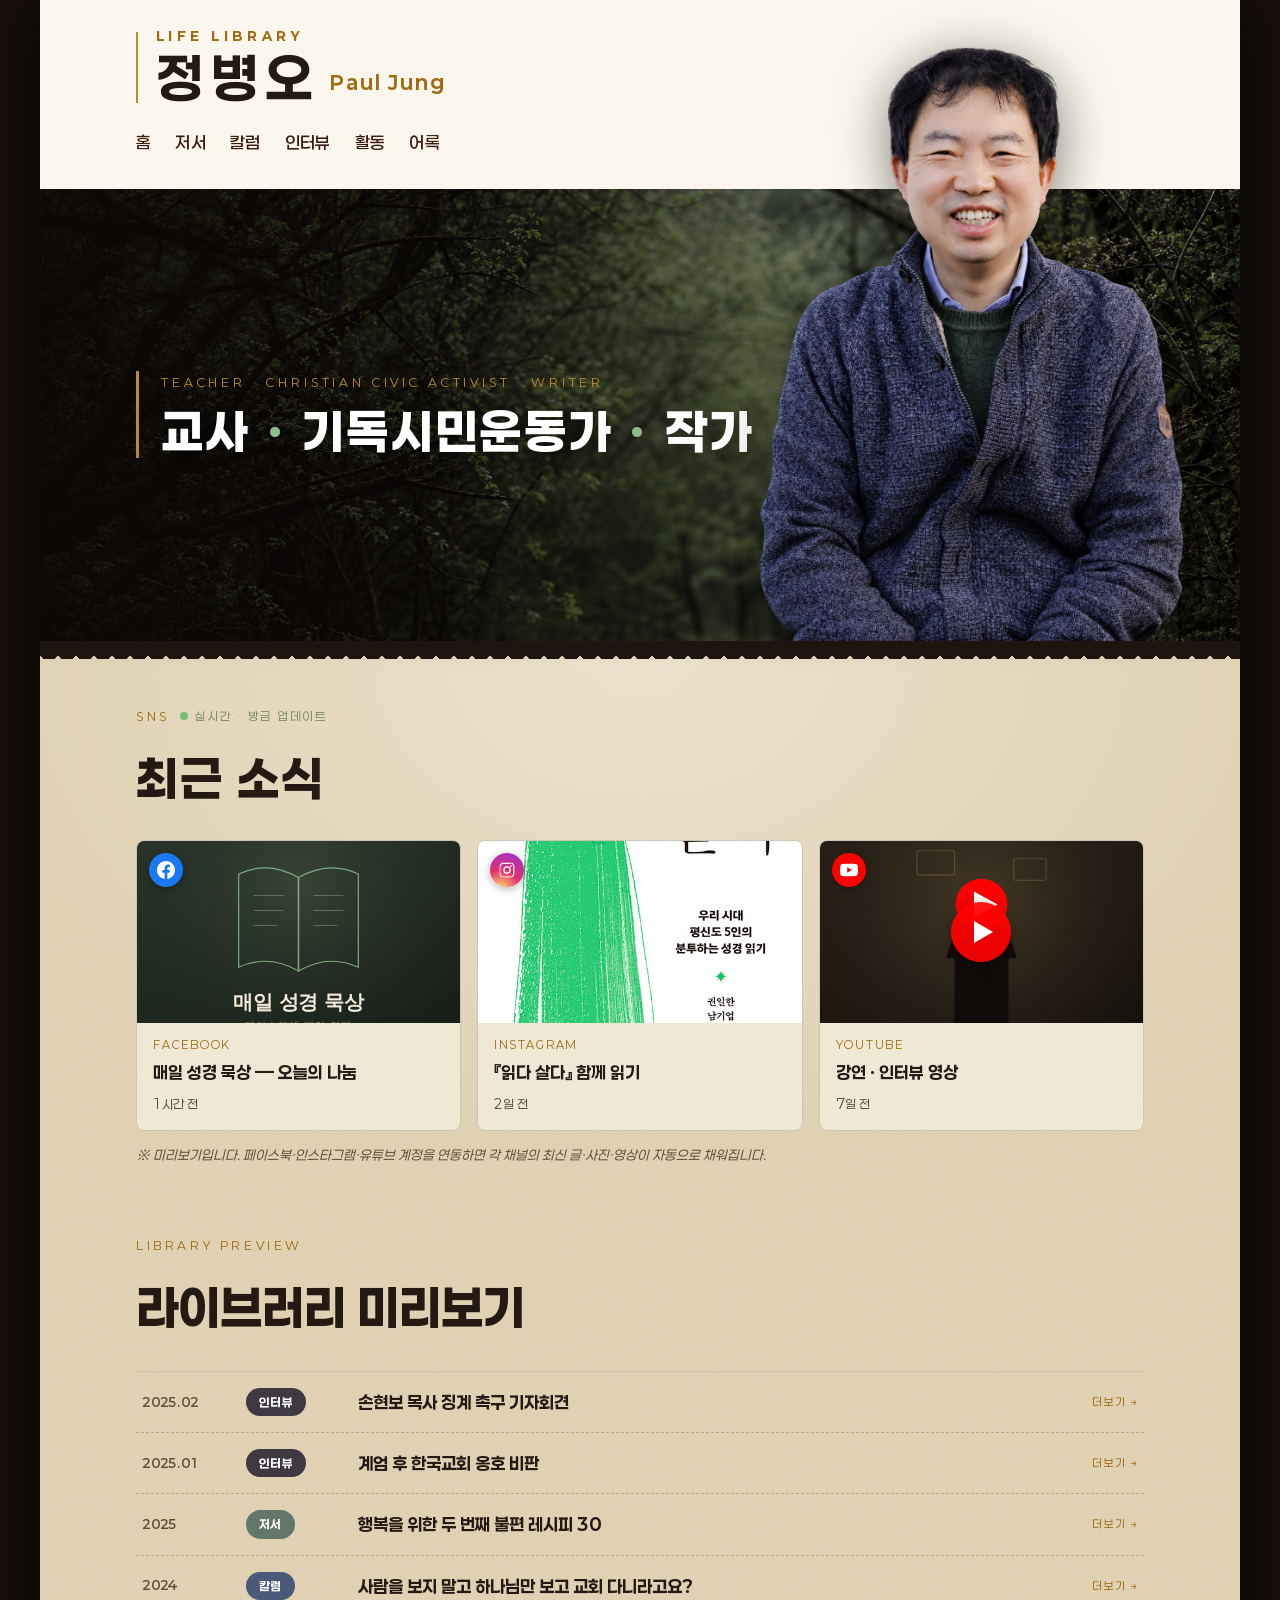
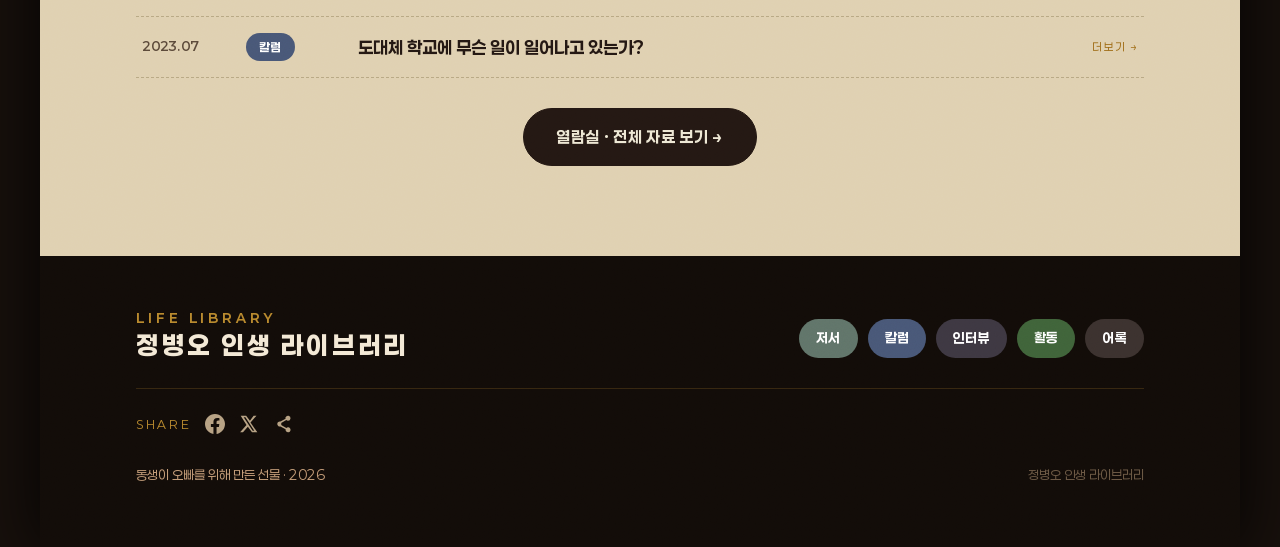
<file: index.html>
<!DOCTYPE html>
<html lang="ko">
<head>
<meta charset="utf-8" />
<meta name="viewport" content="width=device-width, initial-scale=1" />
<!-- 링크 공유 미리보기 (Open Graph) -->
<meta property="og:type" content="website" />
<meta property="og:url" content="https://lifelibrary-pauljung.pages.dev/" />
<meta property="og:title" content="정병오 인생 라이브러리" />
<meta property="og:description" content="교사 · 기독시민운동가 · 작가 정병오의 삶·글·활동을 담은 디지털 서고" />
<meta property="og:image" content="https://lifelibrary-pauljung.pages.dev/assets/og-image.jpg" />
<meta property="og:image:width" content="1200" />
<meta property="og:image:height" content="630" />
<meta name="twitter:card" content="summary_large_image" />
<meta name="twitter:title" content="정병오 인생 라이브러리" />
<meta name="twitter:description" content="교사 · 기독시민운동가 · 작가 정병오의 삶·글·활동을 담은 디지털 서고" />
<meta name="twitter:image" content="https://lifelibrary-pauljung.pages.dev/assets/og-image.jpg" />
<title>정병오 인생 라이브러리 · 서고(書庫)</title>
<meta name="description" content="교사·기독시민운동가·작가 정병오의 삶·글·활동을 담은 디지털 서고." />
<link rel="stylesheet" href="styles.css" />
</head>
<body>
<nav class="floatnav" aria-label="빠른 이동">
  <div class="floatnav-inner">
    <a class="fn-brand" href="index.html">정병오<span class="en">Paul Jung</span></a>
    <div class="fn-links">
      <a href="index.html" class="active">홈</a>
      <a href="books.html">저서</a>
      <a href="columns.html">칼럼</a>
      <a href="interviews.html">인터뷰</a>
      <a href="activities.html">활동</a>
      <a href="quotes.html">어록</a>
    </div>
  </div>
</nav>
<div class="shell">

  <!-- ============================ HERO — 가로 3구획: 흰색 / 어두운 이미지 / 인물 최상단 ============================ -->
  <header class="hero-g">
    <!-- 인물 (모든 요소 맨 위) -->
    <img class="hero-person load d2" src="assets/person.png" alt="정병오" />

    <!-- 1) 흰색 띠: 로고 + 네브바 + 공유 -->
    <div class="band-white">
      <div class="brand load d1">
        <span class="mark">Life Library</span>
        <span class="name">정병오<span class="en">Paul Jung</span></span>
      </div>
      <nav class="g-nav load d1">
        <a href="index.html" class="active">홈</a>
        <a href="books.html">저서</a>
        <a href="columns.html">칼럼</a>
        <a href="interviews.html">인터뷰</a>
        <a href="activities.html">활동</a>
        <a href="quotes.html">어록</a>
      </nav>
      <div class="g-share" aria-label="공유">
        <span class="lbl">Share</span>
        <a href="#" aria-label="페이스북"><svg viewBox="0 0 24 24" aria-hidden="true"><path d="M24 12.07C24 5.4 18.63 0 12 0S0 5.4 0 12.07C0 18.1 4.39 23.1 10.13 24v-8.44H7.08v-3.49h3.05V9.41c0-3.02 1.79-4.69 4.53-4.69 1.31 0 2.68.24 2.68.24v2.97h-1.51c-1.49 0-1.96.93-1.96 1.89v2.25h3.33l-.53 3.49h-2.8V24C19.61 23.1 24 18.1 24 12.07z"/></svg></a>
        <a href="#" aria-label="엑스(트위터)"><svg viewBox="0 0 24 24" aria-hidden="true"><path d="M17.5 2H21l-7.2 8.2L22 22h-6.4l-5-6.6L4.8 22H1.3l7.7-8.8L2 2h6.6l4.5 6 4.4-6zm-1.1 18h1.9L7.7 3.9H5.6L16.4 20z"/></svg></a>
        <a href="#" aria-label="공유"><svg viewBox="0 0 24 24" aria-hidden="true"><path d="M18 8a3 3 0 1 0-2.8-4H15a3 3 0 0 0 .1 1.6L8.9 9.1a3 3 0 1 0 0 5.8l6.2 3.5a3 3 0 1 0 .9-1.7L9.8 13.2a3 3 0 0 0 0-2.4l6.2-3.5c.5.4 1.2.7 2 .7z"/></svg></a>
      </div>
    </div>

    <!-- 2) 어두운 이미지 띠: 라벨 -->
    <div class="band-dark">
      <div class="releases load d3">
        <span class="kicker">Teacher · Christian Civic Activist · Writer</span>
        <h1>교사<span class="dot">·</span>기독시민운동가<span class="dot">·</span>작가</h1>
      </div>
    </div>
  </header>

  <div class="divider" aria-hidden="true"></div>

  <!-- ============================ SNS 최신 피드 ============================ -->
  <main class="panel detail">
    <section class="sns" aria-label="SNS 최신 피드">
      <div class="sns-head" data-reveal>
        <div>
          <span class="eyebrow">
            SNS
            <span class="live">실시간 · <span id="sns-updated">방금 업데이트</span></span>
          </span>
          <h2>최근 소식</h2>
        </div>
      </div>

      <!-- 최근 소식: 3채널 (Facebook / Instagram / YouTube) — 연동 시 자동 갱신 -->
      <div class="sns3" id="sns-grid" data-reveal>
        <a class="sns-card" data-sns="fb" href="#" target="_blank" rel="noopener">
          <div class="thumb">
            <img src="assets/feed-meditation.svg" alt="페이스북 게시물" loading="lazy" />
            <span class="pbadge fb"><svg viewBox="0 0 24 24" aria-hidden="true"><path d="M24 12.07C24 5.4 18.63 0 12 0S0 5.4 0 12.07C0 18.1 4.39 23.1 10.13 24v-8.44H7.08v-3.49h3.05V9.41c0-3.02 1.79-4.69 4.53-4.69 1.31 0 2.68.24 2.68.24v2.97h-1.51c-1.49 0-1.96.93-1.96 1.89v2.25h3.33l-.53 3.49h-2.8V24C19.61 23.1 24 18.1 24 12.07z"/></svg></span>
          </div>
          <div class="cbody">
            <div class="pname">Facebook</div>
            <div class="ctitle">매일 성경 묵상 — 오늘의 나눔</div>
            <div class="ctime ago" data-min="90">방금 전</div>
          </div>
        </a>

        <a class="sns-card" data-sns="ig" href="#" target="_blank" rel="noopener">
          <div class="thumb">
            <img src="assets/covers/읽다살다.jpg" alt="인스타그램 게시물" loading="lazy" />
            <span class="pbadge ig"><svg viewBox="0 0 24 24" aria-hidden="true"><path d="M12 2.2c3.2 0 3.58.01 4.85.07 1.17.05 1.8.25 2.23.41.56.22.96.48 1.38.9.42.42.68.82.9 1.38.16.42.36 1.06.41 2.23.06 1.27.07 1.65.07 4.85s-.01 3.58-.07 4.85c-.05 1.17-.25 1.8-.41 2.23-.22.56-.48.96-.9 1.38-.42.42-.82.68-1.38.9-.42.16-1.06.36-2.23.41-1.27.06-1.65.07-4.85.07s-3.58-.01-4.85-.07c-1.17-.05-1.8-.25-2.23-.41a3.7 3.7 0 0 1-1.38-.9 3.7 3.7 0 0 1-.9-1.38c-.16-.42-.36-1.06-.41-2.23C2.2 15.58 2.2 15.2 2.2 12s.01-3.58.07-4.85c.05-1.17.25-1.8.41-2.23.22-.56.48-.96.9-1.38.42-.42.82-.68 1.38-.9.42-.16 1.06-.36 2.23-.41C8.42 2.2 8.8 2.2 12 2.2zm0 1.8c-3.15 0-3.5.01-4.74.07-.9.04-1.38.19-1.7.32-.43.17-.74.37-1.06.69-.32.32-.52.63-.69 1.06-.13.32-.28.8-.32 1.7C3.2 8.5 3.2 8.85 3.2 12s.01 3.5.07 4.74c.04.9.19 1.38.32 1.7.17.43.37.74.69 1.06.32.32.63.52 1.06.69.32.13.8.28 1.7.32 1.24.06 1.59.07 4.74.07s3.5-.01 4.74-.07c.9-.04 1.38-.19 1.7-.32.43-.17.74-.37 1.06-.69.32-.32.52-.63.69-1.06.13-.32.28-.8.32-1.7.06-1.24.07-1.59.07-4.74s-.01-3.5-.07-4.74c-.04-.9-.19-1.38-.32-1.7a2.85 2.85 0 0 0-.69-1.06 2.85 2.85 0 0 0-1.06-.69c-.32-.13-.8-.28-1.7-.32C15.5 4.01 15.15 4 12 4zm0 3.06a4.94 4.94 0 1 1 0 9.88 4.94 4.94 0 0 1 0-9.88zm0 8.15a3.2 3.2 0 1 0 0-6.42 3.2 3.2 0 0 0 0 6.42zm6.3-8.35a1.15 1.15 0 1 1-2.3 0 1.15 1.15 0 0 1 2.3 0z"/></svg></span>
          </div>
          <div class="cbody">
            <div class="pname">Instagram</div>
            <div class="ctitle">『읽다 살다』 함께 읽기</div>
            <div class="ctime ago" data-min="2880">2일 전</div>
          </div>
        </a>

        <a class="sns-card" data-sns="yt" href="#" target="_blank" rel="noopener">
          <div class="thumb">
            <img src="assets/feed-youtube.svg" alt="유튜브 영상" loading="lazy" />
            <span class="play" aria-hidden="true"></span>
            <span class="pbadge yt"><svg viewBox="0 0 24 24" aria-hidden="true"><path d="M23.5 6.2a3 3 0 0 0-2.1-2.1C19.5 3.6 12 3.6 12 3.6s-7.5 0-9.4.5A3 3 0 0 0 .5 6.2 31 31 0 0 0 0 12a31 31 0 0 0 .5 5.8 3 3 0 0 0 2.1 2.1c1.9.5 9.4.5 9.4.5s7.5 0 9.4-.5a3 3 0 0 0 2.1-2.1A31 31 0 0 0 24 12a31 31 0 0 0-.5-5.8zM9.6 15.6V8.4l6.3 3.6-6.3 3.6z"/></svg></span>
          </div>
          <div class="cbody">
            <div class="pname">YouTube</div>
            <div class="ctitle">강연 · 인터뷰 영상</div>
            <div class="ctime ago" data-min="10080">1주 전</div>
          </div>
        </a>
      </div>

      <p class="sns-note">※ 미리보기입니다. 페이스북·인스타그램·유튜브 계정을 연동하면 각 채널의 최신 글·사진·영상이 자동으로 채워집니다.</p>
    </section>

    <!-- 라이브러리 미리보기 -->
    <section class="lib-preview" aria-label="라이브러리 미리보기">
      <div class="lib-head" data-reveal>
        <span class="eyebrow">Library Preview</span>
        <h2>라이브러리 미리보기</h2>
      </div>
      <div class="lib-list" data-reveal>
        <a class="lib-row" href="interviews.html">
          <span class="ld">2025.02</span>
          <span class="lc" style="--c: var(--t-media);">인터뷰</span>
          <span class="lt">손현보 목사 징계 촉구 기자회견</span>
          <span class="lm">더보기 →</span>
        </a>
        <a class="lib-row" href="interviews.html">
          <span class="ld">2025.01</span>
          <span class="lc" style="--c: var(--t-media);">인터뷰</span>
          <span class="lt">계엄 후 한국교회 옹호 비판</span>
          <span class="lm">더보기 →</span>
        </a>
        <a class="lib-row" href="books.html">
          <span class="ld">2025</span>
          <span class="lc" style="--c: var(--t-book);">저서</span>
          <span class="lt">행복을 위한 두 번째 불편 레시피 30</span>
          <span class="lm">더보기 →</span>
        </a>
        <a class="lib-row" href="columns.html">
          <span class="ld">2024</span>
          <span class="lc" style="--c: var(--t-essay);">칼럼</span>
          <span class="lt">사람을 보지 말고 하나님만 보고 교회 다니라고요?</span>
          <span class="lm">더보기 →</span>
        </a>
        <a class="lib-row" href="columns.html">
          <span class="ld">2023.07</span>
          <span class="lc" style="--c: var(--t-essay);">칼럼</span>
          <span class="lt">도대체 학교에 무슨 일이 일어나고 있는가?</span>
          <span class="lm">더보기 →</span>
        </a>
      </div>
      <div class="lib-more" data-reveal>
        <a class="btn-more" href="catalog.html">열람실 · 전체 자료 보기 →</a>
      </div>
    </section>
  </main>

  <!-- ============================ FOOTER ============================ -->
  <footer class="foot">
    <div class="foot-top">
      <div class="brand">
        <span class="mark">Life Library</span>
        <span class="fname">정병오 인생 라이브러리</span>
      </div>
      <nav class="foot-links">
        <a href="books.html">저서</a>
        <a href="columns.html">칼럼</a>
        <a href="interviews.html">인터뷰</a>
        <a href="activities.html">활동</a>
        <a href="quotes.html">어록</a>
      </nav>
    </div>

    <div class="foot-share" aria-label="공유">
      <span class="lbl">Share</span>
      <a href="https://www.facebook.com/" target="_blank" rel="noopener" aria-label="페이스북"><svg viewBox="0 0 24 24" aria-hidden="true"><path d="M24 12.07C24 5.4 18.63 0 12 0S0 5.4 0 12.07C0 18.1 4.39 23.1 10.13 24v-8.44H7.08v-3.49h3.05V9.41c0-3.02 1.79-4.69 4.53-4.69 1.31 0 2.68.24 2.68.24v2.97h-1.51c-1.49 0-1.96.93-1.96 1.89v2.25h3.33l-.53 3.49h-2.8V24C19.61 23.1 24 18.1 24 12.07z"/></svg></a>
      <a href="https://twitter.com/" target="_blank" rel="noopener" aria-label="엑스(트위터)"><svg viewBox="0 0 24 24" aria-hidden="true"><path d="M17.5 2H21l-7.2 8.2L22 22h-6.4l-5-6.6L4.8 22H1.3l7.7-8.8L2 2h6.6l4.5 6 4.4-6zm-1.1 18h1.9L7.7 3.9H5.6L16.4 20z"/></svg></a>
      <a href="https://www.instagram.com/" target="_blank" rel="noopener" aria-label="인스타그램"><svg viewBox="0 0 24 24" aria-hidden="true"><path d="M18 8a3 3 0 1 0-2.8-4H15a3 3 0 0 0 .1 1.6L8.9 9.1a3 3 0 1 0 0 5.8l6.2 3.5a3 3 0 1 0 .9-1.7L9.8 13.2a3 3 0 0 0 0-2.4l6.2-3.5c.5.4 1.2.7 2 .7z"/></svg></a>
    </div>

    <div class="foot-bottom">
      <span class="gift">동생이 오빠를 위해 만든 선물 · 2026</span>
      <span>정병오 인생 라이브러리</span>
    </div>
  </footer>

</div>

<script>
  // 스크롤 리빌
  (function () {
    var els = document.querySelectorAll('[data-reveal]');
    if (!('IntersectionObserver' in window) || window.matchMedia('(prefers-reduced-motion: reduce)').matches) {
      els.forEach(function (el) { el.classList.add('in'); });
    } else {
      var io = new IntersectionObserver(function (es) {
        es.forEach(function (e) { if (e.isIntersecting) { e.target.classList.add('in'); io.unobserve(e.target); } });
      }, { threshold: 0.12, rootMargin: '0px 0px -8% 0px' });
      els.forEach(function (el) { io.observe(el); });
    }
  })();

  /* =====================================================================
     SNS 피드 연동 지점 (현재: 목업 / 실제 연동 시 이 함수만 교체)
     - 페이스북/인스타그램 그래프 API로 최신 게시물을 받아
       #sns-grid 안의 타일을 채우고, 링크(href)를 각 게시물 permalink로 설정.
     - 실제 연동에는 오빠 계정의 페이지 액세스 토큰 + 서버(프록시)가 필요합니다.
       (브라우저에서 토큰을 직접 노출하면 안 되므로 간단한 백엔드가 필요)
     예) fetch('/api/facebook/latest').then(r=>r.json()).then(renderPosts);
     ===================================================================== */
  function renderPosts(posts) {
    // posts: [{ image, caption, permalink, minutesAgo }]
    // 실제 연동 시 여기서 #sns-grid 를 다시 그림.
  }

  // 상대 시간 표기 (목업)
  (function () {
    function label(min) {
      if (min < 60) return '방금 전';
      if (min < 1440) return Math.floor(min / 60) + '시간 전';
      return Math.floor(min / 1440) + '일 전';
    }
    document.querySelectorAll('.ago').forEach(function (el) {
      el.textContent = label(parseInt(el.dataset.min, 10) || 0);
    });
    var u = document.getElementById('sns-updated');
    if (u) u.textContent = '방금 업데이트';
  })();

  // ▼ 실제 계정 주소로 바꾸세요 (여기 한 곳만 고치면 전체 링크가 바뀝니다)
  // ▼ 실제 계정 주소로 바꾸세요 (여기 세 곳만 고치면 카드/공유 링크가 전부 바뀝니다)
  var SNS = {
    fb: 'https://www.facebook.com/',
    ig: 'https://www.instagram.com/',
    yt: 'https://www.youtube.com/'
  };
  (function () {
    document.querySelectorAll('[data-sns]').forEach(function (a) {
      var u = SNS[a.dataset.sns]; if (u) a.href = u;
    });
    document.querySelectorAll('.g-share a').forEach(function (a) { a.href = SNS.fb; a.target = '_blank'; a.rel = 'noopener'; });
  })();
</script>
<script>
  (function () {
    var fn = document.querySelector('.floatnav');
    if (!fn) return;
    function upd() { if (window.scrollY > 340) fn.classList.add('show'); else fn.classList.remove('show'); }
    window.addEventListener('scroll', upd, { passive: true });
    upd();
  })();
</script>
</body>
</html>
</file>
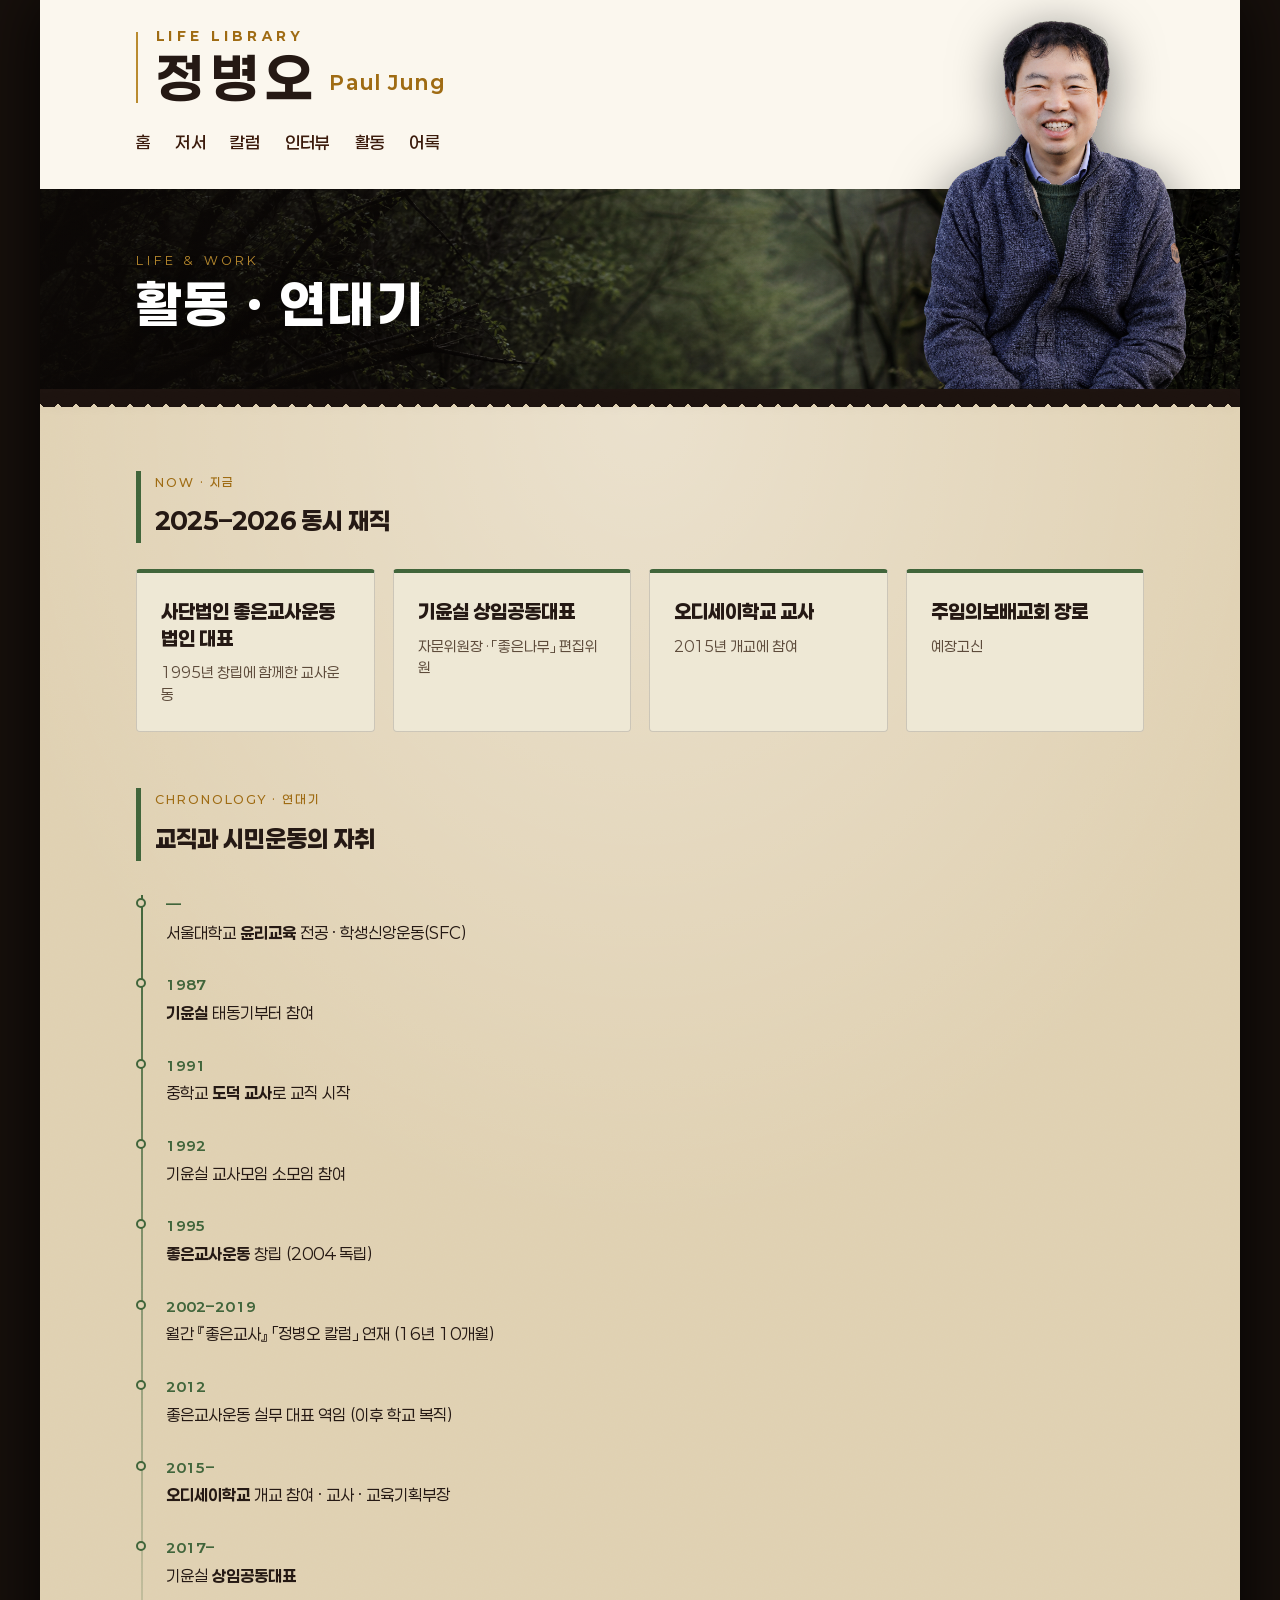
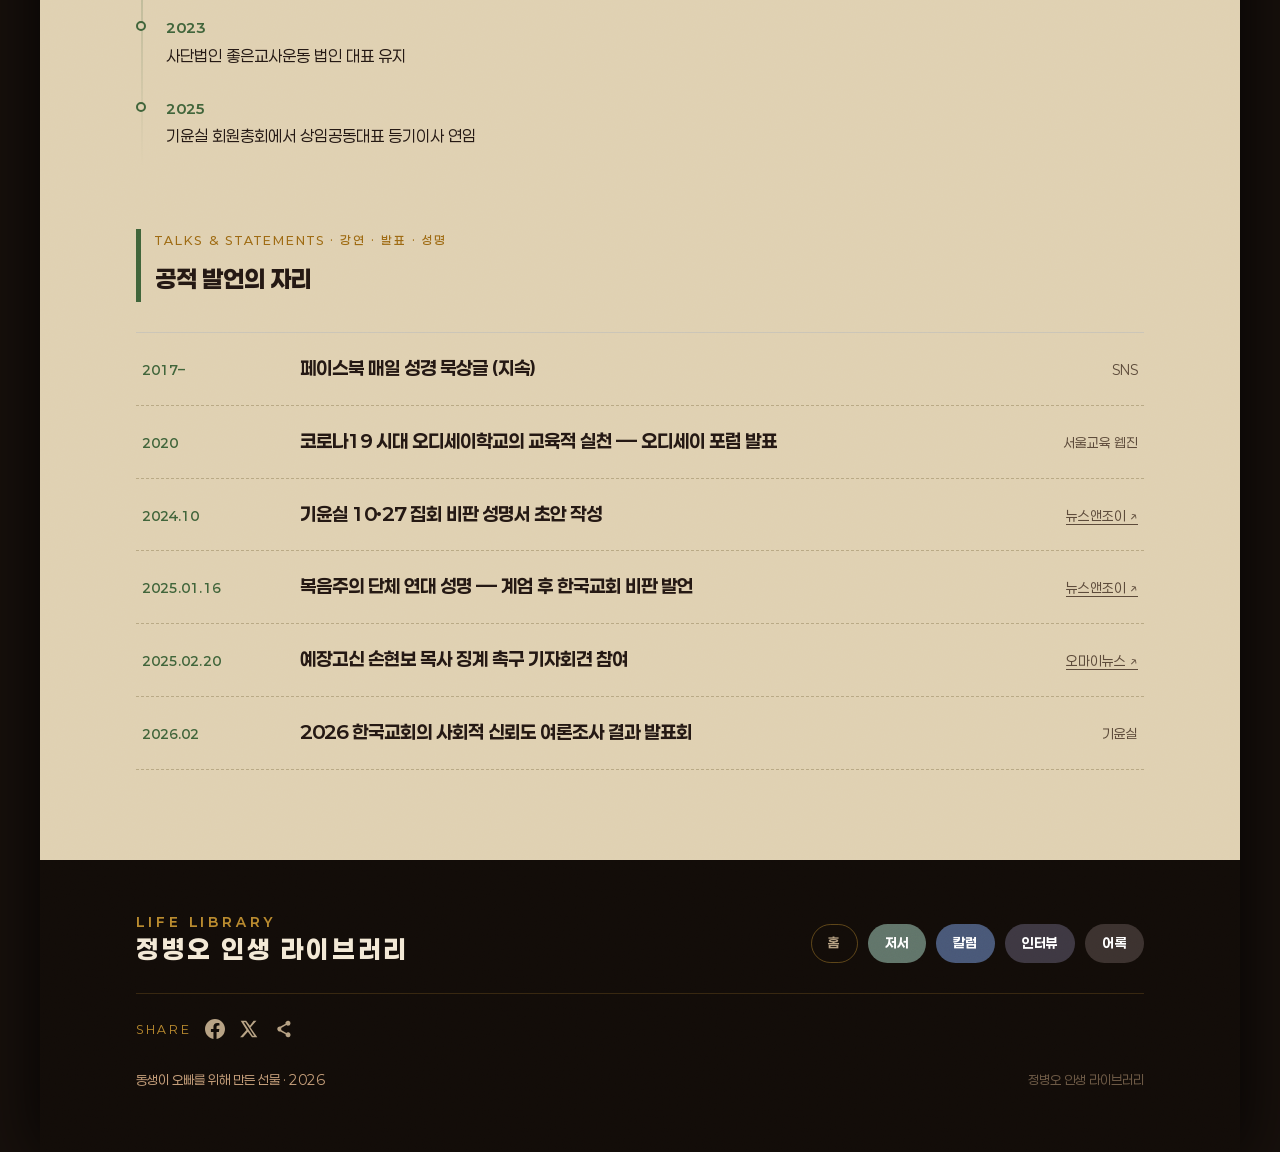
<file: activities.html>
<!DOCTYPE html>
<html lang="ko">
<head>
<meta charset="utf-8" />
<meta name="viewport" content="width=device-width, initial-scale=1" />
<!-- 링크 공유 미리보기 (Open Graph) -->
<meta property="og:type" content="website" />
<meta property="og:url" content="https://lifelibrary-pauljung.pages.dev/" />
<meta property="og:title" content="정병오 인생 라이브러리" />
<meta property="og:description" content="교사 · 기독시민운동가 · 작가 정병오의 삶·글·활동을 담은 디지털 서고" />
<meta property="og:image" content="https://lifelibrary-pauljung.pages.dev/assets/og-image.jpg" />
<meta property="og:image:width" content="1200" />
<meta property="og:image:height" content="630" />
<meta name="twitter:card" content="summary_large_image" />
<meta name="twitter:title" content="정병오 인생 라이브러리" />
<meta name="twitter:description" content="교사 · 기독시민운동가 · 작가 정병오의 삶·글·활동을 담은 디지털 서고" />
<meta name="twitter:image" content="https://lifelibrary-pauljung.pages.dev/assets/og-image.jpg" />
<title>활동 · 연대기 · 정병오 인생 라이브러리</title>
<meta name="description" content="정병오의 교직·시민운동 연대기와 현재 직함, 강연·발표·성명." />
<link rel="stylesheet" href="styles.css" />
</head>
<body>
<nav class="floatnav" aria-label="빠른 이동">
  <div class="floatnav-inner">
    <a class="fn-brand" href="index.html">정병오<span class="en">Paul Jung</span></a>
    <div class="fn-links">
      <a href="index.html">홈</a>
      <a href="books.html">저서</a>
      <a href="columns.html">칼럼</a>
      <a href="interviews.html">인터뷰</a>
      <a href="activities.html" class="active">활동</a>
      <a href="quotes.html">어록</a>
    </div>
  </div>
</nav>
<div class="shell">

  <header class="hero-g inside">
    <img class="hero-person load d2" src="assets/person.png" alt="정병오" />
    <div class="band-white">
      <div class="brand load d1">
        <span class="mark">Life Library</span>
        <span class="name">정병오<span class="en">Paul Jung</span></span>
      </div>
      <nav class="g-nav load d1">
        <a href="index.html">홈</a>
        <a href="books.html">저서</a>
        <a href="columns.html">칼럼</a>
        <a href="interviews.html">인터뷰</a>
        <a href="activities.html" class="active">활동</a>
        <a href="quotes.html">어록</a>
      </nav>
      <div class="g-share" aria-label="공유">
        <span class="lbl">Share</span>
        <a href="https://www.facebook.com/" target="_blank" rel="noopener" aria-label="페이스북"><svg viewBox="0 0 24 24" aria-hidden="true"><path d="M24 12.07C24 5.4 18.63 0 12 0S0 5.4 0 12.07C0 18.1 4.39 23.1 10.13 24v-8.44H7.08v-3.49h3.05V9.41c0-3.02 1.79-4.69 4.53-4.69 1.31 0 2.68.24 2.68.24v2.97h-1.51c-1.49 0-1.96.93-1.96 1.89v2.25h3.33l-.53 3.49h-2.8V24C19.61 23.1 24 18.1 24 12.07z"/></svg></a>
        <a href="https://twitter.com/" target="_blank" rel="noopener" aria-label="엑스(트위터)"><svg viewBox="0 0 24 24" aria-hidden="true"><path d="M17.5 2H21l-7.2 8.2L22 22h-6.4l-5-6.6L4.8 22H1.3l7.7-8.8L2 2h6.6l4.5 6 4.4-6zm-1.1 18h1.9L7.7 3.9H5.6L16.4 20z"/></svg></a>
        <a href="https://www.instagram.com/" target="_blank" rel="noopener" aria-label="인스타그램"><svg viewBox="0 0 24 24" aria-hidden="true"><path d="M18 8a3 3 0 1 0-2.8-4H15a3 3 0 0 0 .1 1.6L8.9 9.1a3 3 0 1 0 0 5.8l6.2 3.5a3 3 0 1 0 .9-1.7L9.8 13.2a3 3 0 0 0 0-2.4l6.2-3.5c.5.4 1.2.7 2 .7z"/></svg></a>
      </div>
    </div>
    <div class="band-dark">
      <div class="page-title-in load d3">
        <span class="kicker">Life &amp; Work</span>
        <h1>활동 · 연대기</h1>
      </div>
    </div>
  </header>

  <nav class="crumb-bar" aria-label="위치">
    <span class="here">현재 위치</span><a href="index.html">홈</a><span class="sep">|</span>활동 · 연대기
  </nav>

  <div class="divider" aria-hidden="true"></div>

  <main class="panel detail">
    <!-- 지금 -->
    <h2 class="subhead act" data-reveal>
      <span class="s">Now · 지금</span>
      2025–2026 동시 재직
    </h2>
    <div class="roles" data-reveal>
      <div class="role"><div class="rn">사단법인 좋은교사운동 법인 대표</div><div class="ro">1995년 창립에 함께한 교사운동</div></div>
      <div class="role"><div class="rn">기윤실 상임공동대표</div><div class="ro">자문위원장 · 「좋은나무」 편집위원</div></div>
      <div class="role"><div class="rn">오디세이학교 교사</div><div class="ro">2015년 개교에 참여</div></div>
      <div class="role"><div class="rn">주임의보배교회 장로</div><div class="ro">예장고신</div></div>
    </div>

    <!-- 연대기 -->
    <h2 class="subhead act" data-reveal>
      <span class="s">Chronology · 연대기</span>
      교직과 시민운동의 자취
    </h2>
    <ul class="act-timeline" data-reveal>
      <li><span class="yr">—</span><span class="ev">서울대학교 <b>윤리교육</b> 전공 · 학생신앙운동(SFC)</span></li>
      <li><span class="yr">1987</span><span class="ev"><b>기윤실</b> 태동기부터 참여</span></li>
      <li><span class="yr">1991</span><span class="ev">중학교 <b>도덕 교사</b>로 교직 시작</span></li>
      <li><span class="yr">1992</span><span class="ev">기윤실 교사모임 소모임 참여</span></li>
      <li><span class="yr">1995</span><span class="ev"><b>좋은교사운동</b> 창립 (2004 독립)</span></li>
      <li><span class="yr">2002–2019</span><span class="ev">월간 『좋은교사』 「정병오 칼럼」 연재 (16년 10개월)</span></li>
      <li><span class="yr">2012</span><span class="ev">좋은교사운동 실무 대표 역임 (이후 학교 복직)</span></li>
      <li><span class="yr">2015–</span><span class="ev"><b>오디세이학교</b> 개교 참여 · 교사 · 교육기획부장</span></li>
      <li><span class="yr">2017–</span><span class="ev">기윤실 <b>상임공동대표</b></span></li>
      <li><span class="yr">2023</span><span class="ev">사단법인 좋은교사운동 법인 대표 유지</span></li>
      <li><span class="yr">2025</span><span class="ev">기윤실 회원총회에서 상임공동대표 등기이사 연임</span></li>
    </ul>

    <!-- 강연·발표·성명 -->
    <h2 class="subhead act" data-reveal>
      <span class="s">Talks &amp; Statements · 강연 · 발표 · 성명</span>
      공적 발언의 자리
    </h2>
    <div class="records" data-reveal style="--acc: var(--t-act);">
      <div class="record"><div class="rd">2017–</div><div class="rt">페이스북 매일 성경 묵상글 (지속)</div><div class="rs">SNS</div></div>
      <div class="record"><div class="rd">2020</div><div class="rt">코로나19 시대 오디세이학교의 교육적 실천 — 오디세이 포럼 발표</div><div class="rs">서울교육 웹진</div></div>
      <a class="record" href="https://www.newsnjoy.or.kr/news/articleView.html?idxno=306727" target="_blank" rel="noopener"><div class="rd">2024.10</div><div class="rt">기윤실 10·27 집회 비판 성명서 초안 작성</div><div class="rs">뉴스앤조이 ↗</div></a>
      <a class="record" href="https://www.newsnjoy.or.kr/news/articleView.html?idxno=306986" target="_blank" rel="noopener"><div class="rd">2025.01.16</div><div class="rt">복음주의 단체 연대 성명 — 계엄 후 한국교회 비판 발언</div><div class="rs">뉴스앤조이 ↗</div></a>
      <a class="record" href="https://web.archive.org/web/20250221130207/https://www.ohmynews.com/NWS_Web/View/at_pg.aspx?CNTN_CD=A0003105096" target="_blank" rel="noopener"><div class="rd">2025.02.20</div><div class="rt">예장고신 손현보 목사 징계 촉구 기자회견 참여</div><div class="rs">오마이뉴스 ↗</div></a>
      <div class="record"><div class="rd">2026.02</div><div class="rt">2026 한국교회의 사회적 신뢰도 여론조사 결과 발표회</div><div class="rs">기윤실</div></div>
    </div>
  </main>

  <footer class="foot">
    <div class="foot-top">
      <div class="brand"><span class="mark">Life Library</span><span class="fname">정병오 인생 라이브러리</span></div>
      <nav class="foot-links">
        <a href="index.html">홈</a><a href="books.html">저서</a><a href="columns.html">칼럼</a><a href="interviews.html">인터뷰</a><a href="quotes.html">어록</a>
      </nav>
    </div>

    <div class="foot-share" aria-label="공유">
      <span class="lbl">Share</span>
      <a href="https://www.facebook.com/" target="_blank" rel="noopener" aria-label="페이스북"><svg viewBox="0 0 24 24" aria-hidden="true"><path d="M24 12.07C24 5.4 18.63 0 12 0S0 5.4 0 12.07C0 18.1 4.39 23.1 10.13 24v-8.44H7.08v-3.49h3.05V9.41c0-3.02 1.79-4.69 4.53-4.69 1.31 0 2.68.24 2.68.24v2.97h-1.51c-1.49 0-1.96.93-1.96 1.89v2.25h3.33l-.53 3.49h-2.8V24C19.61 23.1 24 18.1 24 12.07z"/></svg></a>
      <a href="https://twitter.com/" target="_blank" rel="noopener" aria-label="엑스(트위터)"><svg viewBox="0 0 24 24" aria-hidden="true"><path d="M17.5 2H21l-7.2 8.2L22 22h-6.4l-5-6.6L4.8 22H1.3l7.7-8.8L2 2h6.6l4.5 6 4.4-6zm-1.1 18h1.9L7.7 3.9H5.6L16.4 20z"/></svg></a>
      <a href="https://www.instagram.com/" target="_blank" rel="noopener" aria-label="인스타그램"><svg viewBox="0 0 24 24" aria-hidden="true"><path d="M18 8a3 3 0 1 0-2.8-4H15a3 3 0 0 0 .1 1.6L8.9 9.1a3 3 0 1 0 0 5.8l6.2 3.5a3 3 0 1 0 .9-1.7L9.8 13.2a3 3 0 0 0 0-2.4l6.2-3.5c.5.4 1.2.7 2 .7z"/></svg></a>
    </div>

    <div class="foot-bottom">
      <span class="gift">동생이 오빠를 위해 만든 선물 · 2026</span>
      <span>정병오 인생 라이브러리</span>
    </div>
  </footer>

</div>
<script>
  (function () {
    var els = document.querySelectorAll('[data-reveal]');
    if (!('IntersectionObserver' in window) || window.matchMedia('(prefers-reduced-motion: reduce)').matches) {
      els.forEach(function (el) { el.classList.add('in'); }); return;
    }
    var io = new IntersectionObserver(function (es) {
      es.forEach(function (e) { if (e.isIntersecting) { e.target.classList.add('in'); io.unobserve(e.target); } });
    }, { threshold: 0.12, rootMargin: '0px 0px -8% 0px' });
    els.forEach(function (el) { io.observe(el); });
  })();
</script>
<script>
  (function () {
    var fn = document.querySelector('.floatnav');
    if (!fn) return;
    function upd() { if (window.scrollY > 340) fn.classList.add('show'); else fn.classList.remove('show'); }
    window.addEventListener('scroll', upd, { passive: true });
    upd();
  })();
</script>
</body>
</html>
</file>
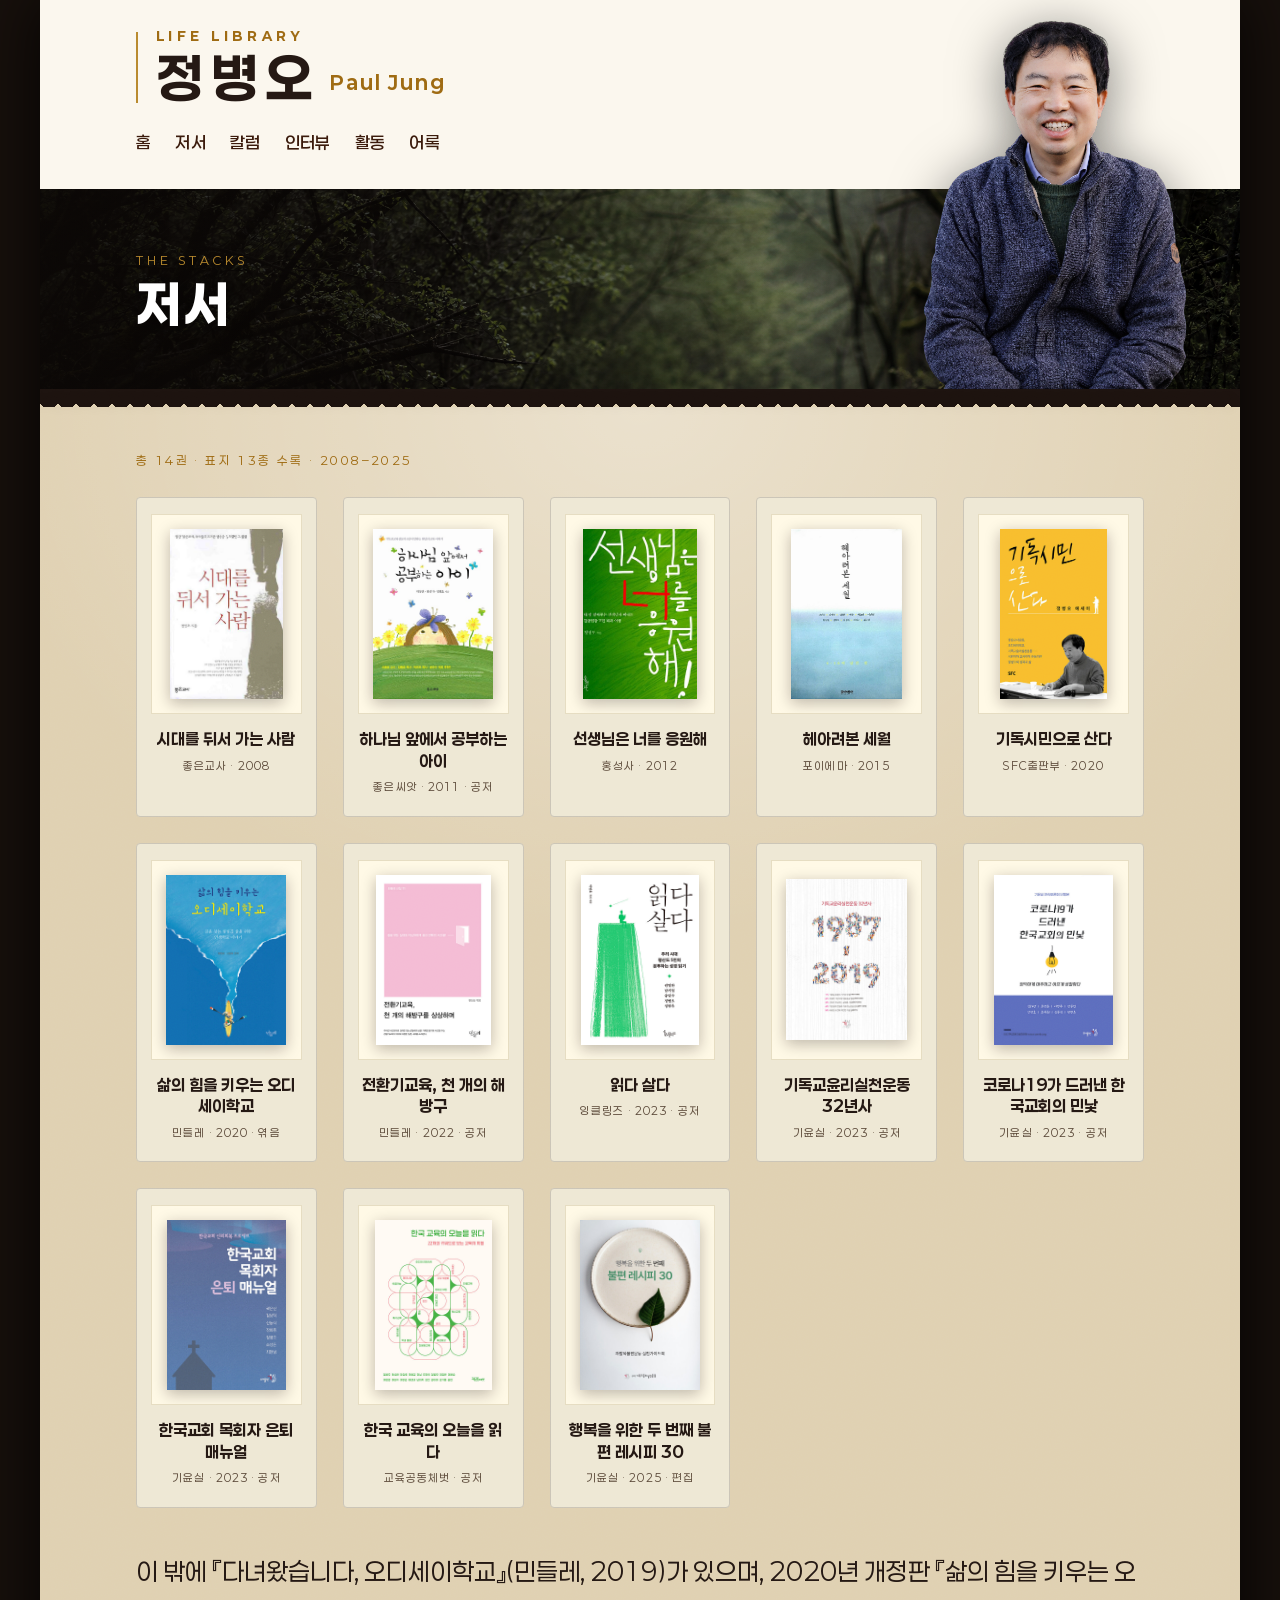
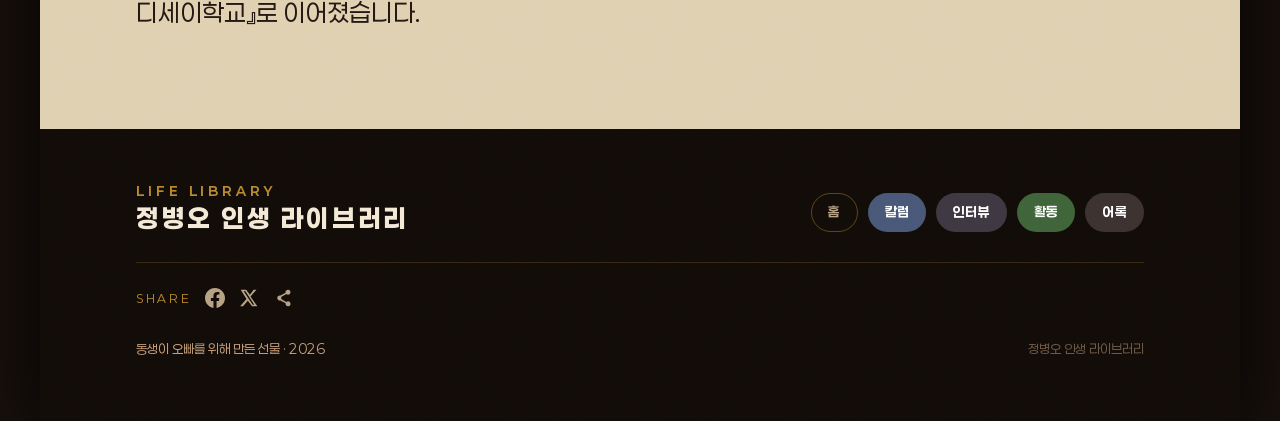
<file: books.html>
<!DOCTYPE html>
<html lang="ko">
<head>
<meta charset="utf-8" />
<meta name="viewport" content="width=device-width, initial-scale=1" />
<!-- 링크 공유 미리보기 (Open Graph) -->
<meta property="og:type" content="website" />
<meta property="og:url" content="https://lifelibrary-pauljung.pages.dev/" />
<meta property="og:title" content="정병오 인생 라이브러리" />
<meta property="og:description" content="교사 · 기독시민운동가 · 작가 정병오의 삶·글·활동을 담은 디지털 서고" />
<meta property="og:image" content="https://lifelibrary-pauljung.pages.dev/assets/og-image.jpg" />
<meta property="og:image:width" content="1200" />
<meta property="og:image:height" content="630" />
<meta name="twitter:card" content="summary_large_image" />
<meta name="twitter:title" content="정병오 인생 라이브러리" />
<meta name="twitter:description" content="교사 · 기독시민운동가 · 작가 정병오의 삶·글·활동을 담은 디지털 서고" />
<meta name="twitter:image" content="https://lifelibrary-pauljung.pages.dev/assets/og-image.jpg" />
<title>저서 · 정병오 인생 라이브러리</title>
<meta name="description" content="정병오 저서 14권 — 단독 저서와 공저." />
<link rel="stylesheet" href="styles.css" />
</head>
<body>
<nav class="floatnav" aria-label="빠른 이동">
  <div class="floatnav-inner">
    <a class="fn-brand" href="index.html">정병오<span class="en">Paul Jung</span></a>
    <div class="fn-links">
      <a href="index.html">홈</a>
      <a href="books.html" class="active">저서</a>
      <a href="columns.html">칼럼</a>
      <a href="interviews.html">인터뷰</a>
      <a href="activities.html">활동</a>
      <a href="quotes.html">어록</a>
    </div>
  </div>
</nav>
<div class="shell">

  <header class="hero-g inside">
    <img class="hero-person load d2" src="assets/person.png" alt="정병오" />
    <div class="band-white">
      <div class="brand load d1">
        <span class="mark">Life Library</span>
        <span class="name">정병오<span class="en">Paul Jung</span></span>
      </div>
      <nav class="g-nav load d1">
        <a href="index.html">홈</a>
        <a href="books.html" class="active">저서</a>
        <a href="columns.html">칼럼</a>
        <a href="interviews.html">인터뷰</a>
        <a href="activities.html">활동</a>
        <a href="quotes.html">어록</a>
      </nav>
      <div class="g-share" aria-label="공유">
        <span class="lbl">Share</span>
        <a href="https://www.facebook.com/" target="_blank" rel="noopener" aria-label="페이스북"><svg viewBox="0 0 24 24" aria-hidden="true"><path d="M24 12.07C24 5.4 18.63 0 12 0S0 5.4 0 12.07C0 18.1 4.39 23.1 10.13 24v-8.44H7.08v-3.49h3.05V9.41c0-3.02 1.79-4.69 4.53-4.69 1.31 0 2.68.24 2.68.24v2.97h-1.51c-1.49 0-1.96.93-1.96 1.89v2.25h3.33l-.53 3.49h-2.8V24C19.61 23.1 24 18.1 24 12.07z"/></svg></a>
        <a href="https://twitter.com/" target="_blank" rel="noopener" aria-label="엑스(트위터)"><svg viewBox="0 0 24 24" aria-hidden="true"><path d="M17.5 2H21l-7.2 8.2L22 22h-6.4l-5-6.6L4.8 22H1.3l7.7-8.8L2 2h6.6l4.5 6 4.4-6zm-1.1 18h1.9L7.7 3.9H5.6L16.4 20z"/></svg></a>
        <a href="https://www.instagram.com/" target="_blank" rel="noopener" aria-label="인스타그램"><svg viewBox="0 0 24 24" aria-hidden="true"><path d="M18 8a3 3 0 1 0-2.8-4H15a3 3 0 0 0 .1 1.6L8.9 9.1a3 3 0 1 0 0 5.8l6.2 3.5a3 3 0 1 0 .9-1.7L9.8 13.2a3 3 0 0 0 0-2.4l6.2-3.5c.5.4 1.2.7 2 .7z"/></svg></a>
      </div>
    </div>
    <div class="band-dark">
      <div class="page-title-in load d3">
        <span class="kicker">The Stacks</span>
        <h1>저서</h1>
      </div>
    </div>
  </header>

  <nav class="crumb-bar" aria-label="위치">
    <span class="here">현재 위치</span><a href="index.html">홈</a><span class="sep">|</span>저서
  </nav>

  <div class="divider" aria-hidden="true"></div>

  <main class="panel detail">
    <p class="count-line" data-reveal>총 14권 · 표지 13종 수록 · 2008–2025</p>

    <div class="stacks" data-reveal style="margin-top:26px;">
      <a class="book" href="https://www.aladin.co.kr/shop/wproduct.aspx?ItemId=2595726" target="_blank" rel="noopener"><div class="cover"><img src="assets/covers/시대를뒤서가는사람.jpg" alt="시대를 뒤서 가는 사람 표지" loading="lazy" /></div><div class="bt">시대를 뒤서 가는 사람</div><div class="bm">좋은교사 · 2008</div></a>
      <a class="book" href="https://www.aladin.co.kr/shop/wproduct.aspx?ItemId=13916099" target="_blank" rel="noopener"><div class="cover"><img src="assets/covers/하나님앞에서공부하는아이.jpg" alt="하나님 앞에서 공부하는 아이 표지" loading="lazy" /></div><div class="bt">하나님 앞에서 공부하는 아이</div><div class="bm">좋은씨앗 · 2011 · 공저</div></a>
      <a class="book" href="https://www.aladin.co.kr/shop/wproduct.aspx?ItemId=18637668" target="_blank" rel="noopener"><div class="cover"><img src="assets/covers/선생님은너를응원해.jpg" alt="선생님은 너를 응원해 표지" loading="lazy" /></div><div class="bt">선생님은 너를 응원해</div><div class="bm">홍성사 · 2012</div></a>
      <a class="book" href="https://www.aladin.co.kr/shop/wproduct.aspx?ItemId=56257253" target="_blank" rel="noopener"><div class="cover"><img src="assets/covers/헤아려본세월.jpg" alt="헤아려본 세월 표지" loading="lazy" /></div><div class="bt">헤아려본 세월</div><div class="bm">포이에마 · 2015</div></a>
      <a class="book" href="https://www.aladin.co.kr/shop/wproduct.aspx?ItemId=236747232" target="_blank" rel="noopener"><div class="cover"><img src="assets/covers/기독시민으로산다.jpg" alt="기독시민으로 산다 표지" loading="lazy" /></div><div class="bt">기독시민으로 산다</div><div class="bm">SFC출판부 · 2020</div></a>
      <a class="book" href="https://www.aladin.co.kr/shop/wproduct.aspx?ItemId=263259949" target="_blank" rel="noopener"><div class="cover"><img src="assets/covers/삶의힘을키우는오디세이학교.jpg" alt="삶의 힘을 키우는 오디세이학교 표지" loading="lazy" /></div><div class="bt">삶의 힘을 키우는 오디세이학교</div><div class="bm">민들레 · 2020 · 엮음</div></a>
      <a class="book" href="https://www.aladin.co.kr/shop/wproduct.aspx?ItemId=288292028" target="_blank" rel="noopener"><div class="cover"><img src="assets/covers/전환기교육천개의해방구.jpg" alt="전환기교육, 천 개의 해방구를 상상하며 표지" loading="lazy" /></div><div class="bt">전환기교육, 천 개의 해방구</div><div class="bm">민들레 · 2022 · 공저</div></a>
      <a class="book" href="https://www.aladin.co.kr/shop/wproduct.aspx?ItemId=309356700" target="_blank" rel="noopener"><div class="cover"><img src="assets/covers/읽다살다.jpg" alt="읽다 살다 표지" loading="lazy" /></div><div class="bt">읽다 살다</div><div class="bm">잉클링즈 · 2023 · 공저</div></a>
      <a class="book" href="https://www.aladin.co.kr/shop/wproduct.aspx?ItemId=319545723" target="_blank" rel="noopener"><div class="cover"><img src="assets/covers/기독교윤리실천운동32년사.jpg" alt="기독교윤리실천운동 32년사 표지" loading="lazy" /></div><div class="bt">기독교윤리실천운동 32년사</div><div class="bm">기윤실 · 2023 · 공저</div></a>
      <a class="book" href="https://www.aladin.co.kr/shop/wproduct.aspx?ItemId=319326436" target="_blank" rel="noopener"><div class="cover"><img src="assets/covers/코로나19가드러낸한국교회의민낯.jpg" alt="코로나19가 드러낸 한국교회의 민낯 표지" loading="lazy" /></div><div class="bt">코로나19가 드러낸 한국교회의 민낯</div><div class="bm">기윤실 · 2023 · 공저</div></a>
      <a class="book" href="https://www.aladin.co.kr/shop/wproduct.aspx?ItemId=328918841" target="_blank" rel="noopener"><div class="cover"><img src="assets/covers/한국교회목회자은퇴매뉴얼.jpg" alt="한국교회 목회자 은퇴 매뉴얼 표지" loading="lazy" /></div><div class="bt">한국교회 목회자 은퇴 매뉴얼</div><div class="bm">기윤실 · 2023 · 공저</div></a>
      <a class="book" href="https://www.aladin.co.kr/shop/wproduct.aspx?ItemId=312692088" target="_blank" rel="noopener"><div class="cover"><img src="assets/covers/한국교육의오늘을읽다.jpg" alt="한국 교육의 오늘을 읽다 표지" loading="lazy" /></div><div class="bt">한국 교육의 오늘을 읽다</div><div class="bm">교육공동체벗 · 공저</div></a>
      <a class="book" href="https://www.aladin.co.kr/shop/wproduct.aspx?ItemId=370852697" target="_blank" rel="noopener"><div class="cover"><img src="assets/covers/행복을위한두번째불편레시피30.jpg" alt="행복을 위한 두 번째 불편 레시피 30 표지" loading="lazy" /></div><div class="bt">행복을 위한 두 번째 불편 레시피 30</div><div class="bm">기윤실 · 2025 · 편집</div></a>
    </div>

    <p class="lede" data-reveal style="margin-top:44px;">
      이 밖에 『다녀왔습니다, 오디세이학교』(민들레, 2019)가 있으며,
      2020년 개정판 『삶의 힘을 키우는 오디세이학교』로 이어졌습니다.
    </p>
  </main>

  <footer class="foot">
    <div class="foot-top">
      <div class="brand"><span class="mark">Life Library</span><span class="fname">정병오 인생 라이브러리</span></div>
      <nav class="foot-links">
        <a href="index.html">홈</a><a href="columns.html">칼럼</a><a href="interviews.html">인터뷰</a><a href="activities.html">활동</a><a href="quotes.html">어록</a>
      </nav>
    </div>

    <div class="foot-share" aria-label="공유">
      <span class="lbl">Share</span>
      <a href="https://www.facebook.com/" target="_blank" rel="noopener" aria-label="페이스북"><svg viewBox="0 0 24 24" aria-hidden="true"><path d="M24 12.07C24 5.4 18.63 0 12 0S0 5.4 0 12.07C0 18.1 4.39 23.1 10.13 24v-8.44H7.08v-3.49h3.05V9.41c0-3.02 1.79-4.69 4.53-4.69 1.31 0 2.68.24 2.68.24v2.97h-1.51c-1.49 0-1.96.93-1.96 1.89v2.25h3.33l-.53 3.49h-2.8V24C19.61 23.1 24 18.1 24 12.07z"/></svg></a>
      <a href="https://twitter.com/" target="_blank" rel="noopener" aria-label="엑스(트위터)"><svg viewBox="0 0 24 24" aria-hidden="true"><path d="M17.5 2H21l-7.2 8.2L22 22h-6.4l-5-6.6L4.8 22H1.3l7.7-8.8L2 2h6.6l4.5 6 4.4-6zm-1.1 18h1.9L7.7 3.9H5.6L16.4 20z"/></svg></a>
      <a href="https://www.instagram.com/" target="_blank" rel="noopener" aria-label="인스타그램"><svg viewBox="0 0 24 24" aria-hidden="true"><path d="M18 8a3 3 0 1 0-2.8-4H15a3 3 0 0 0 .1 1.6L8.9 9.1a3 3 0 1 0 0 5.8l6.2 3.5a3 3 0 1 0 .9-1.7L9.8 13.2a3 3 0 0 0 0-2.4l6.2-3.5c.5.4 1.2.7 2 .7z"/></svg></a>
    </div>

    <div class="foot-bottom">
      <span class="gift">동생이 오빠를 위해 만든 선물 · 2026</span>
      <span>정병오 인생 라이브러리</span>
    </div>
  </footer>

</div>
<script>
  (function () {
    var els = document.querySelectorAll('[data-reveal]');
    if (!('IntersectionObserver' in window) || window.matchMedia('(prefers-reduced-motion: reduce)').matches) {
      els.forEach(function (el) { el.classList.add('in'); }); return;
    }
    var io = new IntersectionObserver(function (es) {
      es.forEach(function (e) { if (e.isIntersecting) { e.target.classList.add('in'); io.unobserve(e.target); } });
    }, { threshold: 0.12, rootMargin: '0px 0px -8% 0px' });
    els.forEach(function (el) { io.observe(el); });
  })();
</script>
<script>
  (function () {
    var fn = document.querySelector('.floatnav');
    if (!fn) return;
    function upd() { if (window.scrollY > 340) fn.classList.add('show'); else fn.classList.remove('show'); }
    window.addEventListener('scroll', upd, { passive: true });
    upd();
  })();
</script>
</body>
</html>
</file>
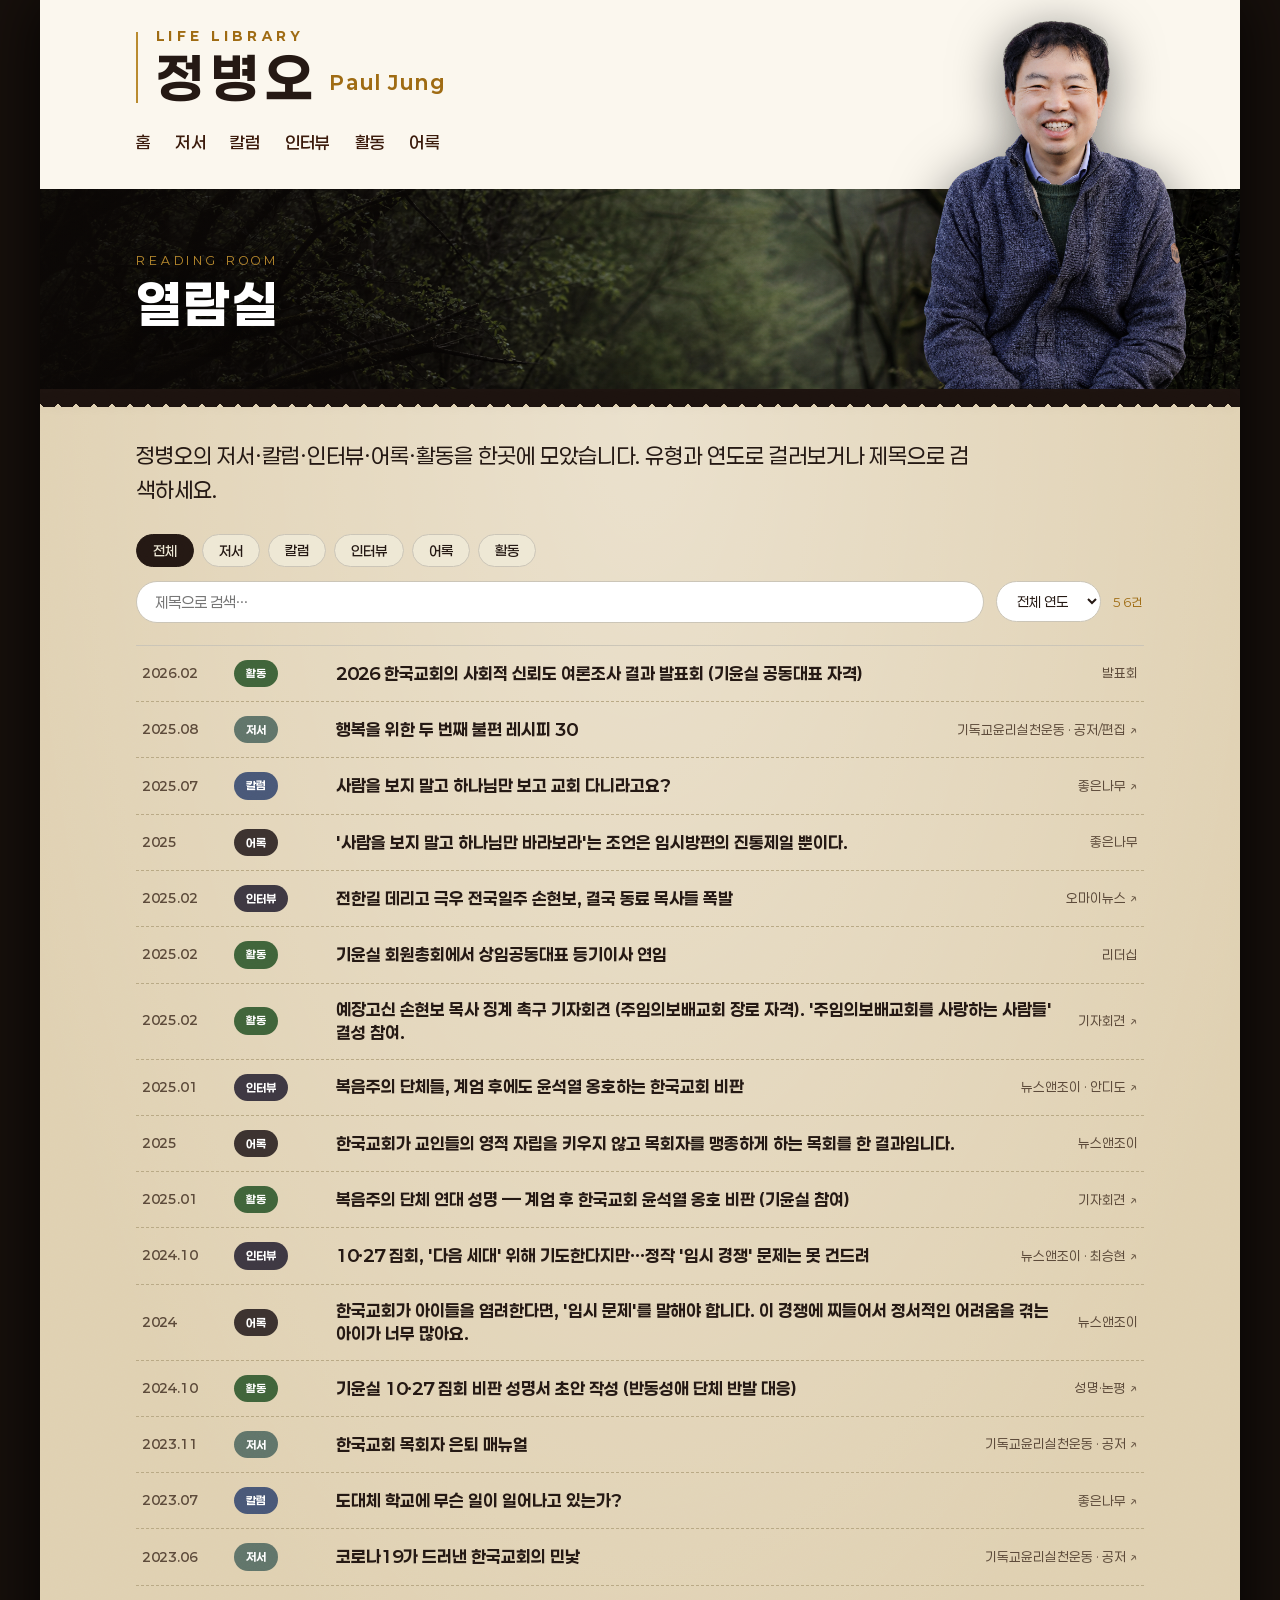
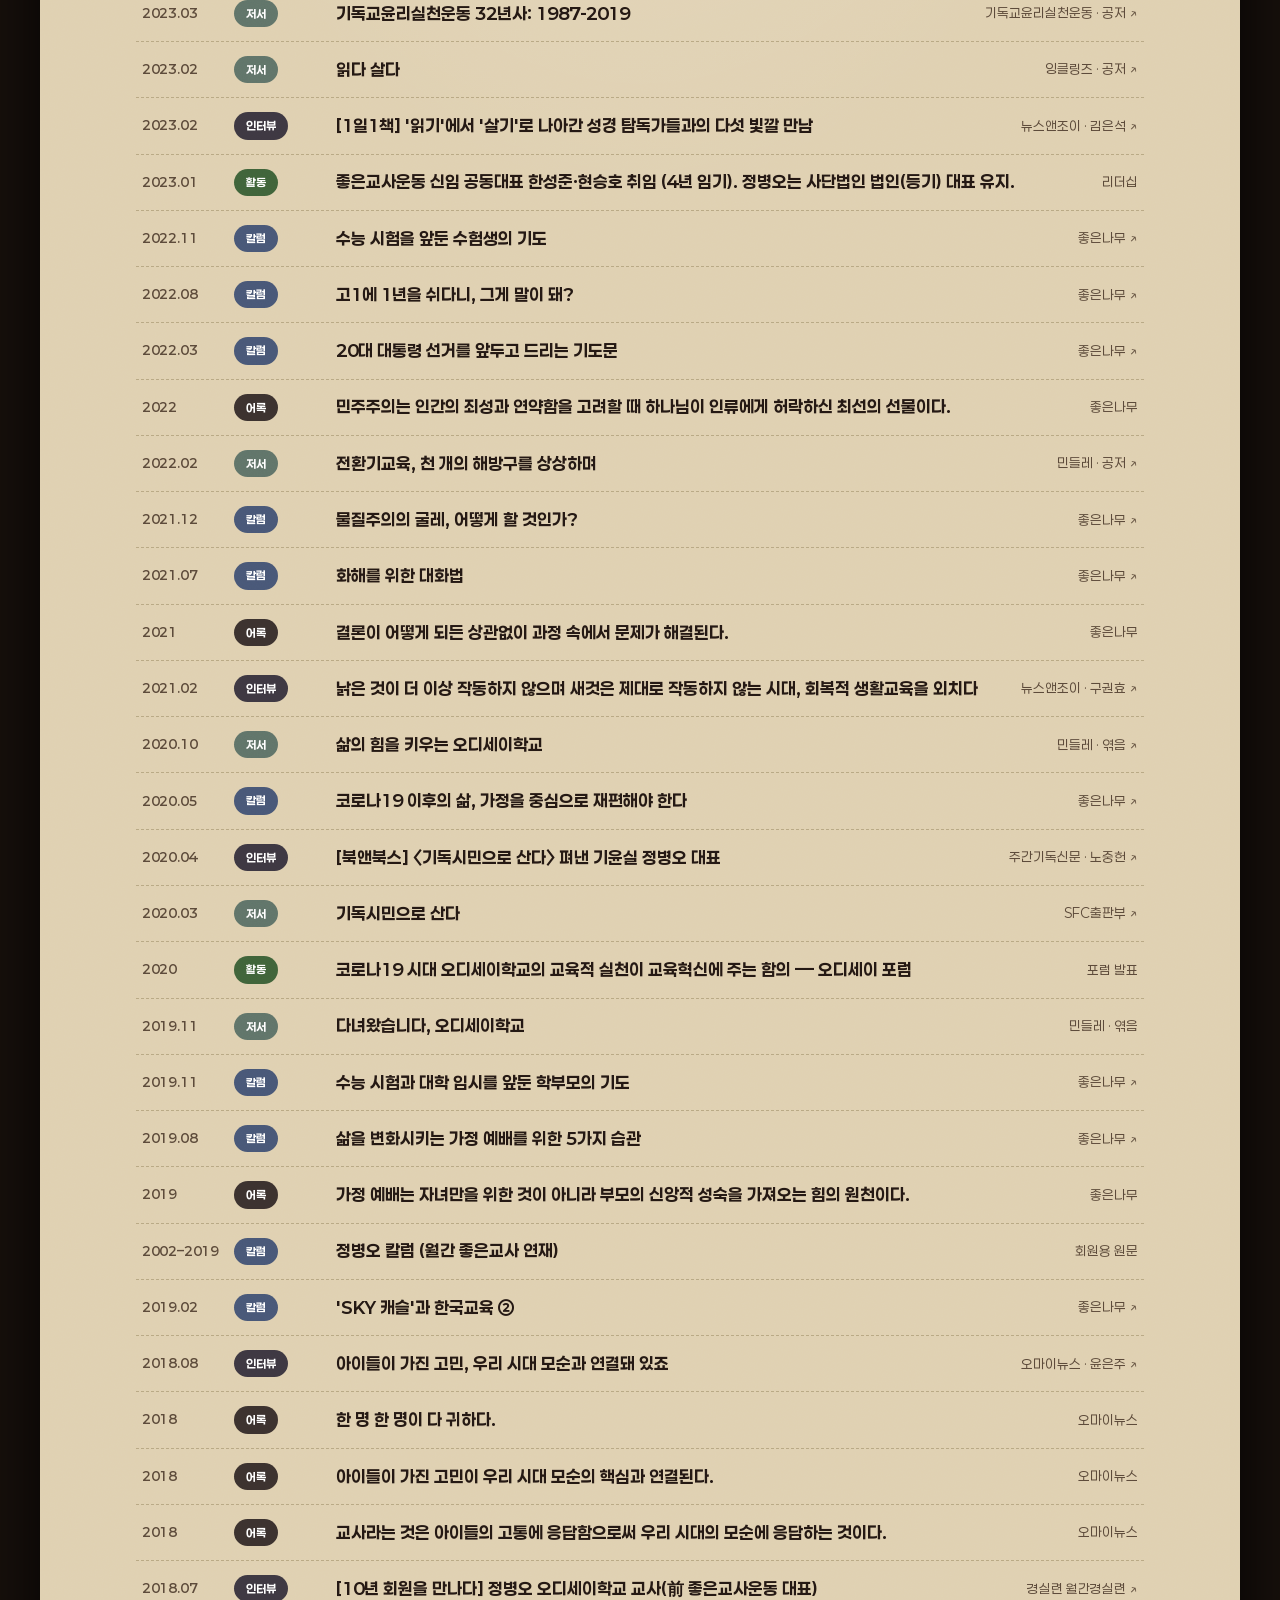
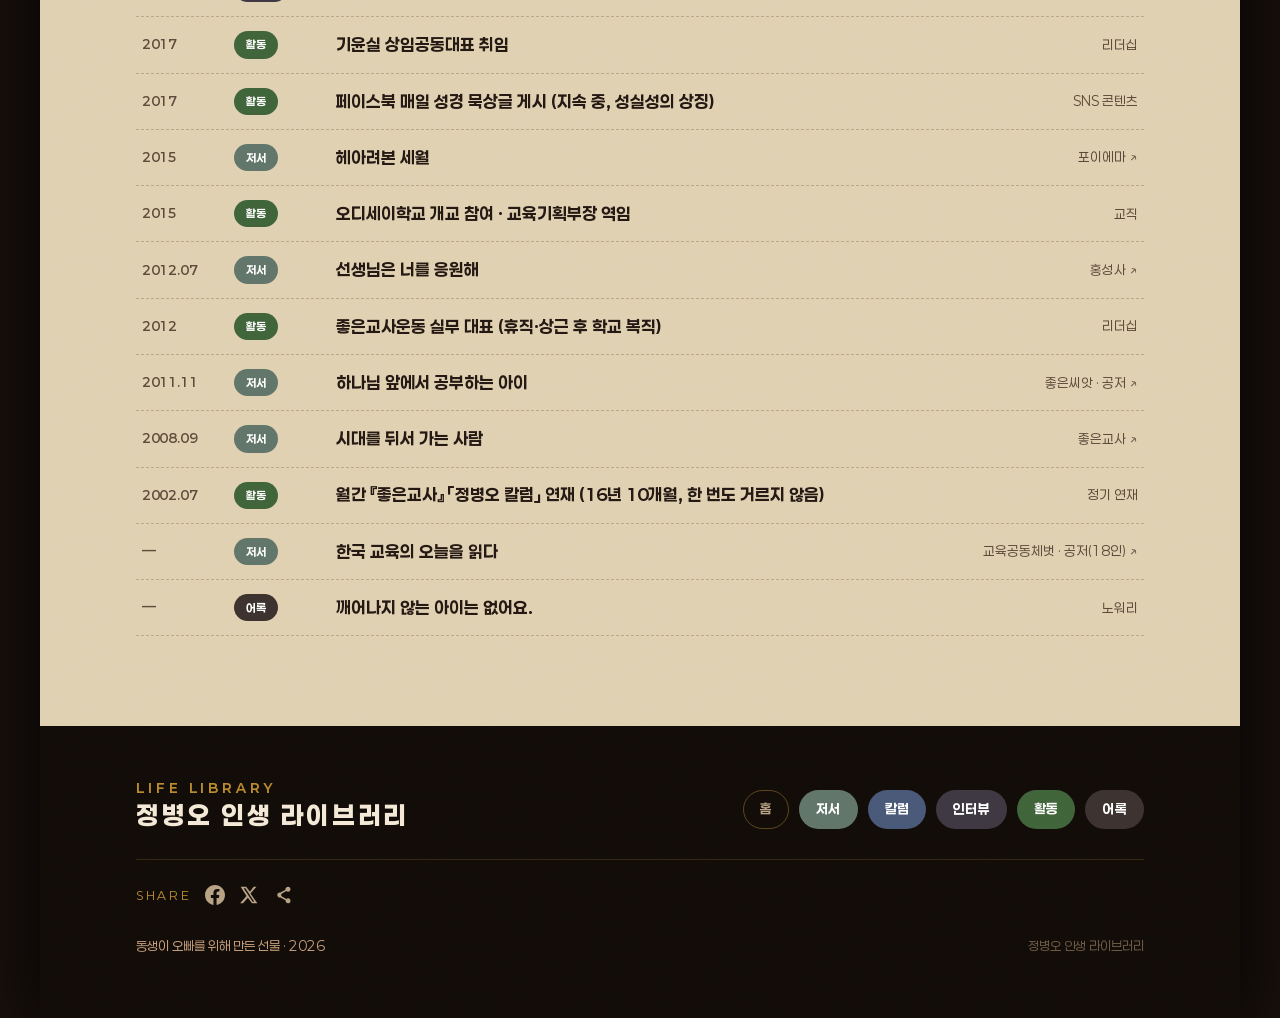
<file: catalog.html>
<!DOCTYPE html>
<html lang="ko">
<head>
<meta charset="utf-8" />
<meta name="viewport" content="width=device-width, initial-scale=1" />
<!-- 링크 공유 미리보기 (Open Graph) -->
<meta property="og:type" content="website" />
<meta property="og:url" content="https://lifelibrary-pauljung.pages.dev/" />
<meta property="og:title" content="정병오 인생 라이브러리" />
<meta property="og:description" content="교사 · 기독시민운동가 · 작가 정병오의 삶·글·활동을 담은 디지털 서고" />
<meta property="og:image" content="https://lifelibrary-pauljung.pages.dev/assets/og-image.jpg" />
<meta property="og:image:width" content="1200" />
<meta property="og:image:height" content="630" />
<meta name="twitter:card" content="summary_large_image" />
<meta name="twitter:title" content="정병오 인생 라이브러리" />
<meta name="twitter:description" content="교사 · 기독시민운동가 · 작가 정병오의 삶·글·활동을 담은 디지털 서고" />
<meta name="twitter:image" content="https://lifelibrary-pauljung.pages.dev/assets/og-image.jpg" />
<title>열람실 · 정병오 인생 라이브러리</title>
<meta name="description" content="정병오의 저서·칼럼·인터뷰·어록·활동 전체 자료를 한곳에서 — 유형·연도·검색으로 열람." />
<link rel="stylesheet" href="styles.css" />
</head>
<body>
<nav class="floatnav" aria-label="빠른 이동">
  <div class="floatnav-inner">
    <a class="fn-brand" href="index.html">정병오<span class="en">Paul Jung</span></a>
    <div class="fn-links">
      <a href="index.html">홈</a>
      <a href="books.html">저서</a>
      <a href="columns.html">칼럼</a>
      <a href="interviews.html">인터뷰</a>
      <a href="activities.html">활동</a>
      <a href="quotes.html">어록</a>
    </div>
  </div>
</nav>
<div class="shell">

  <header class="hero-g inside">
    <img class="hero-person load d2" src="assets/person.png" alt="정병오" />
    <div class="band-white">
      <div class="brand load d1">
        <span class="mark">Life Library</span>
        <span class="name">정병오<span class="en">Paul Jung</span></span>
      </div>
      <nav class="g-nav load d1">
        <a href="index.html">홈</a>
        <a href="books.html">저서</a>
        <a href="columns.html">칼럼</a>
        <a href="interviews.html">인터뷰</a>
        <a href="activities.html">활동</a>
        <a href="quotes.html">어록</a>
      </nav>
    </div>
    <div class="band-dark">
      <div class="page-title-in load d3">
        <span class="kicker">Reading Room</span>
        <h1>열람실</h1>
      </div>
    </div>
  </header>

  <div class="divider" aria-hidden="true"></div>

  <main class="panel detail">
    <p class="cat-lede" data-reveal>정병오의 저서·칼럼·인터뷰·어록·활동을 한곳에 모았습니다. 유형과 연도로 걸러보거나 제목으로 검색하세요.</p>

    <div class="cat-tools" data-reveal>
      <div class="cat-filters" role="group" aria-label="유형 필터">
        <button class="cat-btn active" data-type="전체">전체</button>
        <button class="cat-btn" data-type="저서">저서</button>
        <button class="cat-btn" data-type="칼럼">칼럼</button>
        <button class="cat-btn" data-type="인터뷰">인터뷰</button>
        <button class="cat-btn" data-type="어록">어록</button>
        <button class="cat-btn" data-type="활동">활동</button>
      </div>
      <div class="cat-search-row">
        <input class="cat-search" id="cat-search" type="search" placeholder="제목으로 검색…" aria-label="제목 검색" />
        <select class="cat-select" id="cat-year" aria-label="연도 필터">
          <option value="전체">전체 연도</option>
        <option value="2026">2026년</option>
        <option value="2025">2025년</option>
        <option value="2024">2024년</option>
        <option value="2023">2023년</option>
        <option value="2022">2022년</option>
        <option value="2021">2021년</option>
        <option value="2020">2020년</option>
        <option value="2019">2019년</option>
        <option value="2018">2018년</option>
        <option value="2017">2017년</option>
        <option value="2015">2015년</option>
        <option value="2012">2012년</option>
        <option value="2011">2011년</option>
        <option value="2008">2008년</option>
        <option value="2002">2002년</option>
        </select>
        <span class="cat-count" id="cat-count"></span>
      </div>
    </div>

    <div class="cat-list" id="cat-list" data-reveal>
        <a class="cat-row" data-type="활동" data-year="2026" data-title="2026 한국교회의 사회적 신뢰도 여론조사 결과 발표회 (기윤실 공동대표 자격)" href="activities.html"><span class="cd">2026.02</span><span class="cc">활동</span><span class="ct">2026 한국교회의 사회적 신뢰도 여론조사 결과 발표회 (기윤실 공동대표 자격)</span><span class="cs">발표회</span></a>
        <a class="cat-row" data-type="저서" data-year="2025" data-title="행복을 위한 두 번째 불편 레시피 30" href="https://www.aladin.co.kr/shop/wproduct.aspx?ItemId=370852697" target="_blank" rel="noopener"><span class="cd">2025.08</span><span class="cc">저서</span><span class="ct">행복을 위한 두 번째 불편 레시피 30</span><span class="cs">기독교윤리실천운동 · 공저/편집 ↗</span></a>
        <a class="cat-row" data-type="칼럼" data-year="2025" data-title="사람을 보지 말고 하나님만 보고 교회 다니라고요?" href="https://cemk.org/42238" target="_blank" rel="noopener"><span class="cd">2025.07</span><span class="cc">칼럼</span><span class="ct">사람을 보지 말고 하나님만 보고 교회 다니라고요?</span><span class="cs">좋은나무 ↗</span></a>
        <a class="cat-row" data-type="어록" data-year="2025" data-title="&#x27;사람을 보지 말고 하나님만 바라보라&#x27;는 조언은 임시방편의 진통제일 뿐이다." href="quotes.html"><span class="cd">2025</span><span class="cc">어록</span><span class="ct">&#x27;사람을 보지 말고 하나님만 바라보라&#x27;는 조언은 임시방편의 진통제일 뿐이다.</span><span class="cs">좋은나무</span></a>
        <a class="cat-row" data-type="인터뷰" data-year="2025" data-title="전한길 데리고 극우 전국일주 손현보, 결국 동료 목사들 폭발" href="https://web.archive.org/web/20250221130207/https://www.ohmynews.com/NWS_Web/View/at_pg.aspx?CNTN_CD=A0003105096" target="_blank" rel="noopener"><span class="cd">2025.02</span><span class="cc">인터뷰</span><span class="ct">전한길 데리고 극우 전국일주 손현보, 결국 동료 목사들 폭발</span><span class="cs">오마이뉴스 ↗</span></a>
        <a class="cat-row" data-type="활동" data-year="2025" data-title="기윤실 회원총회에서 상임공동대표 등기이사 연임" href="activities.html"><span class="cd">2025.02</span><span class="cc">활동</span><span class="ct">기윤실 회원총회에서 상임공동대표 등기이사 연임</span><span class="cs">리더십</span></a>
        <a class="cat-row" data-type="활동" data-year="2025" data-title="예장고신 손현보 목사 징계 촉구 기자회견 (주임의보배교회 장로 자격). &#x27;주임의보배교회를 사랑하는 사람들&#x27; 결성 참여." href="https://web.archive.org/web/20250221130207/https://www.ohmynews.com/NWS_Web/View/at_pg.aspx?CNTN_CD=A0003105096" target="_blank" rel="noopener"><span class="cd">2025.02</span><span class="cc">활동</span><span class="ct">예장고신 손현보 목사 징계 촉구 기자회견 (주임의보배교회 장로 자격). &#x27;주임의보배교회를 사랑하는 사람들&#x27; 결성 참여.</span><span class="cs">기자회견 ↗</span></a>
        <a class="cat-row" data-type="인터뷰" data-year="2025" data-title="복음주의 단체들, 계엄 후에도 윤석열 옹호하는 한국교회 비판" href="https://www.newsnjoy.or.kr/news/articleView.html?idxno=306986" target="_blank" rel="noopener"><span class="cd">2025.01</span><span class="cc">인터뷰</span><span class="ct">복음주의 단체들, 계엄 후에도 윤석열 옹호하는 한국교회 비판</span><span class="cs">뉴스앤조이 · 안디도 ↗</span></a>
        <a class="cat-row" data-type="어록" data-year="2025" data-title="한국교회가 교인들의 영적 자립을 키우지 않고 목회자를 맹종하게 하는 목회를 한 결과입니다." href="quotes.html"><span class="cd">2025</span><span class="cc">어록</span><span class="ct">한국교회가 교인들의 영적 자립을 키우지 않고 목회자를 맹종하게 하는 목회를 한 결과입니다.</span><span class="cs">뉴스앤조이</span></a>
        <a class="cat-row" data-type="활동" data-year="2025" data-title="복음주의 단체 연대 성명 — 계엄 후 한국교회 윤석열 옹호 비판 (기윤실 참여)" href="https://www.newsnjoy.or.kr/news/articleView.html?idxno=306986" target="_blank" rel="noopener"><span class="cd">2025.01</span><span class="cc">활동</span><span class="ct">복음주의 단체 연대 성명 — 계엄 후 한국교회 윤석열 옹호 비판 (기윤실 참여)</span><span class="cs">기자회견 ↗</span></a>
        <a class="cat-row" data-type="인터뷰" data-year="2024" data-title="10·27 집회, &#x27;다음 세대&#x27; 위해 기도한다지만…정작 &#x27;입시 경쟁&#x27; 문제는 못 건드려" href="https://www.newsnjoy.or.kr/news/articleView.html?idxno=306727" target="_blank" rel="noopener"><span class="cd">2024.10</span><span class="cc">인터뷰</span><span class="ct">10·27 집회, &#x27;다음 세대&#x27; 위해 기도한다지만…정작 &#x27;입시 경쟁&#x27; 문제는 못 건드려</span><span class="cs">뉴스앤조이 · 최승현 ↗</span></a>
        <a class="cat-row" data-type="어록" data-year="2024" data-title="한국교회가 아이들을 염려한다면, &#x27;입시 문제&#x27;를 말해야 합니다. 이 경쟁에 찌들어서 정서적인 어려움을 겪는 아이가 너무 많아요." href="quotes.html"><span class="cd">2024</span><span class="cc">어록</span><span class="ct">한국교회가 아이들을 염려한다면, &#x27;입시 문제&#x27;를 말해야 합니다. 이 경쟁에 찌들어서 정서적인 어려움을 겪는 아이가 너무 많아요.</span><span class="cs">뉴스앤조이</span></a>
        <a class="cat-row" data-type="활동" data-year="2024" data-title="기윤실 10·27 집회 비판 성명서 초안 작성 (반동성애 단체 반발 대응)" href="https://www.newsnjoy.or.kr/news/articleView.html?idxno=306727" target="_blank" rel="noopener"><span class="cd">2024.10</span><span class="cc">활동</span><span class="ct">기윤실 10·27 집회 비판 성명서 초안 작성 (반동성애 단체 반발 대응)</span><span class="cs">성명·논평 ↗</span></a>
        <a class="cat-row" data-type="저서" data-year="2023" data-title="한국교회 목회자 은퇴 매뉴얼" href="https://www.aladin.co.kr/shop/wproduct.aspx?ItemId=328918841" target="_blank" rel="noopener"><span class="cd">2023.11</span><span class="cc">저서</span><span class="ct">한국교회 목회자 은퇴 매뉴얼</span><span class="cs">기독교윤리실천운동 · 공저 ↗</span></a>
        <a class="cat-row" data-type="칼럼" data-year="2023" data-title="도대체 학교에 무슨 일이 일어나고 있는가?" href="https://cemk.org/31594" target="_blank" rel="noopener"><span class="cd">2023.07</span><span class="cc">칼럼</span><span class="ct">도대체 학교에 무슨 일이 일어나고 있는가?</span><span class="cs">좋은나무 ↗</span></a>
        <a class="cat-row" data-type="저서" data-year="2023" data-title="코로나19가 드러낸 한국교회의 민낯" href="https://www.aladin.co.kr/shop/wproduct.aspx?ItemId=319326436" target="_blank" rel="noopener"><span class="cd">2023.06</span><span class="cc">저서</span><span class="ct">코로나19가 드러낸 한국교회의 민낯</span><span class="cs">기독교윤리실천운동 · 공저 ↗</span></a>
        <a class="cat-row" data-type="저서" data-year="2023" data-title="기독교윤리실천운동 32년사: 1987-2019" href="https://www.aladin.co.kr/shop/wproduct.aspx?ItemId=319545723" target="_blank" rel="noopener"><span class="cd">2023.03</span><span class="cc">저서</span><span class="ct">기독교윤리실천운동 32년사: 1987-2019</span><span class="cs">기독교윤리실천운동 · 공저 ↗</span></a>
        <a class="cat-row" data-type="저서" data-year="2023" data-title="읽다 살다" href="https://www.aladin.co.kr/shop/wproduct.aspx?ItemId=309356700" target="_blank" rel="noopener"><span class="cd">2023.02</span><span class="cc">저서</span><span class="ct">읽다 살다</span><span class="cs">잉클링즈 · 공저 ↗</span></a>
        <a class="cat-row" data-type="인터뷰" data-year="2023" data-title="[1일1책] &#x27;읽기&#x27;에서 &#x27;살기&#x27;로 나아간 성경 탐독가들과의 다섯 빛깔 만남" href="https://www.newsnjoy.or.kr/news/articleView.html?idxno=305048" target="_blank" rel="noopener"><span class="cd">2023.02</span><span class="cc">인터뷰</span><span class="ct">[1일1책] &#x27;읽기&#x27;에서 &#x27;살기&#x27;로 나아간 성경 탐독가들과의 다섯 빛깔 만남</span><span class="cs">뉴스앤조이 · 김은석 ↗</span></a>
        <a class="cat-row" data-type="활동" data-year="2023" data-title="좋은교사운동 신임 공동대표 한성준·현승호 취임 (4년 임기). 정병오는 사단법인 법인(등기) 대표 유지." href="activities.html"><span class="cd">2023.01</span><span class="cc">활동</span><span class="ct">좋은교사운동 신임 공동대표 한성준·현승호 취임 (4년 임기). 정병오는 사단법인 법인(등기) 대표 유지.</span><span class="cs">리더십</span></a>
        <a class="cat-row" data-type="칼럼" data-year="2022" data-title="수능 시험을 앞둔 수험생의 기도" href="https://cemk.org/28212" target="_blank" rel="noopener"><span class="cd">2022.11</span><span class="cc">칼럼</span><span class="ct">수능 시험을 앞둔 수험생의 기도</span><span class="cs">좋은나무 ↗</span></a>
        <a class="cat-row" data-type="칼럼" data-year="2022" data-title="고1에 1년을 쉬다니, 그게 말이 돼?" href="https://cemk.org/27159" target="_blank" rel="noopener"><span class="cd">2022.08</span><span class="cc">칼럼</span><span class="ct">고1에 1년을 쉬다니, 그게 말이 돼?</span><span class="cs">좋은나무 ↗</span></a>
        <a class="cat-row" data-type="칼럼" data-year="2022" data-title="20대 대통령 선거를 앞두고 드리는 기도문" href="https://cemk.org/25298" target="_blank" rel="noopener"><span class="cd">2022.03</span><span class="cc">칼럼</span><span class="ct">20대 대통령 선거를 앞두고 드리는 기도문</span><span class="cs">좋은나무 ↗</span></a>
        <a class="cat-row" data-type="어록" data-year="2022" data-title="민주주의는 인간의 죄성과 연약함을 고려할 때 하나님이 인류에게 허락하신 최선의 선물이다." href="quotes.html"><span class="cd">2022</span><span class="cc">어록</span><span class="ct">민주주의는 인간의 죄성과 연약함을 고려할 때 하나님이 인류에게 허락하신 최선의 선물이다.</span><span class="cs">좋은나무</span></a>
        <a class="cat-row" data-type="저서" data-year="2022" data-title="전환기교육, 천 개의 해방구를 상상하며" href="https://www.aladin.co.kr/shop/wproduct.aspx?ItemId=288292028" target="_blank" rel="noopener"><span class="cd">2022.02</span><span class="cc">저서</span><span class="ct">전환기교육, 천 개의 해방구를 상상하며</span><span class="cs">민들레 · 공저 ↗</span></a>
        <a class="cat-row" data-type="칼럼" data-year="2021" data-title="물질주의의 굴레, 어떻게 할 것인가?" href="https://cemk.org/24224" target="_blank" rel="noopener"><span class="cd">2021.12</span><span class="cc">칼럼</span><span class="ct">물질주의의 굴레, 어떻게 할 것인가?</span><span class="cs">좋은나무 ↗</span></a>
        <a class="cat-row" data-type="칼럼" data-year="2021" data-title="화해를 위한 대화법" href="https://cemk.org/22217" target="_blank" rel="noopener"><span class="cd">2021.07</span><span class="cc">칼럼</span><span class="ct">화해를 위한 대화법</span><span class="cs">좋은나무 ↗</span></a>
        <a class="cat-row" data-type="어록" data-year="2021" data-title="결론이 어떻게 되든 상관없이 과정 속에서 문제가 해결된다." href="quotes.html"><span class="cd">2021</span><span class="cc">어록</span><span class="ct">결론이 어떻게 되든 상관없이 과정 속에서 문제가 해결된다.</span><span class="cs">좋은나무</span></a>
        <a class="cat-row" data-type="인터뷰" data-year="2021" data-title="낡은 것이 더 이상 작동하지 않으며 새것은 제대로 작동하지 않는 시대, 회복적 생활교육을 외치다" href="https://www.newsnjoy.or.kr/news/articleView.html?idxno=302205" target="_blank" rel="noopener"><span class="cd">2021.02</span><span class="cc">인터뷰</span><span class="ct">낡은 것이 더 이상 작동하지 않으며 새것은 제대로 작동하지 않는 시대, 회복적 생활교육을 외치다</span><span class="cs">뉴스앤조이 · 구권효 ↗</span></a>
        <a class="cat-row" data-type="저서" data-year="2020" data-title="삶의 힘을 키우는 오디세이학교" href="https://www.aladin.co.kr/shop/wproduct.aspx?ItemId=263259949" target="_blank" rel="noopener"><span class="cd">2020.10</span><span class="cc">저서</span><span class="ct">삶의 힘을 키우는 오디세이학교</span><span class="cs">민들레 · 엮음 ↗</span></a>
        <a class="cat-row" data-type="칼럼" data-year="2020" data-title="코로나19 이후의 삶, 가정을 중심으로 재편해야 한다" href="https://cemk.org/16803" target="_blank" rel="noopener"><span class="cd">2020.05</span><span class="cc">칼럼</span><span class="ct">코로나19 이후의 삶, 가정을 중심으로 재편해야 한다</span><span class="cs">좋은나무 ↗</span></a>
        <a class="cat-row" data-type="인터뷰" data-year="2020" data-title="[북앤북스] 〈기독시민으로 산다〉 펴낸 기윤실 정병오 대표" href="https://www.kidok.com/news/articleView.html?idxno=206339" target="_blank" rel="noopener"><span class="cd">2020.04</span><span class="cc">인터뷰</span><span class="ct">[북앤북스] 〈기독시민으로 산다〉 펴낸 기윤실 정병오 대표</span><span class="cs">주간기독신문 · 노중헌 ↗</span></a>
        <a class="cat-row" data-type="저서" data-year="2020" data-title="기독시민으로 산다" href="https://www.aladin.co.kr/shop/wproduct.aspx?ItemId=236747232" target="_blank" rel="noopener"><span class="cd">2020.03</span><span class="cc">저서</span><span class="ct">기독시민으로 산다</span><span class="cs">SFC출판부 ↗</span></a>
        <a class="cat-row" data-type="활동" data-year="2020" data-title="코로나19 시대 오디세이학교의 교육적 실천이 교육혁신에 주는 함의 — 오디세이 포럼" href="activities.html"><span class="cd">2020</span><span class="cc">활동</span><span class="ct">코로나19 시대 오디세이학교의 교육적 실천이 교육혁신에 주는 함의 — 오디세이 포럼</span><span class="cs">포럼 발표</span></a>
        <a class="cat-row" data-type="저서" data-year="2019" data-title="다녀왔습니다, 오디세이학교" href="books.html"><span class="cd">2019.11</span><span class="cc">저서</span><span class="ct">다녀왔습니다, 오디세이학교</span><span class="cs">민들레 · 엮음</span></a>
        <a class="cat-row" data-type="칼럼" data-year="2019" data-title="수능 시험과 대학 입시를 앞둔 학부모의 기도" href="https://cemk.org/14918" target="_blank" rel="noopener"><span class="cd">2019.11</span><span class="cc">칼럼</span><span class="ct">수능 시험과 대학 입시를 앞둔 학부모의 기도</span><span class="cs">좋은나무 ↗</span></a>
        <a class="cat-row" data-type="칼럼" data-year="2019" data-title="삶을 변화시키는 가정 예배를 위한 5가지 습관" href="https://cemk.org/14274" target="_blank" rel="noopener"><span class="cd">2019.08</span><span class="cc">칼럼</span><span class="ct">삶을 변화시키는 가정 예배를 위한 5가지 습관</span><span class="cs">좋은나무 ↗</span></a>
        <a class="cat-row" data-type="어록" data-year="2019" data-title="가정 예배는 자녀만을 위한 것이 아니라 부모의 신앙적 성숙을 가져오는 힘의 원천이다." href="quotes.html"><span class="cd">2019</span><span class="cc">어록</span><span class="ct">가정 예배는 자녀만을 위한 것이 아니라 부모의 신앙적 성숙을 가져오는 힘의 원천이다.</span><span class="cs">좋은나무</span></a>
        <a class="cat-row" data-type="칼럼" data-year="2019" data-title="정병오 칼럼 (월간 좋은교사 연재)" href="columns.html"><span class="cd">2002–2019</span><span class="cc">칼럼</span><span class="ct">정병오 칼럼 (월간 좋은교사 연재)</span><span class="cs">회원용 원문</span></a>
        <a class="cat-row" data-type="칼럼" data-year="2019" data-title="&#x27;SKY 캐슬&#x27;과 한국교육 ②" href="https://cemk.org/11355" target="_blank" rel="noopener"><span class="cd">2019.02</span><span class="cc">칼럼</span><span class="ct">&#x27;SKY 캐슬&#x27;과 한국교육 ②</span><span class="cs">좋은나무 ↗</span></a>
        <a class="cat-row" data-type="인터뷰" data-year="2018" data-title="아이들이 가진 고민, 우리 시대 모순과 연결돼 있죠" href="https://web.archive.org/web/20180807225116/http://www.ohmynews.com/NWS_Web/View/at_pg.aspx?CNTN_CD=A0002460182" target="_blank" rel="noopener"><span class="cd">2018.08</span><span class="cc">인터뷰</span><span class="ct">아이들이 가진 고민, 우리 시대 모순과 연결돼 있죠</span><span class="cs">오마이뉴스 · 윤은주 ↗</span></a>
        <a class="cat-row" data-type="어록" data-year="2018" data-title="한 명 한 명이 다 귀하다." href="quotes.html"><span class="cd">2018</span><span class="cc">어록</span><span class="ct">한 명 한 명이 다 귀하다.</span><span class="cs">오마이뉴스</span></a>
        <a class="cat-row" data-type="어록" data-year="2018" data-title="아이들이 가진 고민이 우리 시대 모순의 핵심과 연결된다." href="quotes.html"><span class="cd">2018</span><span class="cc">어록</span><span class="ct">아이들이 가진 고민이 우리 시대 모순의 핵심과 연결된다.</span><span class="cs">오마이뉴스</span></a>
        <a class="cat-row" data-type="어록" data-year="2018" data-title="교사라는 것은 아이들의 고통에 응답함으로써 우리 시대의 모순에 응답하는 것이다." href="quotes.html"><span class="cd">2018</span><span class="cc">어록</span><span class="ct">교사라는 것은 아이들의 고통에 응답함으로써 우리 시대의 모순에 응답하는 것이다.</span><span class="cs">오마이뉴스</span></a>
        <a class="cat-row" data-type="인터뷰" data-year="2018" data-title="[10년 회원을 만나다] 정병오 오디세이학교 교사(前 좋은교사운동 대표)" href="https://ccej.or.kr/posts/6MtV3o" target="_blank" rel="noopener"><span class="cd">2018.07</span><span class="cc">인터뷰</span><span class="ct">[10년 회원을 만나다] 정병오 오디세이학교 교사(前 좋은교사운동 대표)</span><span class="cs">경실련 월간경실련 ↗</span></a>
        <a class="cat-row" data-type="활동" data-year="2017" data-title="기윤실 상임공동대표 취임" href="activities.html"><span class="cd">2017</span><span class="cc">활동</span><span class="ct">기윤실 상임공동대표 취임</span><span class="cs">리더십</span></a>
        <a class="cat-row" data-type="활동" data-year="2017" data-title="페이스북 매일 성경 묵상글 게시 (지속 중, 성실성의 상징)" href="activities.html"><span class="cd">2017</span><span class="cc">활동</span><span class="ct">페이스북 매일 성경 묵상글 게시 (지속 중, 성실성의 상징)</span><span class="cs">SNS 콘텐츠</span></a>
        <a class="cat-row" data-type="저서" data-year="2015" data-title="헤아려본 세월" href="https://www.aladin.co.kr/shop/wproduct.aspx?ItemId=56257253" target="_blank" rel="noopener"><span class="cd">2015</span><span class="cc">저서</span><span class="ct">헤아려본 세월</span><span class="cs">포이에마 ↗</span></a>
        <a class="cat-row" data-type="활동" data-year="2015" data-title="오디세이학교 개교 참여 · 교육기획부장 역임" href="activities.html"><span class="cd">2015</span><span class="cc">활동</span><span class="ct">오디세이학교 개교 참여 · 교육기획부장 역임</span><span class="cs">교직</span></a>
        <a class="cat-row" data-type="저서" data-year="2012" data-title="선생님은 너를 응원해" href="https://www.aladin.co.kr/shop/wproduct.aspx?ItemId=18637668" target="_blank" rel="noopener"><span class="cd">2012.07</span><span class="cc">저서</span><span class="ct">선생님은 너를 응원해</span><span class="cs">홍성사 ↗</span></a>
        <a class="cat-row" data-type="활동" data-year="2012" data-title="좋은교사운동 실무 대표 (휴직·상근 후 학교 복직)" href="activities.html"><span class="cd">2012</span><span class="cc">활동</span><span class="ct">좋은교사운동 실무 대표 (휴직·상근 후 학교 복직)</span><span class="cs">리더십</span></a>
        <a class="cat-row" data-type="저서" data-year="2011" data-title="하나님 앞에서 공부하는 아이" href="https://www.aladin.co.kr/shop/wproduct.aspx?ItemId=13916099" target="_blank" rel="noopener"><span class="cd">2011.11</span><span class="cc">저서</span><span class="ct">하나님 앞에서 공부하는 아이</span><span class="cs">좋은씨앗 · 공저 ↗</span></a>
        <a class="cat-row" data-type="저서" data-year="2008" data-title="시대를 뒤서 가는 사람" href="https://www.aladin.co.kr/shop/wproduct.aspx?ItemId=2595726" target="_blank" rel="noopener"><span class="cd">2008.09</span><span class="cc">저서</span><span class="ct">시대를 뒤서 가는 사람</span><span class="cs">좋은교사 ↗</span></a>
        <a class="cat-row" data-type="활동" data-year="2002" data-title="월간 『좋은교사』 「정병오 칼럼」 연재 (16년 10개월, 한 번도 거르지 않음)" href="activities.html"><span class="cd">2002.07</span><span class="cc">활동</span><span class="ct">월간 『좋은교사』 「정병오 칼럼」 연재 (16년 10개월, 한 번도 거르지 않음)</span><span class="cs">정기 연재</span></a>
        <a class="cat-row" data-type="저서" data-year="" data-title="한국 교육의 오늘을 읽다" href="https://www.aladin.co.kr/shop/wproduct.aspx?ItemId=312692088" target="_blank" rel="noopener"><span class="cd">—</span><span class="cc">저서</span><span class="ct">한국 교육의 오늘을 읽다</span><span class="cs">교육공동체벗 · 공저(18인) ↗</span></a>
        <a class="cat-row" data-type="어록" data-year="" data-title="깨어나지 않는 아이는 없어요." href="quotes.html"><span class="cd">—</span><span class="cc">어록</span><span class="ct">깨어나지 않는 아이는 없어요.</span><span class="cs">노워리</span></a>
    </div>
    <p class="cat-empty" id="cat-empty" hidden>조건에 맞는 자료가 없습니다.</p>
  </main>

  <footer class="foot">
    <div class="foot-top">
      <div class="brand">
        <span class="mark">Life Library</span>
        <span class="fname">정병오 인생 라이브러리</span>
      </div>
      <nav class="foot-links">
        <a href="index.html">홈</a>
        <a href="books.html">저서</a>
        <a href="columns.html">칼럼</a>
        <a href="interviews.html">인터뷰</a>
        <a href="activities.html">활동</a>
        <a href="quotes.html">어록</a>
      </nav>
    </div>

    <div class="foot-share" aria-label="공유">
      <span class="lbl">Share</span>
      <a href="https://www.facebook.com/" target="_blank" rel="noopener" aria-label="페이스북"><svg viewBox="0 0 24 24" aria-hidden="true"><path d="M24 12.07C24 5.4 18.63 0 12 0S0 5.4 0 12.07C0 18.1 4.39 23.1 10.13 24v-8.44H7.08v-3.49h3.05V9.41c0-3.02 1.79-4.69 4.53-4.69 1.31 0 2.68.24 2.68.24v2.97h-1.51c-1.49 0-1.96.93-1.96 1.89v2.25h3.33l-.53 3.49h-2.8V24C19.61 23.1 24 18.1 24 12.07z"/></svg></a>
      <a href="https://twitter.com/" target="_blank" rel="noopener" aria-label="엑스(트위터)"><svg viewBox="0 0 24 24" aria-hidden="true"><path d="M17.5 2H21l-7.2 8.2L22 22h-6.4l-5-6.6L4.8 22H1.3l7.7-8.8L2 2h6.6l4.5 6 4.4-6zm-1.1 18h1.9L7.7 3.9H5.6L16.4 20z"/></svg></a>
      <a href="https://www.instagram.com/" target="_blank" rel="noopener" aria-label="인스타그램"><svg viewBox="0 0 24 24" aria-hidden="true"><path d="M18 8a3 3 0 1 0-2.8-4H15a3 3 0 0 0 .1 1.6L8.9 9.1a3 3 0 1 0 0 5.8l6.2 3.5a3 3 0 1 0 .9-1.7L9.8 13.2a3 3 0 0 0 0-2.4l6.2-3.5c.5.4 1.2.7 2 .7z"/></svg></a>
    </div>

    <div class="foot-bottom">
      <span class="gift">동생이 오빠를 위해 만든 선물 · 2026</span>
      <span>정병오 인생 라이브러리</span>
    </div>
  </footer>

</div>

<script>
  (function () {
    var els = document.querySelectorAll('[data-reveal]');
    if (!('IntersectionObserver' in window) || window.matchMedia('(prefers-reduced-motion: reduce)').matches) {
      els.forEach(function (el) { el.classList.add('in'); }); return;
    }
    var io = new IntersectionObserver(function (es) {
      es.forEach(function (e) { if (e.isIntersecting) { e.target.classList.add('in'); io.unobserve(e.target); } });
    }, { threshold: 0.08, rootMargin: '0px 0px -6% 0px' });
    els.forEach(function (el) { io.observe(el); });
  })();

  // 열람실 필터 + 검색 (DB 없이 브라우저에서 처리)
  (function () {
    var rows = Array.prototype.slice.call(document.querySelectorAll('.cat-row'));
    var typeBtns = document.querySelectorAll('.cat-btn[data-type]');
    var yearSel = document.getElementById('cat-year');
    var search = document.getElementById('cat-search');
    var count = document.getElementById('cat-count');
    var empty = document.getElementById('cat-empty');
    var aType = '전체', aYear = '전체', aQ = '';
    function apply() {
      var n = 0;
      rows.forEach(function (r) {
        var okT = aType === '전체' || r.dataset.type === aType;
        var okY = aYear === '전체' || r.dataset.year === aYear;
        var okQ = !aQ || (r.dataset.title || '').toLowerCase().indexOf(aQ) > -1;
        var show = okT && okY && okQ;
        r.hidden = !show; if (show) n++;
      });
      count.textContent = n + '건';
      empty.hidden = n > 0;
    }
    typeBtns.forEach(function (b) {
      b.addEventListener('click', function () {
        typeBtns.forEach(function (x) { x.classList.remove('active'); });
        b.classList.add('active'); aType = b.dataset.type; apply();
      });
    });
    yearSel.addEventListener('change', function () { aYear = yearSel.value; apply(); });
    search.addEventListener('input', function () { aQ = search.value.trim().toLowerCase(); apply(); });
    apply();
  })();

  (function () {
    var fn = document.querySelector('.floatnav');
    if (!fn) return;
    function upd() { if (window.scrollY > 340) fn.classList.add('show'); else fn.classList.remove('show'); }
    window.addEventListener('scroll', upd, { passive: true });
    upd();
  })();
</script>
</body>
</html>
</file>
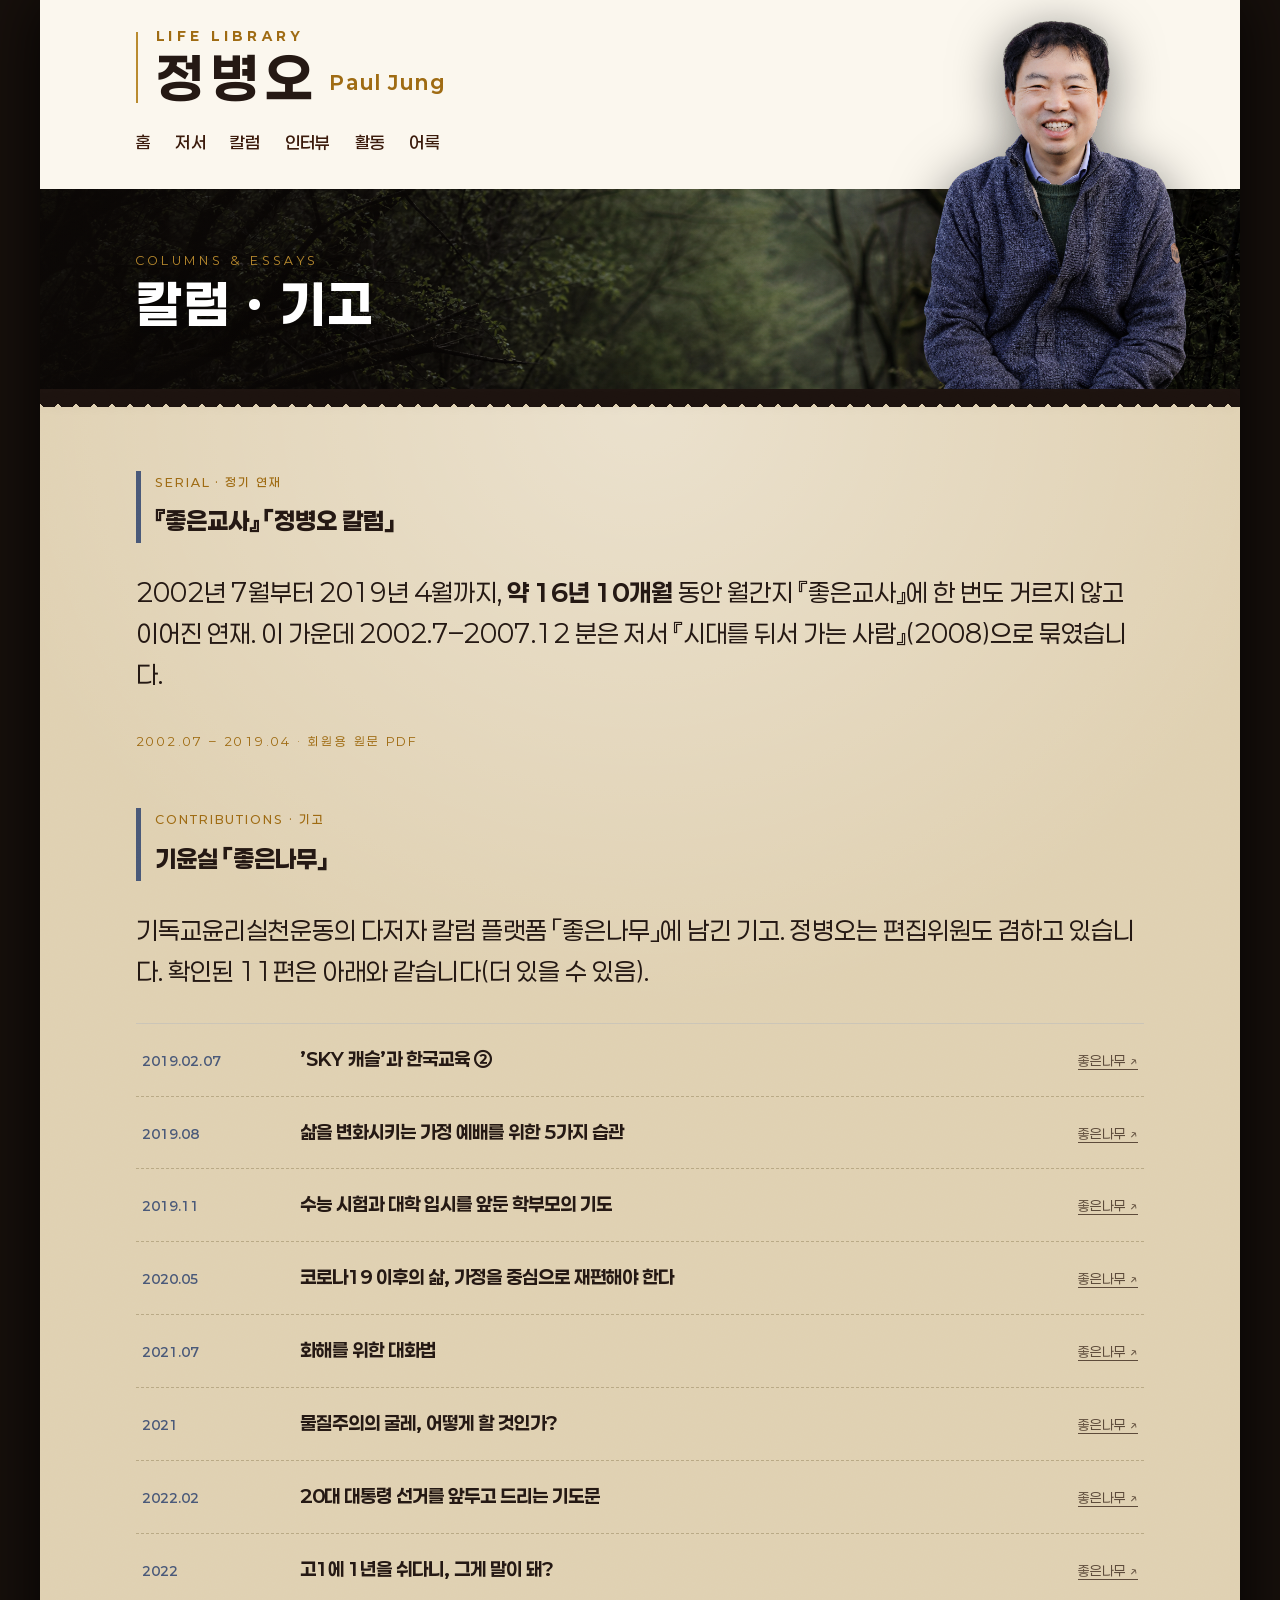
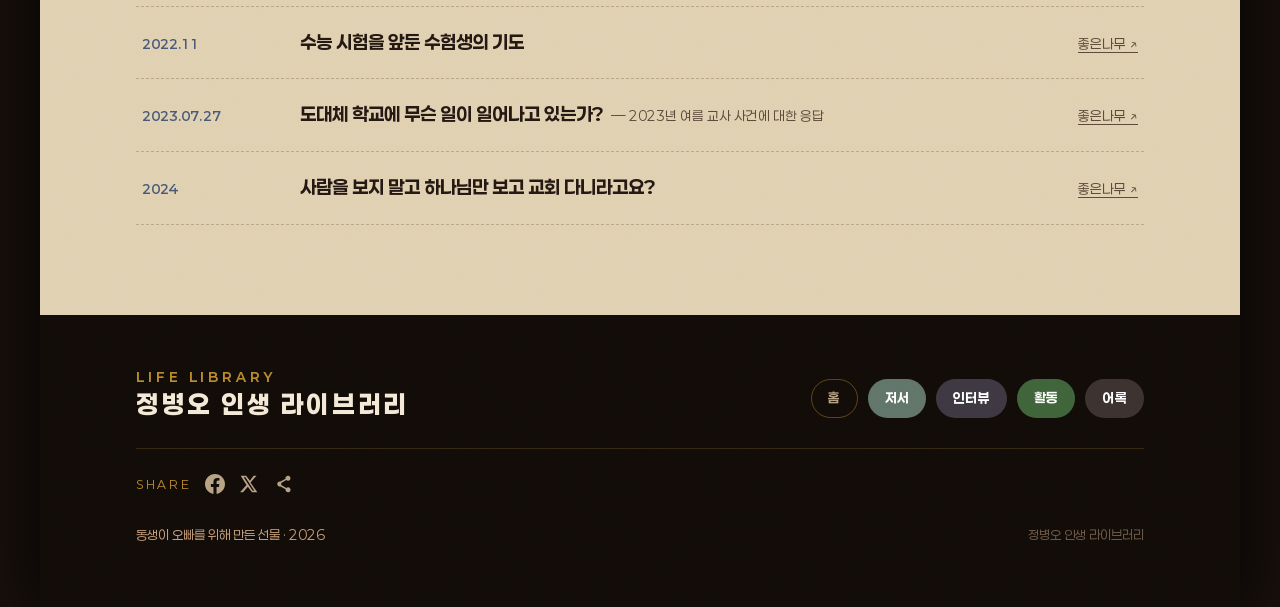
<file: columns.html>
<!DOCTYPE html>
<html lang="ko">
<head>
<meta charset="utf-8" />
<meta name="viewport" content="width=device-width, initial-scale=1" />
<!-- 링크 공유 미리보기 (Open Graph) -->
<meta property="og:type" content="website" />
<meta property="og:url" content="https://lifelibrary-pauljung.pages.dev/" />
<meta property="og:title" content="정병오 인생 라이브러리" />
<meta property="og:description" content="교사 · 기독시민운동가 · 작가 정병오의 삶·글·활동을 담은 디지털 서고" />
<meta property="og:image" content="https://lifelibrary-pauljung.pages.dev/assets/og-image.jpg" />
<meta property="og:image:width" content="1200" />
<meta property="og:image:height" content="630" />
<meta name="twitter:card" content="summary_large_image" />
<meta name="twitter:title" content="정병오 인생 라이브러리" />
<meta name="twitter:description" content="교사 · 기독시민운동가 · 작가 정병오의 삶·글·활동을 담은 디지털 서고" />
<meta name="twitter:image" content="https://lifelibrary-pauljung.pages.dev/assets/og-image.jpg" />
<title>칼럼 · 기고 · 정병오 인생 라이브러리</title>
<meta name="description" content="『좋은교사』 「정병오 칼럼」 연재와 기윤실 「좋은나무」 기고." />
<link rel="stylesheet" href="styles.css" />
</head>
<body>
<nav class="floatnav" aria-label="빠른 이동">
  <div class="floatnav-inner">
    <a class="fn-brand" href="index.html">정병오<span class="en">Paul Jung</span></a>
    <div class="fn-links">
      <a href="index.html">홈</a>
      <a href="books.html">저서</a>
      <a href="columns.html" class="active">칼럼</a>
      <a href="interviews.html">인터뷰</a>
      <a href="activities.html">활동</a>
      <a href="quotes.html">어록</a>
    </div>
  </div>
</nav>
<div class="shell">

  <header class="hero-g inside">
    <img class="hero-person load d2" src="assets/person.png" alt="정병오" />
    <div class="band-white">
      <div class="brand load d1">
        <span class="mark">Life Library</span>
        <span class="name">정병오<span class="en">Paul Jung</span></span>
      </div>
      <nav class="g-nav load d1">
        <a href="index.html">홈</a>
        <a href="books.html">저서</a>
        <a href="columns.html" class="active">칼럼</a>
        <a href="interviews.html">인터뷰</a>
        <a href="activities.html">활동</a>
        <a href="quotes.html">어록</a>
      </nav>
      <div class="g-share" aria-label="공유">
        <span class="lbl">Share</span>
        <a href="https://www.facebook.com/" target="_blank" rel="noopener" aria-label="페이스북"><svg viewBox="0 0 24 24" aria-hidden="true"><path d="M24 12.07C24 5.4 18.63 0 12 0S0 5.4 0 12.07C0 18.1 4.39 23.1 10.13 24v-8.44H7.08v-3.49h3.05V9.41c0-3.02 1.79-4.69 4.53-4.69 1.31 0 2.68.24 2.68.24v2.97h-1.51c-1.49 0-1.96.93-1.96 1.89v2.25h3.33l-.53 3.49h-2.8V24C19.61 23.1 24 18.1 24 12.07z"/></svg></a>
        <a href="https://twitter.com/" target="_blank" rel="noopener" aria-label="엑스(트위터)"><svg viewBox="0 0 24 24" aria-hidden="true"><path d="M17.5 2H21l-7.2 8.2L22 22h-6.4l-5-6.6L4.8 22H1.3l7.7-8.8L2 2h6.6l4.5 6 4.4-6zm-1.1 18h1.9L7.7 3.9H5.6L16.4 20z"/></svg></a>
        <a href="https://www.instagram.com/" target="_blank" rel="noopener" aria-label="인스타그램"><svg viewBox="0 0 24 24" aria-hidden="true"><path d="M18 8a3 3 0 1 0-2.8-4H15a3 3 0 0 0 .1 1.6L8.9 9.1a3 3 0 1 0 0 5.8l6.2 3.5a3 3 0 1 0 .9-1.7L9.8 13.2a3 3 0 0 0 0-2.4l6.2-3.5c.5.4 1.2.7 2 .7z"/></svg></a>
      </div>
    </div>
    <div class="band-dark">
      <div class="page-title-in load d3">
        <span class="kicker">Columns &amp; Essays</span>
        <h1>칼럼 · 기고</h1>
      </div>
    </div>
  </header>

  <nav class="crumb-bar" aria-label="위치">
    <span class="here">현재 위치</span><a href="index.html">홈</a><span class="sep">|</span>칼럼 · 기고
  </nav>

  <div class="divider" aria-hidden="true"></div>

  <main class="panel detail">
    <!-- 좋은교사 연재 -->
    <h2 class="subhead essay" data-reveal>
      <span class="s">Serial · 정기 연재</span>
      『좋은교사』 「정병오 칼럼」
    </h2>
    <p class="lede" data-reveal>
      2002년 7월부터 2019년 4월까지, <b>약 16년 10개월</b> 동안 월간지 『좋은교사』에 한 번도 거르지 않고 이어진 연재.
      이 가운데 2002.7–2007.12 분은 저서 『시대를 뒤서 가는 사람』(2008)으로 묶였습니다.
    </p>
    <p class="count-line" data-reveal>2002.07 – 2019.04 · 회원용 원문 PDF</p>

    <!-- 좋은나무 기고 -->
    <h2 class="subhead essay" data-reveal>
      <span class="s">Contributions · 기고</span>
      기윤실 「좋은나무」
    </h2>
    <p class="lede" data-reveal>
      기독교윤리실천운동의 다저자 칼럼 플랫폼 「좋은나무」에 남긴 기고. 정병오는 편집위원도 겸하고 있습니다.
      확인된 11편은 아래와 같습니다(더 있을 수 있음).
    </p>

    <div class="records essay" data-reveal>
      <a class="record" href="https://cemk.org/11355" target="_blank" rel="noopener"><div class="rd">2019.02.07</div><div class="rt">’SKY 캐슬’과 한국교육 ②</div><div class="rs">좋은나무 ↗</div></a>
      <a class="record" href="https://cemk.org/14274" target="_blank" rel="noopener"><div class="rd">2019.08</div><div class="rt">삶을 변화시키는 가정 예배를 위한 5가지 습관</div><div class="rs">좋은나무 ↗</div></a>
      <a class="record" href="https://cemk.org/14918" target="_blank" rel="noopener"><div class="rd">2019.11</div><div class="rt">수능 시험과 대학 입시를 앞둔 학부모의 기도</div><div class="rs">좋은나무 ↗</div></a>
      <a class="record" href="https://cemk.org/16803" target="_blank" rel="noopener"><div class="rd">2020.05</div><div class="rt">코로나19 이후의 삶, 가정을 중심으로 재편해야 한다</div><div class="rs">좋은나무 ↗</div></a>
      <a class="record" href="https://cemk.org/22217" target="_blank" rel="noopener"><div class="rd">2021.07</div><div class="rt">화해를 위한 대화법</div><div class="rs">좋은나무 ↗</div></a>
      <a class="record" href="https://cemk.org/24224" target="_blank" rel="noopener"><div class="rd">2021</div><div class="rt">물질주의의 굴레, 어떻게 할 것인가?</div><div class="rs">좋은나무 ↗</div></a>
      <a class="record" href="https://cemk.org/25298" target="_blank" rel="noopener"><div class="rd">2022.02</div><div class="rt">20대 대통령 선거를 앞두고 드리는 기도문</div><div class="rs">좋은나무 ↗</div></a>
      <a class="record" href="https://cemk.org/27159" target="_blank" rel="noopener"><div class="rd">2022</div><div class="rt">고1에 1년을 쉬다니, 그게 말이 돼?</div><div class="rs">좋은나무 ↗</div></a>
      <a class="record" href="https://cemk.org/28212" target="_blank" rel="noopener"><div class="rd">2022.11</div><div class="rt">수능 시험을 앞둔 수험생의 기도</div><div class="rs">좋은나무 ↗</div></a>
      <a class="record" href="https://cemk.org/31594" target="_blank" rel="noopener"><div class="rd">2023.07.27</div><div class="rt">도대체 학교에 무슨 일이 일어나고 있는가?<span class="tag">— 2023년 여름 교사 사건에 대한 응답</span></div><div class="rs">좋은나무 ↗</div></a>
      <a class="record" href="https://cemk.org/42238" target="_blank" rel="noopener"><div class="rd">2024</div><div class="rt">사람을 보지 말고 하나님만 보고 교회 다니라고요?</div><div class="rs">좋은나무 ↗</div></a>
    </div>
  </main>

  <footer class="foot">
    <div class="foot-top">
      <div class="brand"><span class="mark">Life Library</span><span class="fname">정병오 인생 라이브러리</span></div>
      <nav class="foot-links">
        <a href="index.html">홈</a><a href="books.html">저서</a><a href="interviews.html">인터뷰</a><a href="activities.html">활동</a><a href="quotes.html">어록</a>
      </nav>
    </div>

    <div class="foot-share" aria-label="공유">
      <span class="lbl">Share</span>
      <a href="https://www.facebook.com/" target="_blank" rel="noopener" aria-label="페이스북"><svg viewBox="0 0 24 24" aria-hidden="true"><path d="M24 12.07C24 5.4 18.63 0 12 0S0 5.4 0 12.07C0 18.1 4.39 23.1 10.13 24v-8.44H7.08v-3.49h3.05V9.41c0-3.02 1.79-4.69 4.53-4.69 1.31 0 2.68.24 2.68.24v2.97h-1.51c-1.49 0-1.96.93-1.96 1.89v2.25h3.33l-.53 3.49h-2.8V24C19.61 23.1 24 18.1 24 12.07z"/></svg></a>
      <a href="https://twitter.com/" target="_blank" rel="noopener" aria-label="엑스(트위터)"><svg viewBox="0 0 24 24" aria-hidden="true"><path d="M17.5 2H21l-7.2 8.2L22 22h-6.4l-5-6.6L4.8 22H1.3l7.7-8.8L2 2h6.6l4.5 6 4.4-6zm-1.1 18h1.9L7.7 3.9H5.6L16.4 20z"/></svg></a>
      <a href="https://www.instagram.com/" target="_blank" rel="noopener" aria-label="인스타그램"><svg viewBox="0 0 24 24" aria-hidden="true"><path d="M18 8a3 3 0 1 0-2.8-4H15a3 3 0 0 0 .1 1.6L8.9 9.1a3 3 0 1 0 0 5.8l6.2 3.5a3 3 0 1 0 .9-1.7L9.8 13.2a3 3 0 0 0 0-2.4l6.2-3.5c.5.4 1.2.7 2 .7z"/></svg></a>
    </div>

    <div class="foot-bottom">
      <span class="gift">동생이 오빠를 위해 만든 선물 · 2026</span>
      <span>정병오 인생 라이브러리</span>
    </div>
  </footer>

</div>
<script>
  (function () {
    var els = document.querySelectorAll('[data-reveal]');
    if (!('IntersectionObserver' in window) || window.matchMedia('(prefers-reduced-motion: reduce)').matches) {
      els.forEach(function (el) { el.classList.add('in'); }); return;
    }
    var io = new IntersectionObserver(function (es) {
      es.forEach(function (e) { if (e.isIntersecting) { e.target.classList.add('in'); io.unobserve(e.target); } });
    }, { threshold: 0.12, rootMargin: '0px 0px -8% 0px' });
    els.forEach(function (el) { io.observe(el); });
  })();
</script>
<script>
  (function () {
    var fn = document.querySelector('.floatnav');
    if (!fn) return;
    function upd() { if (window.scrollY > 340) fn.classList.add('show'); else fn.classList.remove('show'); }
    window.addEventListener('scroll', upd, { passive: true });
    upd();
  })();
</script>
</body>
</html>
</file>
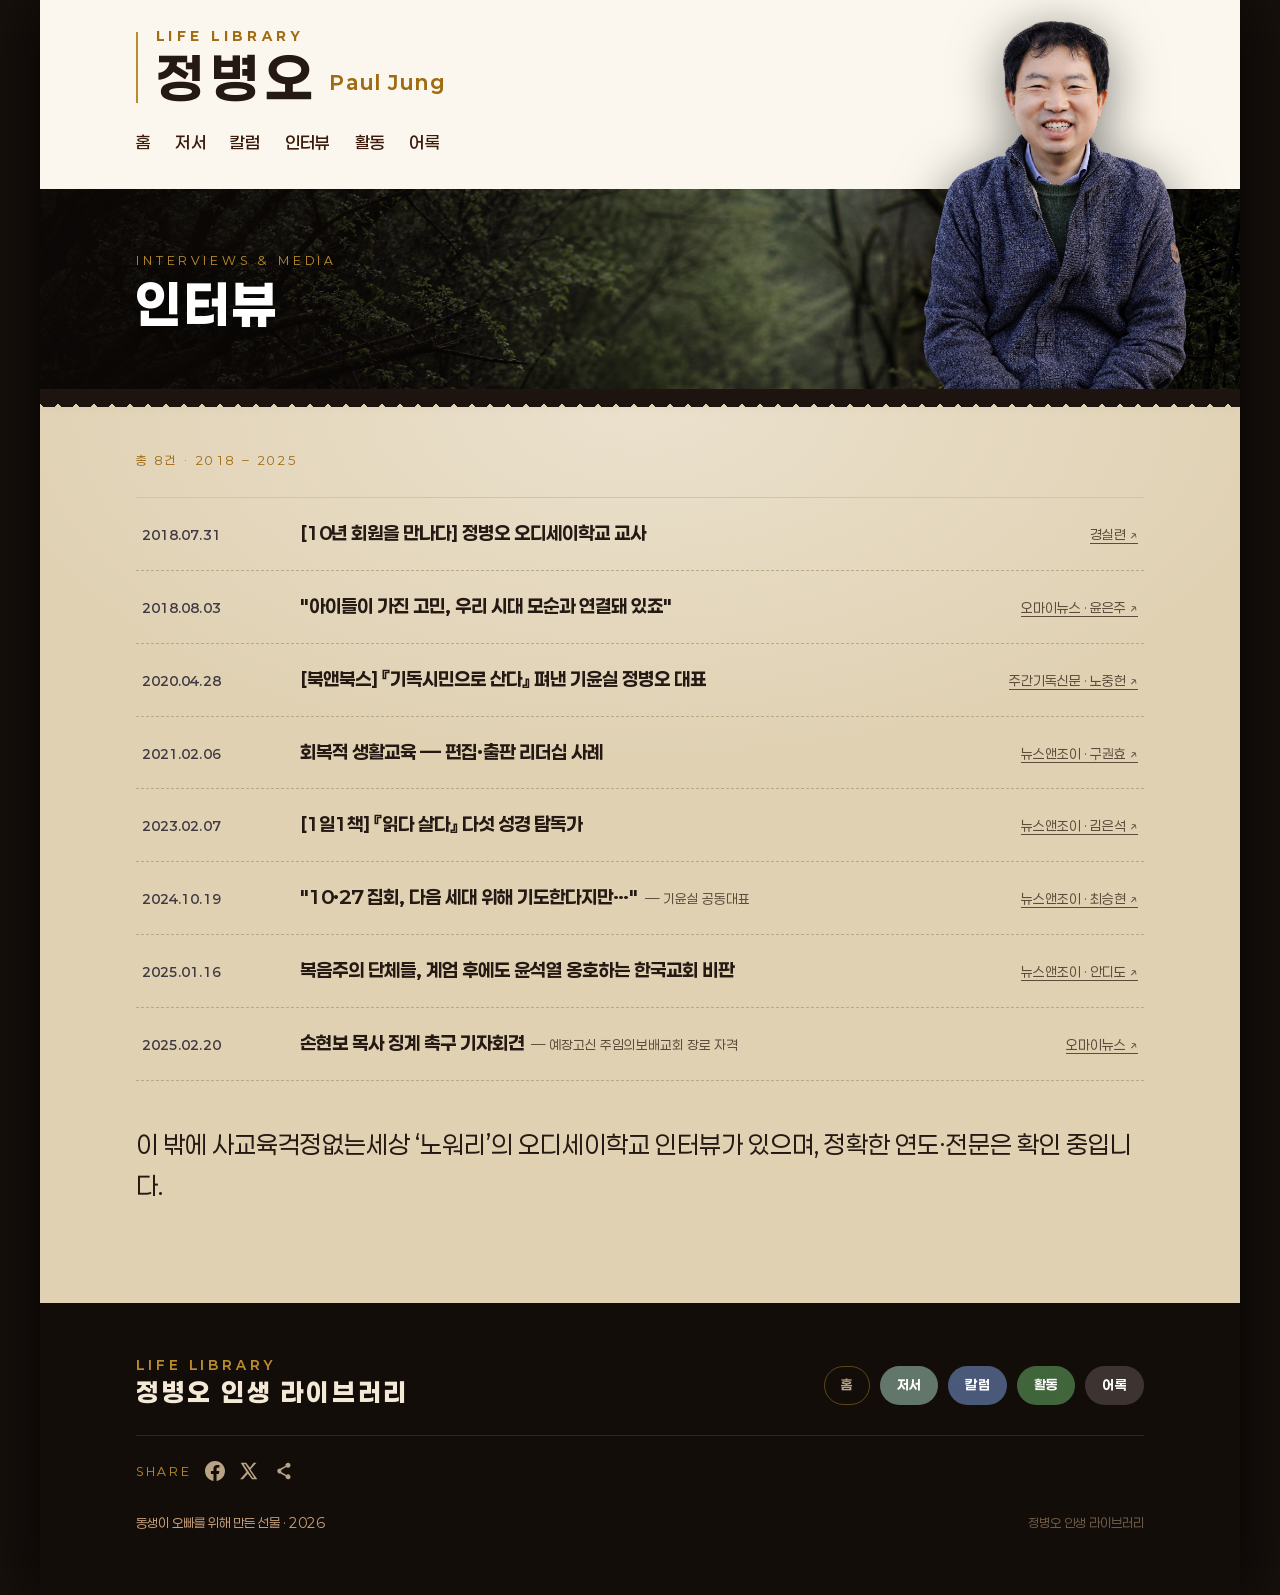
<file: interviews.html>
<!DOCTYPE html>
<html lang="ko">
<head>
<meta charset="utf-8" />
<meta name="viewport" content="width=device-width, initial-scale=1" />
<!-- 링크 공유 미리보기 (Open Graph) -->
<meta property="og:type" content="website" />
<meta property="og:url" content="https://lifelibrary-pauljung.pages.dev/" />
<meta property="og:title" content="정병오 인생 라이브러리" />
<meta property="og:description" content="교사 · 기독시민운동가 · 작가 정병오의 삶·글·활동을 담은 디지털 서고" />
<meta property="og:image" content="https://lifelibrary-pauljung.pages.dev/assets/og-image.jpg" />
<meta property="og:image:width" content="1200" />
<meta property="og:image:height" content="630" />
<meta name="twitter:card" content="summary_large_image" />
<meta name="twitter:title" content="정병오 인생 라이브러리" />
<meta name="twitter:description" content="교사 · 기독시민운동가 · 작가 정병오의 삶·글·활동을 담은 디지털 서고" />
<meta name="twitter:image" content="https://lifelibrary-pauljung.pages.dev/assets/og-image.jpg" />
<title>인터뷰 · 정병오 인생 라이브러리</title>
<meta name="description" content="정병오 인터뷰·미디어 8건 — 2018–2025." />
<link rel="stylesheet" href="styles.css" />
</head>
<body>
<nav class="floatnav" aria-label="빠른 이동">
  <div class="floatnav-inner">
    <a class="fn-brand" href="index.html">정병오<span class="en">Paul Jung</span></a>
    <div class="fn-links">
      <a href="index.html">홈</a>
      <a href="books.html">저서</a>
      <a href="columns.html">칼럼</a>
      <a href="interviews.html" class="active">인터뷰</a>
      <a href="activities.html">활동</a>
      <a href="quotes.html">어록</a>
    </div>
  </div>
</nav>
<div class="shell">

  <header class="hero-g inside">
    <img class="hero-person load d2" src="assets/person.png" alt="정병오" />
    <div class="band-white">
      <div class="brand load d1">
        <span class="mark">Life Library</span>
        <span class="name">정병오<span class="en">Paul Jung</span></span>
      </div>
      <nav class="g-nav load d1">
        <a href="index.html">홈</a>
        <a href="books.html">저서</a>
        <a href="columns.html">칼럼</a>
        <a href="interviews.html" class="active">인터뷰</a>
        <a href="activities.html">활동</a>
        <a href="quotes.html">어록</a>
      </nav>
      <div class="g-share" aria-label="공유">
        <span class="lbl">Share</span>
        <a href="https://www.facebook.com/" target="_blank" rel="noopener" aria-label="페이스북"><svg viewBox="0 0 24 24" aria-hidden="true"><path d="M24 12.07C24 5.4 18.63 0 12 0S0 5.4 0 12.07C0 18.1 4.39 23.1 10.13 24v-8.44H7.08v-3.49h3.05V9.41c0-3.02 1.79-4.69 4.53-4.69 1.31 0 2.68.24 2.68.24v2.97h-1.51c-1.49 0-1.96.93-1.96 1.89v2.25h3.33l-.53 3.49h-2.8V24C19.61 23.1 24 18.1 24 12.07z"/></svg></a>
        <a href="https://twitter.com/" target="_blank" rel="noopener" aria-label="엑스(트위터)"><svg viewBox="0 0 24 24" aria-hidden="true"><path d="M17.5 2H21l-7.2 8.2L22 22h-6.4l-5-6.6L4.8 22H1.3l7.7-8.8L2 2h6.6l4.5 6 4.4-6zm-1.1 18h1.9L7.7 3.9H5.6L16.4 20z"/></svg></a>
        <a href="https://www.instagram.com/" target="_blank" rel="noopener" aria-label="인스타그램"><svg viewBox="0 0 24 24" aria-hidden="true"><path d="M18 8a3 3 0 1 0-2.8-4H15a3 3 0 0 0 .1 1.6L8.9 9.1a3 3 0 1 0 0 5.8l6.2 3.5a3 3 0 1 0 .9-1.7L9.8 13.2a3 3 0 0 0 0-2.4l6.2-3.5c.5.4 1.2.7 2 .7z"/></svg></a>
      </div>
    </div>
    <div class="band-dark">
      <div class="page-title-in load d3">
        <span class="kicker">Interviews &amp; Media</span>
        <h1>인터뷰</h1>
      </div>
    </div>
  </header>

  <nav class="crumb-bar" aria-label="위치">
    <span class="here">현재 위치</span><a href="index.html">홈</a><span class="sep">|</span>인터뷰
  </nav>

  <div class="divider" aria-hidden="true"></div>

  <main class="panel detail">
    <p class="count-line" data-reveal>총 8건 · 2018 – 2025</p>

    <div class="records media" data-reveal style="margin-top:26px;">
      <a class="record" href="https://ccej.or.kr/posts/6MtV3o" target="_blank" rel="noopener"><div class="rd">2018.07.31</div><div class="rt">[10년 회원을 만나다] 정병오 오디세이학교 교사</div><div class="rs">경실련 ↗</div></a>
      <a class="record" href="https://web.archive.org/web/20180807225116/http://www.ohmynews.com/NWS_Web/View/at_pg.aspx?CNTN_CD=A0002460182" target="_blank" rel="noopener"><div class="rd">2018.08.03</div><div class="rt">"아이들이 가진 고민, 우리 시대 모순과 연결돼 있죠"</div><div class="rs">오마이뉴스 · 윤은주 ↗</div></a>
      <a class="record" href="https://www.kidok.com/news/articleView.html?idxno=206339" target="_blank" rel="noopener"><div class="rd">2020.04.28</div><div class="rt">[북앤북스] 『기독시민으로 산다』 펴낸 기윤실 정병오 대표</div><div class="rs">주간기독신문 · 노중헌 ↗</div></a>
      <a class="record" href="https://www.newsnjoy.or.kr/news/articleView.html?idxno=302205" target="_blank" rel="noopener"><div class="rd">2021.02.06</div><div class="rt">회복적 생활교육 — 편집·출판 리더십 사례</div><div class="rs">뉴스앤조이 · 구권효 ↗</div></a>
      <a class="record" href="https://www.newsnjoy.or.kr/news/articleView.html?idxno=305048" target="_blank" rel="noopener"><div class="rd">2023.02.07</div><div class="rt">[1일1책] 『읽다 살다』 다섯 성경 탐독가</div><div class="rs">뉴스앤조이 · 김은석 ↗</div></a>
      <a class="record" href="https://www.newsnjoy.or.kr/news/articleView.html?idxno=306727" target="_blank" rel="noopener"><div class="rd">2024.10.19</div><div class="rt">"10·27 집회, 다음 세대 위해 기도한다지만…"<span class="tag">— 기윤실 공동대표</span></div><div class="rs">뉴스앤조이 · 최승현 ↗</div></a>
      <a class="record" href="https://www.newsnjoy.or.kr/news/articleView.html?idxno=306986" target="_blank" rel="noopener"><div class="rd">2025.01.16</div><div class="rt">복음주의 단체들, 계엄 후에도 윤석열 옹호하는 한국교회 비판</div><div class="rs">뉴스앤조이 · 안디도 ↗</div></a>
      <a class="record" href="https://web.archive.org/web/20250221130207/https://www.ohmynews.com/NWS_Web/View/at_pg.aspx?CNTN_CD=A0003105096" target="_blank" rel="noopener"><div class="rd">2025.02.20</div><div class="rt">손현보 목사 징계 촉구 기자회견<span class="tag">— 예장고신 주임의보배교회 장로 자격</span></div><div class="rs">오마이뉴스 ↗</div></a>
    </div>

    <p class="lede" data-reveal style="margin-top:44px;">
      이 밖에 사교육걱정없는세상 ‘노워리’의 오디세이학교 인터뷰가 있으며, 정확한 연도·전문은 확인 중입니다.
    </p>
  </main>

  <footer class="foot">
    <div class="foot-top">
      <div class="brand"><span class="mark">Life Library</span><span class="fname">정병오 인생 라이브러리</span></div>
      <nav class="foot-links">
        <a href="index.html">홈</a><a href="books.html">저서</a><a href="columns.html">칼럼</a><a href="activities.html">활동</a><a href="quotes.html">어록</a>
      </nav>
    </div>

    <div class="foot-share" aria-label="공유">
      <span class="lbl">Share</span>
      <a href="https://www.facebook.com/" target="_blank" rel="noopener" aria-label="페이스북"><svg viewBox="0 0 24 24" aria-hidden="true"><path d="M24 12.07C24 5.4 18.63 0 12 0S0 5.4 0 12.07C0 18.1 4.39 23.1 10.13 24v-8.44H7.08v-3.49h3.05V9.41c0-3.02 1.79-4.69 4.53-4.69 1.31 0 2.68.24 2.68.24v2.97h-1.51c-1.49 0-1.96.93-1.96 1.89v2.25h3.33l-.53 3.49h-2.8V24C19.61 23.1 24 18.1 24 12.07z"/></svg></a>
      <a href="https://twitter.com/" target="_blank" rel="noopener" aria-label="엑스(트위터)"><svg viewBox="0 0 24 24" aria-hidden="true"><path d="M17.5 2H21l-7.2 8.2L22 22h-6.4l-5-6.6L4.8 22H1.3l7.7-8.8L2 2h6.6l4.5 6 4.4-6zm-1.1 18h1.9L7.7 3.9H5.6L16.4 20z"/></svg></a>
      <a href="https://www.instagram.com/" target="_blank" rel="noopener" aria-label="인스타그램"><svg viewBox="0 0 24 24" aria-hidden="true"><path d="M18 8a3 3 0 1 0-2.8-4H15a3 3 0 0 0 .1 1.6L8.9 9.1a3 3 0 1 0 0 5.8l6.2 3.5a3 3 0 1 0 .9-1.7L9.8 13.2a3 3 0 0 0 0-2.4l6.2-3.5c.5.4 1.2.7 2 .7z"/></svg></a>
    </div>

    <div class="foot-bottom">
      <span class="gift">동생이 오빠를 위해 만든 선물 · 2026</span>
      <span>정병오 인생 라이브러리</span>
    </div>
  </footer>

</div>
<script>
  (function () {
    var els = document.querySelectorAll('[data-reveal]');
    if (!('IntersectionObserver' in window) || window.matchMedia('(prefers-reduced-motion: reduce)').matches) {
      els.forEach(function (el) { el.classList.add('in'); }); return;
    }
    var io = new IntersectionObserver(function (es) {
      es.forEach(function (e) { if (e.isIntersecting) { e.target.classList.add('in'); io.unobserve(e.target); } });
    }, { threshold: 0.12, rootMargin: '0px 0px -8% 0px' });
    els.forEach(function (el) { io.observe(el); });
  })();
</script>
<script>
  (function () {
    var fn = document.querySelector('.floatnav');
    if (!fn) return;
    function upd() { if (window.scrollY > 340) fn.classList.add('show'); else fn.classList.remove('show'); }
    window.addEventListener('scroll', upd, { passive: true });
    upd();
  })();
</script>
</body>
</html>
</file>
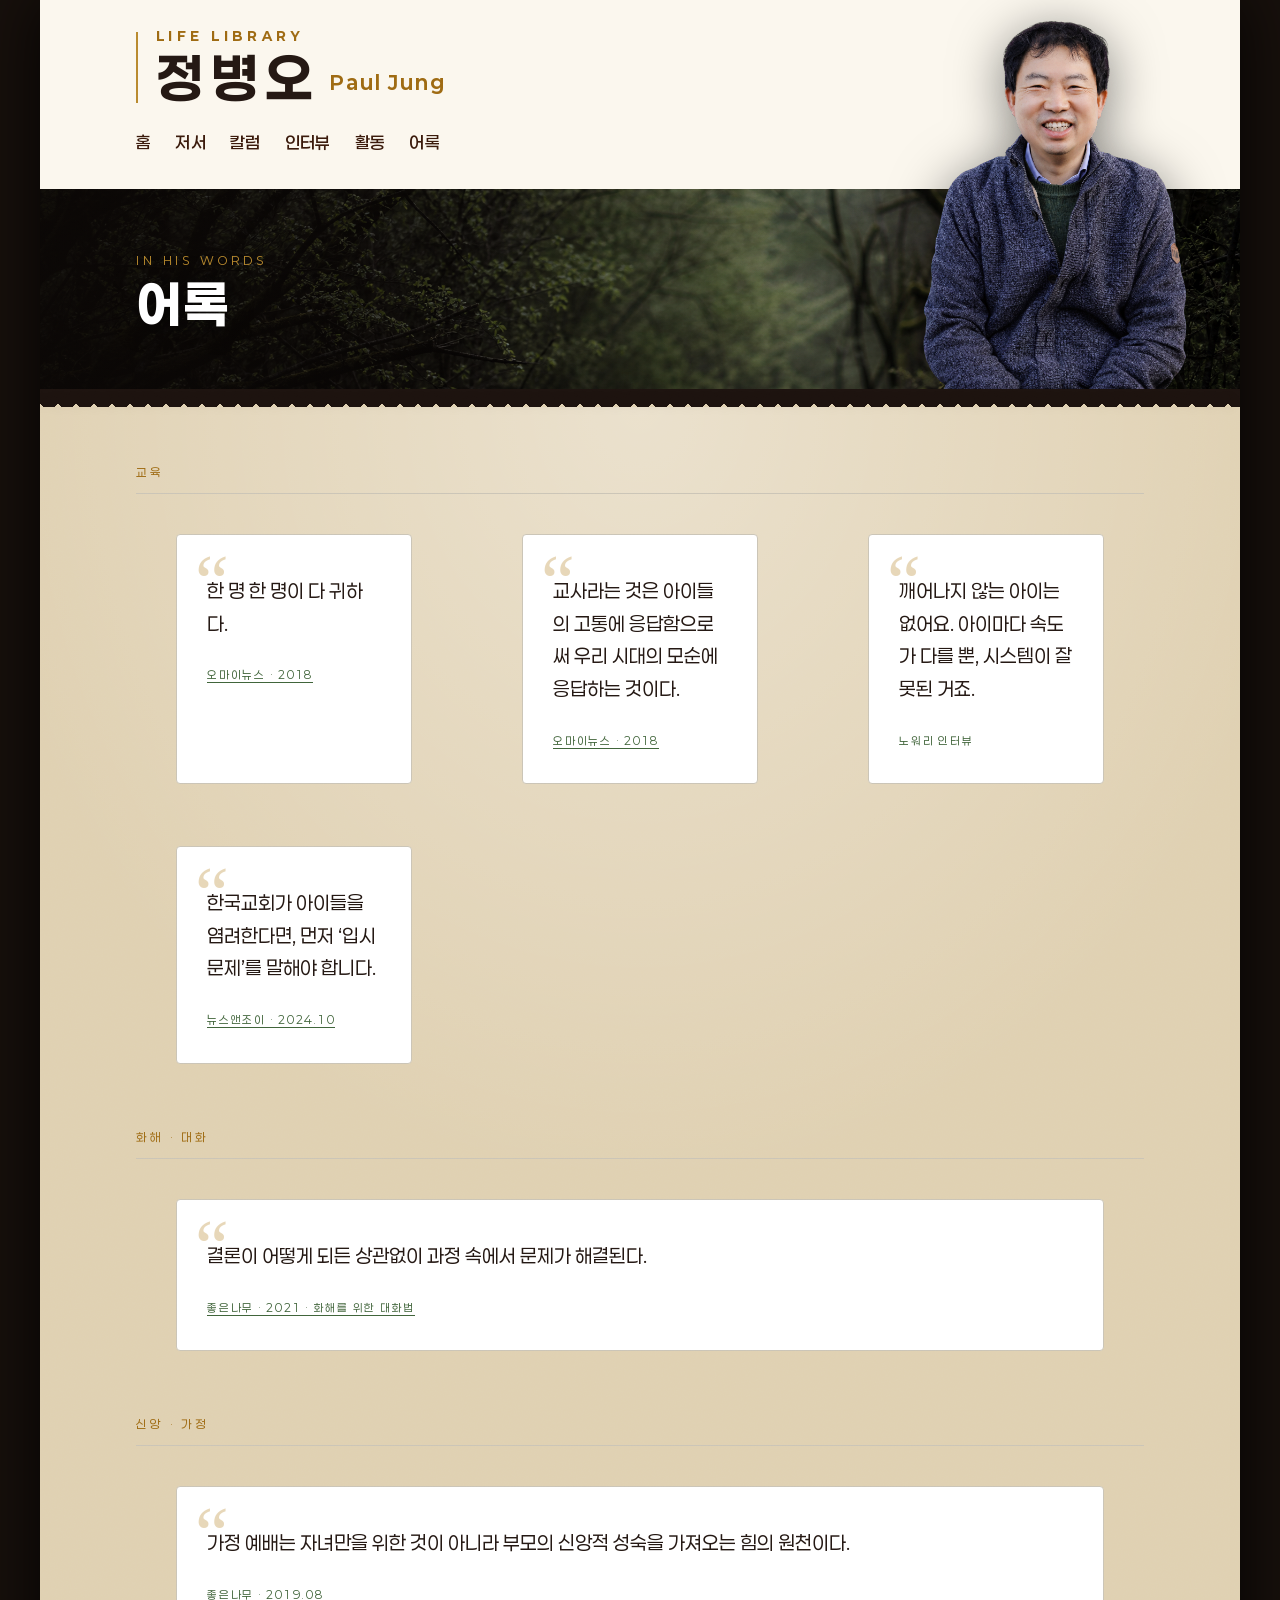
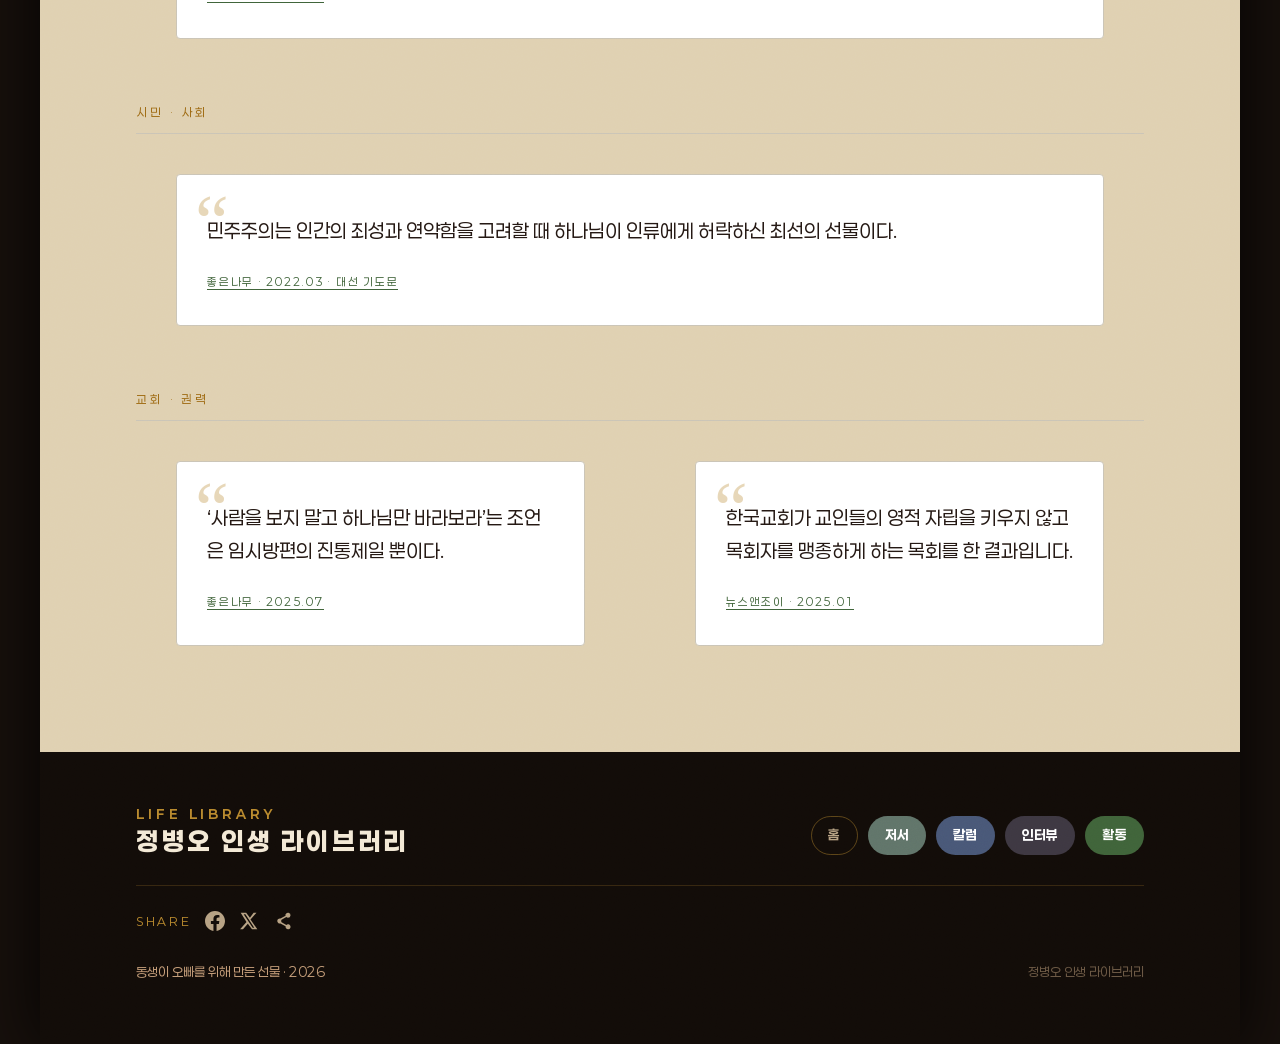
<file: quotes.html>
<!DOCTYPE html>
<html lang="ko">
<head>
<meta charset="utf-8" />
<meta name="viewport" content="width=device-width, initial-scale=1" />
<!-- 링크 공유 미리보기 (Open Graph) -->
<meta property="og:type" content="website" />
<meta property="og:url" content="https://lifelibrary-pauljung.pages.dev/" />
<meta property="og:title" content="정병오 인생 라이브러리" />
<meta property="og:description" content="교사 · 기독시민운동가 · 작가 정병오의 삶·글·활동을 담은 디지털 서고" />
<meta property="og:image" content="https://lifelibrary-pauljung.pages.dev/assets/og-image.jpg" />
<meta property="og:image:width" content="1200" />
<meta property="og:image:height" content="630" />
<meta name="twitter:card" content="summary_large_image" />
<meta name="twitter:title" content="정병오 인생 라이브러리" />
<meta name="twitter:description" content="교사 · 기독시민운동가 · 작가 정병오의 삶·글·활동을 담은 디지털 서고" />
<meta name="twitter:image" content="https://lifelibrary-pauljung.pages.dev/assets/og-image.jpg" />
<title>어록 · 정병오 인생 라이브러리</title>
<meta name="description" content="교육·화해·신앙·시민·교회 — 교차검증으로 확인한 정병오의 문장들." />
<link rel="stylesheet" href="styles.css" />
</head>
<body>
<nav class="floatnav" aria-label="빠른 이동">
  <div class="floatnav-inner">
    <a class="fn-brand" href="index.html">정병오<span class="en">Paul Jung</span></a>
    <div class="fn-links">
      <a href="index.html">홈</a>
      <a href="books.html">저서</a>
      <a href="columns.html">칼럼</a>
      <a href="interviews.html">인터뷰</a>
      <a href="activities.html">활동</a>
      <a href="quotes.html" class="active">어록</a>
    </div>
  </div>
</nav>
<div class="shell">

  <header class="hero-g inside">
    <img class="hero-person load d2" src="assets/person.png" alt="정병오" />
    <div class="band-white">
      <div class="brand load d1">
        <span class="mark">Life Library</span>
        <span class="name">정병오<span class="en">Paul Jung</span></span>
      </div>
      <nav class="g-nav load d1">
        <a href="index.html">홈</a>
        <a href="books.html">저서</a>
        <a href="columns.html">칼럼</a>
        <a href="interviews.html">인터뷰</a>
        <a href="activities.html">활동</a>
        <a href="quotes.html" class="active">어록</a>
      </nav>
      <div class="g-share" aria-label="공유">
        <span class="lbl">Share</span>
        <a href="https://www.facebook.com/" target="_blank" rel="noopener" aria-label="페이스북"><svg viewBox="0 0 24 24" aria-hidden="true"><path d="M24 12.07C24 5.4 18.63 0 12 0S0 5.4 0 12.07C0 18.1 4.39 23.1 10.13 24v-8.44H7.08v-3.49h3.05V9.41c0-3.02 1.79-4.69 4.53-4.69 1.31 0 2.68.24 2.68.24v2.97h-1.51c-1.49 0-1.96.93-1.96 1.89v2.25h3.33l-.53 3.49h-2.8V24C19.61 23.1 24 18.1 24 12.07z"/></svg></a>
        <a href="https://twitter.com/" target="_blank" rel="noopener" aria-label="엑스(트위터)"><svg viewBox="0 0 24 24" aria-hidden="true"><path d="M17.5 2H21l-7.2 8.2L22 22h-6.4l-5-6.6L4.8 22H1.3l7.7-8.8L2 2h6.6l4.5 6 4.4-6zm-1.1 18h1.9L7.7 3.9H5.6L16.4 20z"/></svg></a>
        <a href="https://www.instagram.com/" target="_blank" rel="noopener" aria-label="인스타그램"><svg viewBox="0 0 24 24" aria-hidden="true"><path d="M18 8a3 3 0 1 0-2.8-4H15a3 3 0 0 0 .1 1.6L8.9 9.1a3 3 0 1 0 0 5.8l6.2 3.5a3 3 0 1 0 .9-1.7L9.8 13.2a3 3 0 0 0 0-2.4l6.2-3.5c.5.4 1.2.7 2 .7z"/></svg></a>
      </div>
    </div>
    <div class="band-dark">
      <div class="page-title-in load d3">
        <span class="kicker">In His Words</span>
        <h1>어록</h1>
      </div>
    </div>
  </header>

  <nav class="crumb-bar" aria-label="위치">
    <span class="here">현재 위치</span><a href="index.html">홈</a><span class="sep">|</span>어록
  </nav>

  <div class="divider" aria-hidden="true"></div>

  <main class="panel detail">
    <!-- 교육 -->
    <section class="qgroup" data-reveal>
      <div class="qh">교육</div>
      <div class="quotes" style="margin-top:24px;">
        <figure class="quote light"><p>한 명 한 명이 다 귀하다.</p><cite><a href="https://web.archive.org/web/20180807225116/http://www.ohmynews.com/NWS_Web/View/at_pg.aspx?CNTN_CD=A0002460182" target="_blank" rel="noopener">오마이뉴스 · 2018</a></cite></figure>
        <figure class="quote light"><p>교사라는 것은 아이들의 고통에 응답함으로써 우리 시대의 모순에 응답하는 것이다.</p><cite><a href="https://web.archive.org/web/20180807225116/http://www.ohmynews.com/NWS_Web/View/at_pg.aspx?CNTN_CD=A0002460182" target="_blank" rel="noopener">오마이뉴스 · 2018</a></cite></figure>
        <figure class="quote light"><p>깨어나지 않는 아이는 없어요. 아이마다 속도가 다를 뿐, 시스템이 잘못된 거죠.</p><cite>노워리 인터뷰</cite></figure>
        <figure class="quote light"><p>한국교회가 아이들을 염려한다면, 먼저 ‘입시 문제’를 말해야 합니다.</p><cite><a href="https://www.newsnjoy.or.kr/news/articleView.html?idxno=306727" target="_blank" rel="noopener">뉴스앤조이 · 2024.10</a></cite></figure>
      </div>
    </section>

    <!-- 화해 · 대화 -->
    <section class="qgroup" data-reveal>
      <div class="qh">화해 · 대화</div>
      <div class="quotes" style="margin-top:24px;">
        <figure class="quote light"><p>결론이 어떻게 되든 상관없이 과정 속에서 문제가 해결된다.</p><cite><a href="https://cemk.org/22217" target="_blank" rel="noopener">좋은나무 · 2021 · 화해를 위한 대화법</a></cite></figure>
      </div>
    </section>

    <!-- 신앙 · 가정 -->
    <section class="qgroup" data-reveal>
      <div class="qh">신앙 · 가정</div>
      <div class="quotes" style="margin-top:24px;">
        <figure class="quote light"><p>가정 예배는 자녀만을 위한 것이 아니라 부모의 신앙적 성숙을 가져오는 힘의 원천이다.</p><cite><a href="https://cemk.org/14274" target="_blank" rel="noopener">좋은나무 · 2019.08</a></cite></figure>
      </div>
    </section>

    <!-- 시민 · 사회 -->
    <section class="qgroup" data-reveal>
      <div class="qh">시민 · 사회</div>
      <div class="quotes" style="margin-top:24px;">
        <figure class="quote light"><p>민주주의는 인간의 죄성과 연약함을 고려할 때 하나님이 인류에게 허락하신 최선의 선물이다.</p><cite><a href="https://cemk.org/25298" target="_blank" rel="noopener">좋은나무 · 2022.03 · 대선 기도문</a></cite></figure>
      </div>
    </section>

    <!-- 교회 · 권력 -->
    <section class="qgroup" data-reveal>
      <div class="qh">교회 · 권력</div>
      <div class="quotes" style="margin-top:24px;">
        <figure class="quote light"><p>‘사람을 보지 말고 하나님만 바라보라’는 조언은 임시방편의 진통제일 뿐이다.</p><cite><a href="https://cemk.org/42238" target="_blank" rel="noopener">좋은나무 · 2025.07</a></cite></figure>
        <figure class="quote light"><p>한국교회가 교인들의 영적 자립을 키우지 않고 목회자를 맹종하게 하는 목회를 한 결과입니다.</p><cite><a href="https://www.newsnjoy.or.kr/news/articleView.html?idxno=306986" target="_blank" rel="noopener">뉴스앤조이 · 2025.01</a></cite></figure>
      </div>
    </section>
  </main>

  <footer class="foot">
    <div class="foot-top">
      <div class="brand"><span class="mark">Life Library</span><span class="fname">정병오 인생 라이브러리</span></div>
      <nav class="foot-links">
        <a href="index.html">홈</a><a href="books.html">저서</a><a href="columns.html">칼럼</a><a href="interviews.html">인터뷰</a><a href="activities.html">활동</a>
      </nav>
    </div>

    <div class="foot-share" aria-label="공유">
      <span class="lbl">Share</span>
      <a href="https://www.facebook.com/" target="_blank" rel="noopener" aria-label="페이스북"><svg viewBox="0 0 24 24" aria-hidden="true"><path d="M24 12.07C24 5.4 18.63 0 12 0S0 5.4 0 12.07C0 18.1 4.39 23.1 10.13 24v-8.44H7.08v-3.49h3.05V9.41c0-3.02 1.79-4.69 4.53-4.69 1.31 0 2.68.24 2.68.24v2.97h-1.51c-1.49 0-1.96.93-1.96 1.89v2.25h3.33l-.53 3.49h-2.8V24C19.61 23.1 24 18.1 24 12.07z"/></svg></a>
      <a href="https://twitter.com/" target="_blank" rel="noopener" aria-label="엑스(트위터)"><svg viewBox="0 0 24 24" aria-hidden="true"><path d="M17.5 2H21l-7.2 8.2L22 22h-6.4l-5-6.6L4.8 22H1.3l7.7-8.8L2 2h6.6l4.5 6 4.4-6zm-1.1 18h1.9L7.7 3.9H5.6L16.4 20z"/></svg></a>
      <a href="https://www.instagram.com/" target="_blank" rel="noopener" aria-label="인스타그램"><svg viewBox="0 0 24 24" aria-hidden="true"><path d="M18 8a3 3 0 1 0-2.8-4H15a3 3 0 0 0 .1 1.6L8.9 9.1a3 3 0 1 0 0 5.8l6.2 3.5a3 3 0 1 0 .9-1.7L9.8 13.2a3 3 0 0 0 0-2.4l6.2-3.5c.5.4 1.2.7 2 .7z"/></svg></a>
    </div>

    <div class="foot-bottom">
      <span class="gift">동생이 오빠를 위해 만든 선물 · 2026</span>
      <span>정병오 인생 라이브러리</span>
    </div>
  </footer>

</div>
<script>
  (function () {
    var els = document.querySelectorAll('[data-reveal]');
    if (!('IntersectionObserver' in window) || window.matchMedia('(prefers-reduced-motion: reduce)').matches) {
      els.forEach(function (el) { el.classList.add('in'); }); return;
    }
    var io = new IntersectionObserver(function (es) {
      es.forEach(function (e) { if (e.isIntersecting) { e.target.classList.add('in'); io.unobserve(e.target); } });
    }, { threshold: 0.12, rootMargin: '0px 0px -8% 0px' });
    els.forEach(function (el) { io.observe(el); });
  })();
</script>
<script>
  (function () {
    var fn = document.querySelector('.floatnav');
    if (!fn) return;
    function upd() { if (window.scrollY > 340) fn.classList.add('show'); else fn.classList.remove('show'); }
    window.addEventListener('scroll', upd, { passive: true });
    upd();
  })();
</script>
</body>
</html>
</file>
<file: styles.css>
/* =========================================================================
   정병오 인생 라이브러리 — DARK (서고 톤)
   Neil Gaiman 디자인 시스템 이식판. "헌책방 + 극장 포스터".
   classic / bold 와 완전히 다른 어두운 문학적 톤.
   ========================================================================= */

/* ---------- Fonts: Paperlogy (로컬) ---------- */
@font-face { font-family:'Paperlogy'; font-weight:400; font-style:normal; font-display:swap;
  src:url('assets/fonts/Paperlogy-4Regular.ttf') format('truetype'); }
@font-face { font-family:'Paperlogy'; font-weight:500; font-style:normal; font-display:swap;
  src:url('assets/fonts/Paperlogy-5Medium.ttf') format('truetype'); }
@font-face { font-family:'Paperlogy'; font-weight:600; font-style:normal; font-display:swap;
  src:url('assets/fonts/Paperlogy-6SemiBold.ttf') format('truetype'); }
@font-face { font-family:'Paperlogy'; font-weight:700; font-style:normal; font-display:swap;
  src:url('assets/fonts/Paperlogy-7Bold.ttf') format('truetype'); }
@font-face { font-family:'Paperlogy'; font-weight:800; font-style:normal; font-display:swap;
  src:url('assets/fonts/Paperlogy-8ExtraBold.ttf') format('truetype'); }
@font-face { font-family:'Paperlogy'; font-weight:900; font-style:normal; font-display:swap;
  src:url('assets/fonts/Paperlogy-9Black.ttf') format('truetype'); }

/* ---------- Design Tokens (게이먼 실측값 기반) ---------- */
:root {
  /* 배경 / 판 */
  --bg-deep:      #17100c;   /* 사이트 배경 (게이먼 #1d130f 보다 살짝 더 깊게) */
  --bg-hero:      #1d130f;   /* 히어로 */
  --bg-hero-2:    #2a1c14;   /* 히어로 그라데이션 상단 */
  --parchment:    #e0d1b2;   /* 콘텐츠 판 (양피지 탄) */
  --parchment-dk: #d2c09b;
  --cream:        #eee8d5;   /* 카드 */
  --cream-2:      #fff9e6;   /* 표지 뒤 얇은 크림 */
  --cream-border: #cbc5b7;
  --paper:        #ffffff;

  /* 잉크 / 텍스트 */
  --ink:          #241813;   /* 양피지 위 본문 */
  --ink-soft:     #5c4a3a;
  --on-dark:      #f3e9d6;   /* 어두운 배경 위 텍스트 */
  --on-dark-soft: #b7a284;

  /* 강조 */
  --nav:          #4a2410;
  --green:        #40643a;
  --green-bright: #88bd8b;
  --green-hover:  #6ba85e;
  --gold:         #b98a2e;   /* 게이먼 #644a13 를 밝은 금색 라인용으로 */
  --gold-deep:    #644a13;
  --blue:         #2a5a9e;
  --bread:        #c49d79;
  --amber:        #9e6a12;
  --rss:          #c26320;

  /* 유형별 색인 (콘텐츠 종류 = 색) */
  --t-book:   #61756a;   /* 저서 — 세이지 */
  --t-media:  #3e3842;   /* 인터뷰·미디어 — 퍼플그레이 */
  --t-essay:  #495878;   /* 칼럼·기고 — 슬레이트 블루 */
  --t-voice:  #3c322f;   /* 어록·강연 — 다크 브라운 */
  --t-act:    #40643a;   /* 활동·연대기 — 딥 그린 */

  /* 타이포 */
  --f-display: 'Paperlogy', 'Apple SD Gothic Neo', 'Malgun Gothic', sans-serif;  /* 라벨·대문자 */
  --f-head:    'Paperlogy', 'Apple SD Gothic Neo', 'Malgun Gothic', sans-serif;  /* 헤드라인 */
  --f-body:    'Paperlogy', 'Apple SD Gothic Neo', 'Malgun Gothic', sans-serif;  /* 본문 */

  /* 형태 */
  --maxw: 1200px;
  --indent: 8%;
  --radius-sm: 4px;
  --radius-md: 8px;
  --shadow-shell: 0 0 60px rgba(0,0,0,.85);
  --shadow-card:  0 2px 10px rgba(20,12,8,.12);
  --shadow-glow:  0 6px 26px rgba(20,12,8,.32);
  --ease: cubic-bezier(.22,.61,.36,1);
}

/* ---------- Reset ---------- */
*, *::before, *::after { box-sizing: border-box; }
html { -webkit-text-size-adjust: 100%; scroll-behavior: smooth; }
body {
  margin: 0;
  background: var(--bg-deep);
  color: var(--ink);
  font-family: var(--f-body);
  font-weight: 400;
  font-size: 16px;
  line-height: 1.85;
  -webkit-font-smoothing: antialiased;
  text-rendering: optimizeLegibility;
}
img { max-width: 100%; display: block; }
a { color: inherit; text-decoration: none; }
h1, h2, h3, h4 { margin: 0; font-weight: 400; }
p { margin: 0 0 1.25em; }
ul { margin: 0; padding: 0; list-style: none; }

/* =========================================================================
   Shell — 어둠 위에 떠 있는 지면 (게이먼 시그니처)
   ========================================================================= */
.shell {
  position: relative;
  max-width: var(--maxw);
  margin: 0 auto;
  background: var(--bg-hero);
  box-shadow: var(--shadow-shell);
  overflow: hidden;
}
/* 종이 그레인 오버레이 */
.shell::before {
  content: "";
  position: absolute; inset: 0;
  z-index: 9;
  pointer-events: none;
  opacity: .05;
  background-image: url("data:image/svg+xml,%3Csvg xmlns='http://www.w3.org/2000/svg' width='140' height='140'%3E%3Cfilter id='n'%3E%3CfeTurbulence type='fractalNoise' baseFrequency='.85' numOctaves='2'/%3E%3C/filter%3E%3Crect width='100%25' height='100%25' filter='url(%23n)'/%3E%3C/svg%3E");
  mix-blend-mode: overlay;
}

/* =========================================================================
   Hero (dark)
   ========================================================================= */
.hero {
  position: relative;
  padding: 0 var(--indent) 70px;
  background:
    radial-gradient(120% 90% at 50% -10%, var(--bg-hero-2) 0%, var(--bg-hero) 55%, #150d09 100%);
  color: var(--on-dark);
  overflow: hidden;
}
/* 서가(책등) 느낌의 아주 옅은 세로선 */
.hero::after {
  content: "";
  position: absolute; inset: 0;
  pointer-events: none;
  opacity: .35;
  background-image: repeating-linear-gradient(
    90deg, transparent 0 46px,
    rgba(0,0,0,.35) 46px 47px,
    rgba(255,240,210,.03) 47px 48px);
  mask-image: linear-gradient(180deg, transparent, #000 60%, transparent);
}

/* 상단 바 */
.topbar {
  position: relative; z-index: 3;
  display: flex; align-items: center; justify-content: space-between;
  gap: 24px;
  padding: 30px 0 26px;
  border-bottom: 1px solid rgba(185,138,46,.28);
}
.brand { display: flex; flex-direction: column; line-height: 1; }
.brand .mark {
  font-family: var(--f-display);
  font-weight: 800;
  font-size: 15px;
  letter-spacing: .34em;
  color: var(--gold);
  text-transform: uppercase;
}
.brand .name {
  font-family: var(--f-head);
  font-weight: 800;
  font-size: 26px;
  letter-spacing: .12em;
  color: var(--on-dark);
  margin-top: 8px;
}

/* Nav (게이먼: 링크 hover → 녹색) */
.nav { display: flex; flex-wrap: wrap; gap: 4px 26px; }
.nav a {
  position: relative;
  font-family: var(--f-head);
  font-size: 16px;
  letter-spacing: .06em;
  color: var(--on-dark-soft);
  padding: 4px 0;
  transition: color .25s var(--ease);
}
.nav a::after {
  content: ""; position: absolute; left: 0; bottom: -2px;
  width: 0; height: 1px; background: var(--green-bright);
  transition: width .3s var(--ease);
}
.nav a:hover { color: var(--green-bright); }
.nav a:hover::after { width: 100%; }

/* 히어로 본문 */
.hero-main {
  position: relative; z-index: 3;
  display: grid;
  grid-template-columns: 1.55fr 1fr;
  gap: 40px;
  align-items: end;
  padding-top: 68px;
}
.hero-kicker {
  font-family: var(--f-display);
  font-size: 13px;
  letter-spacing: .42em;
  text-transform: uppercase;
  color: var(--gold);
  margin-bottom: 26px;
}
.hero-title {
  font-family: var(--f-head);
  font-weight: 800;
  font-size: clamp(3.4rem, 9vw, 7rem);
  line-height: .96;
  letter-spacing: .04em;
  color: #fff;
  text-shadow: 0 2px 30px rgba(0,0,0,.5);
}
.hero-title .en {
  display: block;
  font-family: var(--f-display);
  font-weight: 500;
  font-size: clamp(.9rem, 2.2vw, 1.25rem);
  letter-spacing: .5em;
  color: var(--on-dark-soft);
  margin-top: 22px;
  padding-left: .5em;
}
.hero-role {
  margin-top: 30px;
  font-family: var(--f-head);
  font-size: clamp(1.05rem, 2.4vw, 1.5rem);
  color: var(--on-dark);
  letter-spacing: .04em;
}
.hero-role .dot { color: var(--green-bright); margin: 0 .5em; }
.hero-desc {
  margin-top: 22px;
  max-width: 46ch;
  color: var(--on-dark-soft);
  font-size: 1rem;
  line-height: 1.95;
}

/* "지금" 패널 — 게이먼 New Releases 오버레이 이식 */
.now {
  position: relative;
  padding: 30px 30px 32px;
  background: linear-gradient(160deg, rgba(60,42,28,.55), rgba(20,13,9,.65));
  border: 1px solid rgba(185,138,46,.35);
  border-radius: var(--radius-sm);
  backdrop-filter: blur(2px);
}
.now::before {
  content: "";
  position: absolute; left: 0; top: 20px; bottom: 20px;
  width: 3px; background: var(--gold);
}
.now h2 {
  font-family: var(--f-display);
  font-size: 13px;
  letter-spacing: .34em;
  text-transform: uppercase;
  color: var(--gold);
  margin-bottom: 4px;
}
.now .sub {
  font-family: var(--f-head);
  color: var(--on-dark);
  font-size: 20px;
  margin-bottom: 18px;
}
.now ul li {
  padding: 11px 0;
  border-top: 1px solid rgba(255,240,210,.12);
  color: var(--on-dark);
  font-size: 15px;
  line-height: 1.5;
}
.now ul li:first-child { border-top: 0; }
.now ul li b { color: var(--green-bright); font-weight: 500; }
.now ul li span { display: block; color: var(--on-dark-soft); font-size: 13px; }

/* =========================================================================
   Jagged divider — 게이먼 톱니선 이식 (CSS zigzag)
   ========================================================================= */
.divider {
  position: relative; z-index: 4;
  height: 18px;
  background:
    linear-gradient(-45deg, var(--parchment) 9px, transparent 0) 0 9px,
    linear-gradient( 45deg, var(--parchment) 9px, transparent 0) 0 9px;
  background-size: 18px 18px;
  background-repeat: repeat-x;
  filter: drop-shadow(0 -3px 6px rgba(0,0,0,.4));
}

/* =========================================================================
   Parchment 본문 판
   ========================================================================= */
.panel {
  position: relative;
  background: var(--parchment);
  background-image:
    radial-gradient(140% 100% at 50% 0%, rgba(255,255,255,.35), transparent 40%);
  color: var(--ink);
  padding: 8px var(--indent) 80px;
}

/* 섹션 제목 공통 */
.sec-head { margin: 76px 0 30px; }
.sec-head .eyebrow {
  font-family: var(--f-display);
  font-size: 12px;
  letter-spacing: .38em;
  text-transform: uppercase;
  color: var(--amber);
  display: block;
  margin-bottom: 10px;
}
.sec-head h2 {
  font-family: var(--f-head);
  font-weight: 800;
  font-size: clamp(1.9rem, 4.5vw, 3rem);
  letter-spacing: .04em;
  color: var(--ink);
  line-height: 1.05;
}
.sec-head .lead {
  margin-top: 14px;
  max-width: 60ch;
  color: var(--ink-soft);
  font-size: 1rem;
}

/* ---------- 홈 3단 (게이먼 bottom-area) ---------- */
.home-grid {
  display: grid;
  grid-template-columns: .85fr 1.2fr .95fr;
  gap: 34px;
  padding-top: 54px;
}
.col h3.col-title {
  font-family: var(--f-head);
  font-weight: 800;
  font-size: 1.4rem;
  letter-spacing: .04em;
  margin-bottom: 16px;
  padding-bottom: 10px;
  border-bottom: 2px solid rgba(36,24,19,.18);
}
.col-a h3.col-title { color: var(--gold-deep); }
.col-b h3.col-title { color: var(--green); }
.col-c h3.col-title { color: var(--blue); }

/* 오늘의 문장 (Coming Soon 이식) */
.today {
  background: linear-gradient(155deg, #24312c, #171d1a);
  color: var(--cream);
  border: 2px solid #10140f;
  border-radius: var(--radius-sm);
  padding: 34px 28px;
  position: relative;
  min-height: 240px;
  display: flex; flex-direction: column; justify-content: center;
}
.today .qmark {
  font-family: Georgia, serif;
  font-size: 84px; line-height: .3;
  color: rgba(136,189,139,.5);
  margin-bottom: 26px;
}
.today p {
  font-family: var(--f-head);
  font-size: 1.35rem;
  line-height: 1.55;
  color: #fff;
  margin-bottom: 18px;
  text-shadow: 0 1px 12px rgba(0,0,0,.4);
}
.today cite {
  font-style: normal;
  font-family: var(--f-display);
  font-size: 12px;
  letter-spacing: .18em;
  text-transform: uppercase;
  color: var(--green-bright);
}

/* 저널 종이 카드 (paper 이식) */
.paper {
  background: var(--paper);
  border: 1px solid var(--cream-border);
  box-shadow: var(--shadow-card);
  padding: 30px 32px 34px;
}
.paper .date {
  text-align: right;
  font-family: var(--f-display);
  font-size: 12px; letter-spacing: .16em;
  text-transform: uppercase;
  color: var(--ink-soft);
  margin-bottom: 18px;
}
.paper h4 {
  font-family: var(--f-head);
  font-weight: 800;
  font-size: 1.45rem;
  line-height: 1.35;
  color: #7a2718;
  margin-bottom: 14px;
}
.paper p { color: #33241c; font-size: .98rem; }
.paper .src { color: var(--ink-soft); font-size: .85rem; font-style: italic; }
.morelink {
  display: inline-flex; align-items: center; gap: .5em;
  font-family: var(--f-display);
  font-size: 12px; letter-spacing: .18em; text-transform: uppercase;
  color: var(--amber);
  margin-top: 20px;
  transition: gap .25s var(--ease), color .25s var(--ease);
}
.morelink::after { content: "→"; transition: transform .25s var(--ease); }
.morelink:hover { color: #7a2718; }
.morelink:hover::after { transform: translateX(4px); }

/* 연대기 (updates 이식) */
.timeline { position: relative; padding-left: 22px; }
.timeline::before {
  content: ""; position: absolute; left: 5px; top: 6px; bottom: 6px;
  width: 2px; background: linear-gradient(var(--blue), transparent);
}
.timeline li {
  position: relative;
  padding: 0 0 20px 4px;
}
.timeline li::before {
  content: ""; position: absolute; left: -22px; top: 8px;
  width: 9px; height: 9px; border-radius: 50%;
  background: var(--parchment); border: 2px solid var(--blue);
}
.timeline .yr {
  font-family: var(--f-display);
  font-weight: 700;
  font-size: 13px; letter-spacing: .1em;
  color: var(--blue);
}
.timeline .ev { display: block; color: var(--ink); font-size: .95rem; line-height: 1.5; }

/* =========================================================================
   서가 — 저서 그리드 (one-work 이식)
   ========================================================================= */
.stacks {
  display: grid;
  grid-template-columns: repeat(auto-fill, minmax(168px, 1fr));
  gap: 26px;
}
.book {
  background: var(--cream);
  border: 1px solid var(--cream-border);
  border-radius: var(--radius-sm);
  padding: 16px 14px 18px;
  text-align: center;
  transition: transform .3s var(--ease), box-shadow .3s var(--ease);
}
.book:hover { transform: translateY(-6px); box-shadow: var(--shadow-glow); }
.book .cover {
  background: var(--cream-2);
  border: 1px solid #e6ddc2;
  padding: 14px;
  margin-bottom: 14px;
  display: flex; align-items: center; justify-content: center;
  height: 200px;
  overflow: hidden;
}
.book .cover img {
  max-height: 100%;
  width: auto;
  box-shadow: 0 4px 14px rgba(20,12,8,.28);
  transition: transform .4s var(--ease);
}
.book:hover .cover img { transform: scale(1.04); }
.book .bt {
  font-family: var(--f-head);
  font-weight: 700;
  font-size: 1rem;
  line-height: 1.35;
  color: var(--ink);
  margin-bottom: 6px;
}
.book .bm {
  font-family: var(--f-display);
  font-size: 11px; letter-spacing: .1em;
  color: var(--ink-soft);
  text-transform: uppercase;
}

/* =========================================================================
   유형별 색인 (Cool Stuff box-tag 이식) — 콘텐츠 종류 = 색
   ========================================================================= */
.index-list { display: grid; gap: 20px; }
.index-row {
  display: grid;
  grid-template-columns: 132px 1fr;
  background: var(--cream);
  border: 1px solid var(--cream-border);
  border-radius: var(--radius-sm);
  overflow: hidden;
  transition: box-shadow .3s var(--ease), transform .3s var(--ease);
}
.index-row:hover { box-shadow: var(--shadow-glow); transform: translateX(4px); }
.index-tag {
  display: flex; align-items: flex-end; justify-content: center;
  padding: 20px 12px;
  color: #fff;
}
.index-tag .label {
  writing-mode: vertical-rl;
  transform: rotate(180deg);
  font-family: var(--f-head);
  font-weight: 800;
  font-size: 1.7rem;
  letter-spacing: .12em;
}
.index-tag.book  { background: var(--t-book); }
.index-tag.media { background: var(--t-media); }
.index-tag.essay { background: var(--t-essay); }
.index-tag.voice { background: var(--t-voice); }
.index-body { padding: 26px 30px; }
.index-body .count {
  font-family: var(--f-display);
  font-size: 12px; letter-spacing: .2em; text-transform: uppercase;
  color: var(--amber); margin-bottom: 8px;
}
.index-body h3 {
  font-family: var(--f-head);
  font-weight: 800;
  font-size: 1.5rem;
  color: var(--ink);
  margin-bottom: 8px;
}
.index-body p { color: var(--ink-soft); font-size: .96rem; margin-bottom: 12px; }
.index-body .ex { color: var(--ink); }
.index-body .ex b { font-weight: 700; }

/* =========================================================================
   어록 (interview-quote 이식)
   ========================================================================= */
.voices {
  background: linear-gradient(180deg, #1d130f, #241812);
  color: var(--on-dark);
  margin: 80px calc(-1 * var(--indent)) -80px;
  padding: 90px var(--indent) 96px;
  position: relative;
}
.voices .sec-head h2 { color: #fff; }
.voices .sec-head .eyebrow { color: var(--green-bright); }
.voices .sec-head .lead { color: var(--on-dark-soft); }
.quotes {
  display: grid;
  grid-template-columns: repeat(auto-fit, minmax(280px, 1fr));
  gap: 30px;
  margin-top: 42px;
}
.quote {
  position: relative;
  padding: 40px 30px 30px;
  border: 1px solid rgba(185,138,46,.28);
  border-radius: var(--radius-sm);
  background: rgba(255,240,210,.02);
  transition: border-color .3s var(--ease), background .3s var(--ease);
}
.quote:hover { border-color: rgba(136,189,139,.5); background: rgba(136,189,139,.05); }
.quote::before {
  content: "\201C";
  position: absolute; top: 8px; left: 18px;
  font-family: Georgia, serif;
  font-size: 76px; line-height: 1;
  color: rgba(185,138,46,.4);
}
.quote p {
  font-family: var(--f-head);
  font-size: 1.2rem;
  line-height: 1.7;
  color: #fff;
  margin-bottom: 18px;
}
.quote cite {
  font-style: normal;
  font-family: var(--f-display);
  font-size: 11px; letter-spacing: .16em; text-transform: uppercase;
  color: var(--green-bright);
}

/* =========================================================================
   Footer
   ========================================================================= */
.foot {
  background: #120c08;
  color: var(--on-dark-soft);
  padding: 56px var(--indent) 60px;
  position: relative; z-index: 4;
}
.foot-top {
  display: flex; flex-wrap: wrap; gap: 24px;
  justify-content: space-between; align-items: flex-end;
  padding-bottom: 30px;
  border-bottom: 1px solid rgba(185,138,46,.22);
}
.foot .mark {
  font-family: var(--f-display);
  font-weight: 700; font-size: 13px; letter-spacing: .3em;
  text-transform: uppercase; color: var(--gold);
}
.foot .fname {
  font-family: var(--f-head);
  font-weight: 800; font-size: 1.6rem; letter-spacing: .1em;
  color: var(--on-dark); margin-top: 8px;
}
.foot-links { display: flex; flex-wrap: wrap; gap: 9px 10px; }
.foot-links a {
  font-family: var(--f-head); font-weight: 700; font-size: 13.5px; letter-spacing: .02em;
  color: #fff; background: var(--amber); border: 1px solid transparent;
  padding: 6px 16px; border-radius: 20px;
  transition: transform .2s var(--ease), box-shadow .2s var(--ease), filter .2s var(--ease);
}
.foot-links a:hover { transform: translateY(-2px); box-shadow: 0 6px 16px rgba(0,0,0,.4); filter: brightness(1.08); }
/* 유형별 색 — 라이브러리 미리보기 칩과 동일 */
.foot-links a[href="books.html"]      { background: var(--t-book); }
.foot-links a[href="columns.html"]    { background: var(--t-essay); }
.foot-links a[href="interviews.html"] { background: var(--t-media); }
.foot-links a[href="activities.html"] { background: var(--t-act); }
.foot-links a[href="quotes.html"]     { background: var(--t-voice); }
/* 홈 · 열람실 = 중립 아웃라인 */
.foot-links a[href="index.html"],
.foot-links a[href="catalog.html"] {
  background: transparent; color: var(--on-dark-soft);
  border-color: rgba(185, 138, 46, .45);
}
.foot-links a[href="index.html"]:hover,
.foot-links a[href="catalog.html"]:hover { color: #fff; border-color: var(--green-bright); filter: none; }
/* 공유 — 헤더에서 푸터로 이동 */
.foot-share {
  display: flex; align-items: center; gap: 14px;
  padding: 24px 0 2px;
}
.foot-share .lbl {
  font-family: var(--f-display);
  font-size: 12px; letter-spacing: .22em; text-transform: uppercase;
  color: var(--gold);
}
.foot-share a { display: inline-flex; }
.foot-share svg { width: 20px; height: 20px; fill: var(--on-dark-soft); transition: fill .2s var(--ease); }
.foot-share a:hover svg { fill: var(--green-bright); }
.foot-bottom {
  padding-top: 26px;
  display: flex; flex-wrap: wrap; gap: 8px 20px; justify-content: space-between;
  font-size: 13px; color: #6b5844;
}
.foot-bottom .gift { color: var(--bread); }

/* =========================================================================
   Motion — 로드 스태거 + 스크롤 리빌
   ========================================================================= */
@keyframes rise {
  from { opacity: 0; transform: translateY(26px); }
  to   { opacity: 1; transform: translateY(0); }
}
.load { opacity: 0; animation: rise .9s var(--ease) forwards; }
.d1 { animation-delay: .15s; }
.d2 { animation-delay: .3s; }
.d3 { animation-delay: .45s; }
.d4 { animation-delay: .6s; }

[data-reveal] { opacity: 0; transform: translateY(28px); transition: opacity .8s var(--ease), transform .8s var(--ease); }
[data-reveal].in { opacity: 1; transform: translateY(0); }

@media (prefers-reduced-motion: reduce) {
  * { animation: none !important; transition: none !important; scroll-behavior: auto !important; }
  .load, [data-reveal] { opacity: 1 !important; transform: none !important; }
}

/* =========================================================================
   Responsive
   ========================================================================= */
@media (max-width: 1080px) {
  :root { --indent: 6%; }
  .hero-main { grid-template-columns: 1fr; gap: 44px; align-items: start; }
  .now { max-width: 460px; }
  .home-grid { grid-template-columns: 1fr 1fr; }
  .col-c { grid-column: 1 / -1; }
}
@media (max-width: 760px) {
  :root { --indent: 22px; }
  body { font-size: 15px; }
  .topbar { flex-direction: column; align-items: flex-start; gap: 18px; }
  .nav { gap: 2px 18px; }
  .hero-main { padding-top: 44px; }
  .home-grid { grid-template-columns: 1fr; gap: 40px; }
  .col-c { grid-column: auto; }
  .stacks { grid-template-columns: repeat(auto-fill, minmax(140px, 1fr)); gap: 18px; }
  .index-row { grid-template-columns: 92px 1fr; }
  .index-tag .label { font-size: 1.3rem; }
  .index-body { padding: 22px; }
  .voices { padding: 64px var(--indent) 70px; }
}
@media (max-width: 420px) {
  .stacks { grid-template-columns: 1fr 1fr; }
  .hero-title { font-size: 3rem; }
}

/* =========================================================================
   INSIDE 템플릿 + 상세 페이지 (게이먼 2-템플릿 구조)
   ========================================================================= */

/* 홈 히어로 (간략판) */
.hero .hero-lead.solo { padding: 66px 0 44px; max-width: 940px; }
.nav a.active { color: var(--green-bright); }
.nav a.active::after { width: 100%; }

/* inside 히어로 — 홈보다 낮게 */
.hero.inside { padding-bottom: 46px; }
.page-title { position: relative; z-index: 3; padding-top: 50px; }
.page-title .hero-kicker { margin-bottom: 16px; }
.page-title h1 {
  font-family: var(--f-head);
  font-weight: 800;
  font-size: clamp(2.6rem, 7vw, 4.8rem);
  line-height: 1;
  letter-spacing: .04em;
  color: #fff;
  text-shadow: 0 2px 26px rgba(0,0,0,.5);
}
.page-title .pt-sub {
  margin-top: 18px;
  max-width: 52ch;
  color: var(--on-dark-soft);
  font-size: 1.02rem;
}

/* 빵부스러기 */
.breadcrumbs {
  font-family: var(--f-display);
  font-size: 12px;
  letter-spacing: .14em;
  text-transform: uppercase;
  color: #8a6f4f;
  padding: 26px 0 4px;
}
.breadcrumbs a { color: #9a7449; transition: color .25s var(--ease); }
.breadcrumbs a:hover { color: var(--nav); }
.breadcrumbs .sep { margin: 0 .6em; opacity: .45; }
.breadcrumbs .here { color: var(--ink); }

/* 리드 문단 */
.lede {
  font-family: var(--f-head);
  font-size: clamp(1.15rem, 2.4vw, 1.55rem);
  line-height: 1.65;
  color: var(--ink);
  max-width: 62ch;
  margin: 30px 0 6px;
}
.count-line {
  font-family: var(--f-display);
  font-size: 12px; letter-spacing: .2em; text-transform: uppercase;
  color: var(--amber);
  margin: 34px 0 0;
}

/* =========================================================================
   홈 목차 (TOC) — 도서관 입구
   ========================================================================= */
.toc {
  display: grid;
  grid-template-columns: repeat(auto-fit, minmax(272px, 1fr));
  gap: 18px;
  margin-top: 46px;
}
.toc a {
  position: relative;
  display: flex; align-items: center; justify-content: space-between; gap: 18px;
  background: var(--cream);
  border: 1px solid var(--cream-border);
  border-left: 5px solid var(--c, var(--amber));
  border-radius: var(--radius-sm);
  padding: 26px 28px;
  transition: transform .3s var(--ease), box-shadow .3s var(--ease);
}
.toc a:hover { transform: translateY(-5px); box-shadow: var(--shadow-glow); }
.toc a.book  { --c: var(--t-book); }
.toc a.essay { --c: var(--t-essay); }
.toc a.media { --c: var(--t-media); }
.toc a.act   { --c: var(--t-act); }
.toc a.voice { --c: var(--t-voice); }
.toc .num {
  font-family: var(--f-display);
  font-size: 12px; letter-spacing: .18em; text-transform: uppercase;
  color: var(--amber);
}
.toc h3 {
  font-family: var(--f-head);
  font-weight: 800; font-size: 1.55rem; color: var(--ink);
  margin-top: 4px;
}
.toc p { margin: 7px 0 0; color: var(--ink-soft); font-size: .9rem; line-height: 1.5; }
.toc .arw {
  font-family: var(--f-display);
  font-size: 1.5rem; color: var(--c, var(--amber));
  transition: transform .3s var(--ease);
}
.toc a:hover .arw { transform: translateX(6px); }

/* =========================================================================
   기록 리스트 (칼럼 · 인터뷰) — one-blog 이식
   ========================================================================= */
.records { margin-top: 30px; border-top: 1px solid var(--cream-border); }
.record {
  display: grid;
  grid-template-columns: 132px 1fr auto;
  gap: 6px 26px;
  align-items: baseline;
  padding: 22px 6px;
  border-bottom: 1px dashed #b9a985;
  transition: background .25s var(--ease);
}
.record:hover { background: rgba(255,255,255,.42); }
.record .rd {
  font-family: var(--f-display);
  font-weight: 600; font-size: 12.5px; letter-spacing: .07em; text-transform: uppercase;
  color: var(--acc, var(--amber));
}
.record .rt {
  font-family: var(--f-head);
  font-weight: 700; font-size: 1.16rem; line-height: 1.45; color: var(--ink);
}
.record .rt .tag {
  font-family: var(--f-body); font-weight: 400; font-size: .82rem;
  color: var(--ink-soft); margin-left: .5em;
}
.record .rs { color: var(--ink-soft); font-size: .84rem; white-space: nowrap; }
.records.essay { --acc: var(--t-essay); }
.records.media { --acc: var(--t-media); }
/* 클릭 가능한 기록(원문 링크) */
a.record { cursor: pointer; }
a.record .rs { text-decoration: underline; text-underline-offset: 3px; }
a.record:hover .rt { color: var(--acc, var(--amber)); }
/* 인용 출처 링크 */
.quote cite a { color: inherit; border-bottom: 1px solid currentColor; padding-bottom: 1px; transition: color .2s var(--ease); }
.quote cite a:hover { color: var(--green-bright); }
.quote.light cite a:hover { color: var(--green); }

/* 서브섹션 제목 */
.subhead {
  font-family: var(--f-head);
  font-weight: 800; font-size: 1.5rem; color: var(--ink);
  margin: 56px 0 6px;
  padding-left: 14px;
  border-left: 5px solid var(--acc, var(--amber));
}
.subhead.essay { --acc: var(--t-essay); }
.subhead.media { --acc: var(--t-media); }
.subhead.act   { --acc: var(--t-act); }
.subhead .s {
  display: block;
  font-family: var(--f-display); font-weight: 500;
  font-size: 12px; letter-spacing: .16em; text-transform: uppercase;
  color: var(--amber); margin-bottom: 6px; padding-left: 0;
}

/* =========================================================================
   활동 — 직함 카드 + 강연/성명
   ========================================================================= */
.roles {
  display: grid;
  grid-template-columns: repeat(auto-fit, minmax(232px, 1fr));
  gap: 18px; margin-top: 26px;
}
.role {
  background: var(--cream);
  border: 1px solid var(--cream-border);
  border-top: 4px solid var(--t-act);
  border-radius: var(--radius-sm);
  padding: 26px 24px;
}
.role .rn { font-family: var(--f-head); font-weight: 800; font-size: 1.22rem; color: var(--ink); line-height: 1.35; }
.role .ro { color: var(--ink-soft); font-size: .9rem; margin-top: 10px; line-height: 1.5; }

/* 활동 연대기 — 홈 timeline 재사용, 초록 톤 */
.act-timeline { --tl: var(--t-act); margin-top: 28px; padding-left: 24px; position: relative; }
.act-timeline::before {
  content: ""; position: absolute; left: 5px; top: 6px; bottom: 6px;
  width: 2px; background: linear-gradient(var(--t-act), transparent);
}
.act-timeline li { position: relative; padding: 0 0 24px 6px; }
.act-timeline li::before {
  content: ""; position: absolute; left: -24px; top: 9px;
  width: 10px; height: 10px; border-radius: 50%;
  background: var(--parchment); border: 2px solid var(--t-act);
}
.act-timeline .yr { font-family: var(--f-display); font-weight: 700; font-size: 13.5px; letter-spacing: .08em; color: var(--t-act); }
.act-timeline .ev { display: block; color: var(--ink); font-size: 1rem; line-height: 1.55; margin-top: 2px; }
.act-timeline .ev b { font-weight: 700; }

/* =========================================================================
   어록 페이지 — 밝은 변형
   ========================================================================= */
.qgroup { margin-top: 46px; }
.qgroup .qh {
  font-family: var(--f-display);
  font-size: 12px; letter-spacing: .24em; text-transform: uppercase;
  color: var(--amber);
  border-bottom: 1px solid var(--cream-border);
  padding-bottom: 10px; margin-bottom: 4px;
}
.quote.light {
  border-color: var(--cream-border);
  background: var(--paper);
}
.quote.light::before { color: rgba(185,138,46,.34); }
.quote.light p { color: var(--ink); }
.quote.light cite { color: var(--green); }
.quote.light:hover { border-color: rgba(64,100,58,.5); background: #fffdf7; }

/* 상세 페이지 하단 여백 정리 */
.panel.detail { padding-bottom: 90px; }

@media (max-width: 760px) {
  .record { grid-template-columns: 1fr; gap: 3px; padding: 18px 4px; }
  .record .rs { white-space: normal; }
  .page-title { padding-top: 34px; }
}

/* =========================================================================
   히어로 (홈) — 게이먼식 가로 3구획: 흰색 / 어두운 이미지 / 인물 최상단
   ========================================================================= */
.hero-g { position: relative; overflow: hidden; }

/* 인물 — 모든 요소 맨 위 (오른쪽, 머리 최상단) */
.hero-person {
  position: absolute; top: -1.4rem; right: 4%;
  height: calc(100% + 1.4rem); width: auto; z-index: 6;
  pointer-events: none;
  filter: drop-shadow(0 10px 26px rgba(0,0,0,.5));
}

/* 1) 흰색 띠 */
.band-white {
  position: relative; z-index: 3;
  background: #fbf7ee;
  padding: 30px var(--indent) 26px;
  min-height: 172px;
}
.band-white .brand { position: relative; padding-left: 20px; }
.band-white .brand::before {          /* 로고 좌측 세로선 */
  content: ""; position: absolute; left: 0; top: 2px; bottom: 2px;
  width: 2px; background: var(--gold);
}
.band-white .brand .mark {
  font-family: var(--f-display);
  font-weight: 800; font-size: 13px; letter-spacing: .34em;
  text-transform: uppercase; color: var(--amber);
}
.band-white .brand .name {
  display: block;
  font-family: var(--f-head);
  font-weight: 700; font-size: clamp(2.2rem, 5vw, 3.4rem);
  letter-spacing: .12em; color: var(--ink); line-height: 1; margin-top: 8px;
}
.band-white .brand .name .en {
  font-family: var(--f-display);
  font-weight: 700; font-size: 0.36em; letter-spacing: .1em;
  color: var(--amber); margin-left: .55em; vertical-align: middle;
}
.g-nav { display: flex; flex-wrap: wrap; gap: 4px 24px; margin-top: 18px; max-width: 620px; }
.g-nav a {
  position: relative;
  font-family: var(--f-head); font-weight: 500; font-size: 17px; letter-spacing: .02em;
  color: #3a1a0b; padding: 4px 0;
  transition: color .25s var(--ease);
}
.g-nav a::after {
  content: ""; position: absolute; left: 0; bottom: -1px; width: 0; height: 1px;
  background: var(--green); transition: width .3s var(--ease);
}
.g-nav a:hover { color: var(--green); }
.g-nav a:hover::after { width: 100%; }

/* 우상단 공유 */
.g-share {
  position: absolute; top: 12px; right: 3%; z-index: 7;
  display: none; align-items: center; gap: 12px;   /* 헤더 공유는 숨김 → 푸터로 이동 */
  background: #ece3cf; padding: 8px 14px; border-radius: 4px;
}
.g-share .lbl {
  font-family: var(--f-display); font-size: 12px; letter-spacing: .22em;
  text-transform: uppercase; color: var(--amber);
}
.g-share a { display: inline-flex; }
.g-share svg { width: 18px; height: 18px; fill: #5c4a3a; transition: fill .2s var(--ease); }
.g-share a:hover svg { fill: var(--green); }

/* 2) 어두운 이미지 띠 */
.band-dark {
  position: relative; z-index: 2;
  min-height: 452px;
  display: flex; align-items: center;
  padding: 40px var(--indent);
  background: #14100b url("assets/hero-woodland.png") center center / cover no-repeat;
}
.band-dark::before {                 /* 좌측 스크림 */
  content: ""; position: absolute; inset: 0;
  background: linear-gradient(97deg, rgba(12,8,6,.86) 0%, rgba(12,8,6,.6) 30%, rgba(12,8,6,.15) 52%, rgba(12,8,6,0) 68%);
}
.releases {
  position: relative; z-index: 3;
  padding-left: 22px; border-left: 3px solid var(--gold); max-width: 640px;
}
.releases .kicker {
  font-family: var(--f-display);
  font-size: 12px; letter-spacing: .32em; text-transform: uppercase;
  color: var(--gold); display: block; margin-bottom: 12px;
}
.releases h1 {
  font-family: var(--f-head);
  font-weight: 800; font-size: clamp(1.7rem, 4.4vw, 3rem);
  letter-spacing: .05em; color: #fff; line-height: 1.1;
  text-shadow: 0 2px 26px rgba(0,0,0,.6);
}
.releases .dot { color: var(--green-bright); margin: 0 .35em; }

/* --- inside 변형: 짧은 어두운 띠 + 페이지 제목 + 빵부스러기 바 --- */
.hero-g.inside .band-dark { min-height: 200px; padding-top: 32px; padding-bottom: 30px; }
.page-title-in { position: relative; z-index: 3; }
.page-title-in .kicker {
  font-family: var(--f-display);
  font-size: 12px; letter-spacing: .32em; text-transform: uppercase;
  color: var(--gold); display: block; margin-bottom: 8px;
}
.page-title-in h1 {
  font-family: var(--f-head);
  font-weight: 800; font-size: clamp(2rem, 5vw, 3.2rem);
  letter-spacing: .06em; color: #fff; line-height: 1;
  text-shadow: 0 2px 24px rgba(0,0,0,.6);
}
.crumb-bar {
  display: none;   /* 빵부스러기 바 제거 (배경 더 보이게) */
  position: relative; z-index: 4;
  background: #231813;
  padding: 13px var(--indent) 11px;
  font-family: var(--f-head);
  font-size: 13px; letter-spacing: .06em;
  color: var(--bread);
}
.crumb-bar .here {
  font-family: var(--f-display);
  font-size: 11px; letter-spacing: .16em; text-transform: uppercase;
  color: #8a6f4f; margin-right: .5em;
}
.crumb-bar a { color: #e0d1b2; transition: color .2s var(--ease); }
.crumb-bar a:hover { color: #fff; }
.crumb-bar .sep { margin: 0 .55em; opacity: .5; }
@media (max-width: 760px) {
  .hero-g.inside .band-dark { min-height: 130px; }
  .hero-g.inside .hero-person { display: none; }   /* 짧은 상세 헤더엔 인물 생략(겹침 방지) */
}

/* =========================================================================
   SNS 최신 피드
   ========================================================================= */
.sns { padding-top: 38px; }
.sns-head {
  display: flex; flex-wrap: wrap; gap: 18px;
  align-items: flex-end; justify-content: space-between;
  margin-bottom: 16px;
}
.sns-head .eyebrow {
  font-family: var(--f-display);
  font-size: 12px; letter-spacing: .3em; text-transform: uppercase;
  color: var(--amber); display: flex; align-items: center; gap: 10px;
}
.live {
  display: inline-flex; align-items: center; gap: 7px;
  font-family: var(--f-body); letter-spacing: .12em; color: #7a8c5e;
}
.live::before {
  content: ""; width: 8px; height: 8px; border-radius: 50%;
  background: #6fbf73; box-shadow: 0 0 0 0 rgba(111,191,115,.6);
  animation: pulse 2s infinite;
}
@keyframes pulse {
  0% { box-shadow: 0 0 0 0 rgba(111,191,115,.55); }
  70% { box-shadow: 0 0 0 9px rgba(111,191,115,0); }
  100% { box-shadow: 0 0 0 0 rgba(111,191,115,0); }
}
.sns-head h2 {
  font-family: var(--f-head);
  font-weight: 800; font-size: clamp(1.9rem, 4.5vw, 3rem);
  letter-spacing: .04em; color: var(--ink); margin-top: 8px;
}
.follow {
  display: inline-flex; align-items: center; gap: 10px;
  background: #1877f2; color: #fff;
  font-family: var(--f-head); font-weight: 700; font-size: 15px;
  padding: 12px 22px; border-radius: 8px;
  transition: transform .25s var(--ease), box-shadow .25s var(--ease), filter .25s;
}
.follow:hover { transform: translateY(-2px); box-shadow: 0 8px 22px rgba(24,119,242,.35); filter: brightness(1.05); }
.follow svg { width: 20px; height: 20px; fill: #fff; }

.sns-grid {
  display: grid;
  grid-template-columns: repeat(auto-fill, minmax(224px, 1fr));
  gap: 16px;
}
.sns-tile {
  position: relative;
  aspect-ratio: 1 / 1;
  overflow: hidden;
  border-radius: var(--radius-sm);
  border: 1px solid var(--cream-border);
  background: #d9c8a4;
  transition: transform .35s var(--ease), box-shadow .35s var(--ease);
}
.sns-tile img {
  width: 100%; height: 100%; object-fit: cover;
  transition: transform .5s var(--ease);
}
.sns-tile:hover { transform: translateY(-4px); box-shadow: var(--shadow-glow); }
.sns-tile:hover img { transform: scale(1.05); }
.sns-tile .ov {
  position: absolute; inset: 0;
  display: flex; flex-direction: column; justify-content: flex-end;
  padding: 18px 18px 16px;
  background: linear-gradient(to top, rgba(13,9,7,.9) 0%, rgba(13,9,7,.35) 45%, rgba(13,9,7,0) 70%);
  opacity: 0; transition: opacity .35s var(--ease);
}
.sns-tile:hover .ov { opacity: 1; }
.sns-tile .cap {
  font-family: var(--f-head); font-weight: 700; font-size: .98rem;
  color: #fff; line-height: 1.35;
}
.sns-tile .meta {
  display: flex; align-items: center; gap: 8px;
  margin-top: 8px;
  font-family: var(--f-display); font-size: 11px; letter-spacing: .12em;
  text-transform: uppercase; color: var(--green-bright);
}
.sns-tile .meta svg { width: 13px; height: 13px; fill: currentColor; opacity: .9; }
.sns-note {
  margin-top: 12px;
  font-size: .82rem; color: var(--ink-soft); font-style: italic;
}

/* 라이브러리 미리보기 */
.lib-preview { padding-top: 50px; }
.lib-head { margin-bottom: 18px; }
.lib-head .eyebrow {
  font-family: var(--f-display); font-size: 12px; letter-spacing: .3em;
  text-transform: uppercase; color: var(--amber); display: block; margin-bottom: 8px;
}
.lib-head h2 {
  font-family: var(--f-head); font-weight: 800;
  font-size: clamp(1.9rem, 4.5vw, 3rem); color: var(--ink);
}
.lib-list { border-top: 1px solid var(--cream-border); }
.lib-row {
  display: grid; grid-template-columns: 84px 92px 1fr auto;
  align-items: center; gap: 4px 20px;
  padding: 16px 6px; border-bottom: 1px dashed #b9a985;
  transition: background .2s var(--ease);
}
.lib-row:hover { background: rgba(255,255,255,.45); }
.lib-row .ld {
  font-family: var(--f-display); font-weight: 600; font-size: 12.5px;
  letter-spacing: .06em; color: var(--ink-soft);
}
.lib-row .lc {
  justify-self: start;
  font-family: var(--f-head); font-weight: 700; font-size: 12px; color: #fff;
  background: var(--c, var(--amber)); padding: 3px 13px; border-radius: 20px; letter-spacing: .04em;
}
.lib-row .lt {
  font-family: var(--f-head); font-weight: 700; font-size: 1.08rem;
  color: var(--ink); line-height: 1.4;
}
.lib-row .lm {
  font-family: var(--f-display); font-size: 11px; letter-spacing: .12em;
  text-transform: uppercase; color: var(--amber); white-space: nowrap;
}
.lib-row:hover .lm { color: var(--green); }
/* 라이브러리 미리보기 — 전체 보기 버튼 */
.lib-more { text-align: center; margin-top: 30px; }
.btn-more {
  display: inline-flex; align-items: center; gap: .5em;
  font-family: var(--f-head); font-weight: 700; font-size: 1rem; letter-spacing: .02em;
  color: var(--cream); background: var(--ink);
  padding: 13px 32px; border-radius: 30px; border: 1px solid var(--ink);
  transition: background .25s var(--ease), border-color .25s var(--ease), transform .25s var(--ease), box-shadow .25s var(--ease);
}
.btn-more:hover {
  background: var(--green); border-color: var(--green);
  transform: translateY(-2px); box-shadow: 0 10px 26px rgba(64, 100, 58, .32);
}

/* =========================================================================
   열람실 (카탈로그) — 전체 자료 목록 + 필터 + 검색
   ========================================================================= */
.cat-lede {
  font-family: var(--f-head); font-size: clamp(1.05rem, 2.2vw, 1.35rem);
  color: var(--ink); max-width: 60ch; margin: 24px 0 4px; line-height: 1.6;
}
.cat-tools { margin: 26px 0 22px; }
.cat-filters { display: flex; flex-wrap: wrap; gap: 8px; margin-bottom: 14px; }
.cat-btn {
  font-family: var(--f-head); font-weight: 500; font-size: 14px;
  color: var(--ink); background: var(--cream); border: 1px solid var(--cream-border);
  padding: 7px 16px; border-radius: 22px; cursor: pointer;
  transition: background .2s var(--ease), color .2s var(--ease), border-color .2s var(--ease);
}
.cat-btn:hover { border-color: var(--ink-soft); }
.cat-btn.active { background: var(--ink); color: var(--cream); border-color: var(--ink); }
.cat-search-row { display: flex; flex-wrap: wrap; gap: 12px; align-items: center; }
.cat-search {
  flex: 1; min-width: 220px;
  font-family: var(--f-body); font-size: 15px; color: var(--ink);
  background: var(--paper); border: 1px solid var(--cream-border);
  padding: 11px 18px; border-radius: 24px; outline: none;
  transition: border-color .2s var(--ease);
}
.cat-search:focus { border-color: var(--green); }
.cat-select {
  font-family: var(--f-body); font-size: 14px; color: var(--ink);
  background: var(--paper); border: 1px solid var(--cream-border);
  padding: 10px 16px; border-radius: 24px; outline: none; cursor: pointer;
}
.cat-count {
  font-family: var(--f-display); font-size: 12px; letter-spacing: .1em;
  text-transform: uppercase; color: var(--amber); white-space: nowrap;
}
.cat-list { border-top: 1px solid var(--cream-border); }
.cat-row {
  display: grid; grid-template-columns: 74px 84px 1fr auto;
  align-items: center; gap: 4px 18px;
  padding: 14px 6px; border-bottom: 1px dashed #b9a985;
  transition: background .2s var(--ease);
}
.cat-row:hover { background: rgba(255, 255, 255, .5); }
.cat-row .cd {
  font-family: var(--f-display); font-weight: 600; font-size: 12.5px;
  letter-spacing: .05em; color: var(--ink-soft); white-space: nowrap;
}
.cat-row .cc {
  justify-self: start;
  font-family: var(--f-head); font-weight: 700; font-size: 11.5px; color: #fff;
  background: var(--amber); padding: 3px 12px; border-radius: 20px; white-space: nowrap;
}
.cat-row[data-type="저서"] .cc { background: var(--t-book); }
.cat-row[data-type="칼럼"] .cc { background: var(--t-essay); }
.cat-row[data-type="인터뷰"] .cc { background: var(--t-media); }
.cat-row[data-type="어록"] .cc { background: var(--t-voice); }
.cat-row[data-type="활동"] .cc { background: var(--t-act); }
.cat-row .ct {
  font-family: var(--f-head); font-weight: 700; font-size: 1.05rem;
  color: var(--ink); line-height: 1.4;
}
.cat-row .cs { font-family: var(--f-body); font-size: .82rem; color: var(--ink-soft); white-space: nowrap; }
.cat-row[hidden] { display: none; }
.cat-empty { padding: 44px 0; text-align: center; color: var(--ink-soft); font-style: italic; }
.cat-empty[hidden] { display: none; }
@media (max-width: 640px) {
  .cat-row { grid-template-columns: auto 1fr; gap: 3px 12px; }
  .cat-row .cd { grid-column: 1 / -1; }
  .cat-row .ct { grid-column: 1 / -1; }
  .cat-row .cs { grid-column: 1 / -1; white-space: normal; }
}
@media (max-width: 620px) {
  .lib-row { grid-template-columns: auto 1fr; gap: 4px 12px; padding: 14px 4px; }
  .lib-row .ld { grid-column: 1 / -1; }
  .lib-row .lt { grid-column: 1 / -1; }
  .lib-row .lm { grid-column: 1 / -1; }
}

/* =========================================================================
   세로 책갈피 내비 — 오른쪽 검정 여백에 고정 (넓은 화면 전용)
   ========================================================================= */
.floatnav {
  position: fixed; top: 50%;
  left: calc(50% + var(--maxw) / 2);   /* 셸(콘텐츠) 오른쪽 끝 = 검정 경계 */
  right: auto;
  transform: translateY(-50%); z-index: 60;
}
.floatnav-inner {
  display: flex; flex-direction: column; gap: 3px;
  padding: 8px;
  background: rgba(251, 247, 238, .97);
  -webkit-backdrop-filter: blur(8px); backdrop-filter: blur(8px);
  border: 1px solid rgba(90, 60, 30, .18); border-left: none;
  border-radius: 0 12px 12px 0;                 /* 튀어나온 오른쪽만 둥글게 */
  box-shadow: 8px 0 30px rgba(0, 0, 0, .45);    /* 검정 쪽으로 그림자 */
}
.floatnav .fn-brand { display: none; }   /* 책갈피엔 로고 생략 */
.fn-links { display: flex; flex-direction: column; gap: 2px; }
.fn-links a {
  font-family: var(--f-head); font-weight: 600; font-size: 15px;
  color: #3a1a0b; text-align: center; white-space: nowrap;
  padding: 9px 18px; border-radius: 0 9px 9px 0;
  transition: background .2s var(--ease), color .2s var(--ease);
}
.fn-links a:hover { background: rgba(64, 100, 58, .12); color: var(--green); }
.fn-links a.active { background: var(--green); color: #fff; }
/* 셸 오른쪽에 책갈피가 튀어나올 검정 여백이 부족한 좁은 화면에선 숨김 */
@media (max-width: 1359px) { .floatnav { display: none; } }

/* --- 최근 소식: 3카드 (Facebook / Instagram / YouTube) 한 줄 --- */
.sns3 {
  display: grid;
  grid-template-columns: repeat(3, 1fr);
  gap: 16px;
}
.sns-card {
  display: flex; flex-direction: column;
  background: var(--cream);
  border: 1px solid var(--cream-border);
  border-radius: var(--radius-md);
  overflow: hidden;
  transition: transform .3s var(--ease), box-shadow .3s var(--ease);
}
.sns-card:hover { transform: translateY(-5px); box-shadow: var(--shadow-glow); }
.sns-card .thumb {
  position: relative;
  aspect-ratio: 16 / 9;
  overflow: hidden; background: #d9c8a4;
}
.sns-card .thumb img { width: 100%; height: 100%; object-fit: cover; transition: transform .5s var(--ease); }
.sns-card:hover .thumb img { transform: scale(1.05); }
.pbadge {
  position: absolute; top: 12px; left: 12px;
  width: 34px; height: 34px; border-radius: 50%;
  display: flex; align-items: center; justify-content: center;
  box-shadow: 0 2px 8px rgba(0,0,0,.3);
}
.pbadge svg { width: 18px; height: 18px; fill: #fff; }
.pbadge.fb { background: #1877f2; }
.pbadge.ig { background: radial-gradient(circle at 30% 108%, #fdc468 8%, #e1306c 45%, #a333c8 90%); }
.pbadge.yt { background: #ff0000; }
.sns-card .play {
  position: absolute; inset: 0; margin: auto;
  width: 60px; height: 60px; border-radius: 50%;
  background: rgba(255,0,0,.92);
  display: flex; align-items: center; justify-content: center;
  box-shadow: 0 4px 16px rgba(0,0,0,.4);
}
.sns-card .play::after {
  content: ""; margin-left: 4px;
  border-style: solid; border-width: 11px 0 11px 19px;
  border-color: transparent transparent transparent #fff;
}
.sns-card .cbody { padding: 12px 16px 14px; }
.sns-card .pname {
  font-family: var(--f-display);
  font-size: 11px; letter-spacing: .16em; text-transform: uppercase;
  color: var(--amber);
}
.sns-card .ctitle {
  font-family: var(--f-head);
  font-weight: 700; font-size: 1.06rem; color: var(--ink);
  margin-top: 6px; line-height: 1.4;
}
.sns-card .ctime { font-size: .8rem; color: var(--ink-soft); margin-top: 8px; }
@media (max-width: 620px) {
  .sns3 { grid-template-columns: 1fr; }
}

@media (max-width: 760px) {
  .band-white { padding-top: 26px; min-height: 148px; }
  .g-share { display: none; }
  .g-nav a { font-size: 18px; }
  .band-dark { min-height: 320px; align-items: flex-start; padding-top: 32px; }
  .band-dark::before { background: linear-gradient(97deg, rgba(12,8,6,.9) 0%, rgba(12,8,6,.72) 46%, rgba(12,8,6,.34) 100%); }
  .releases { max-width: 100%; }
  .releases .kicker { font-size: 9.5px; letter-spacing: .12em; margin-bottom: 8px; }
  .releases h1 { font-size: 1.5rem; letter-spacing: .01em; line-height: 1.28; }
  .hero-person { height: 48%; right: -6%; top: auto; bottom: 0; }  /* 하단 우측, 텍스트와 안 겹치게 축소 */
  .sns-grid { grid-template-columns: 1fr 1fr; }
}
@media (max-width: 420px) {
  .sns-grid { grid-template-columns: 1fr 1fr; }
  .releases h1 { font-size: 1.28rem; }
  .releases .kicker { font-size: 8.5px; letter-spacing: .08em; }
  .hero-person { height: 44%; right: -8%; }
}
</file>
